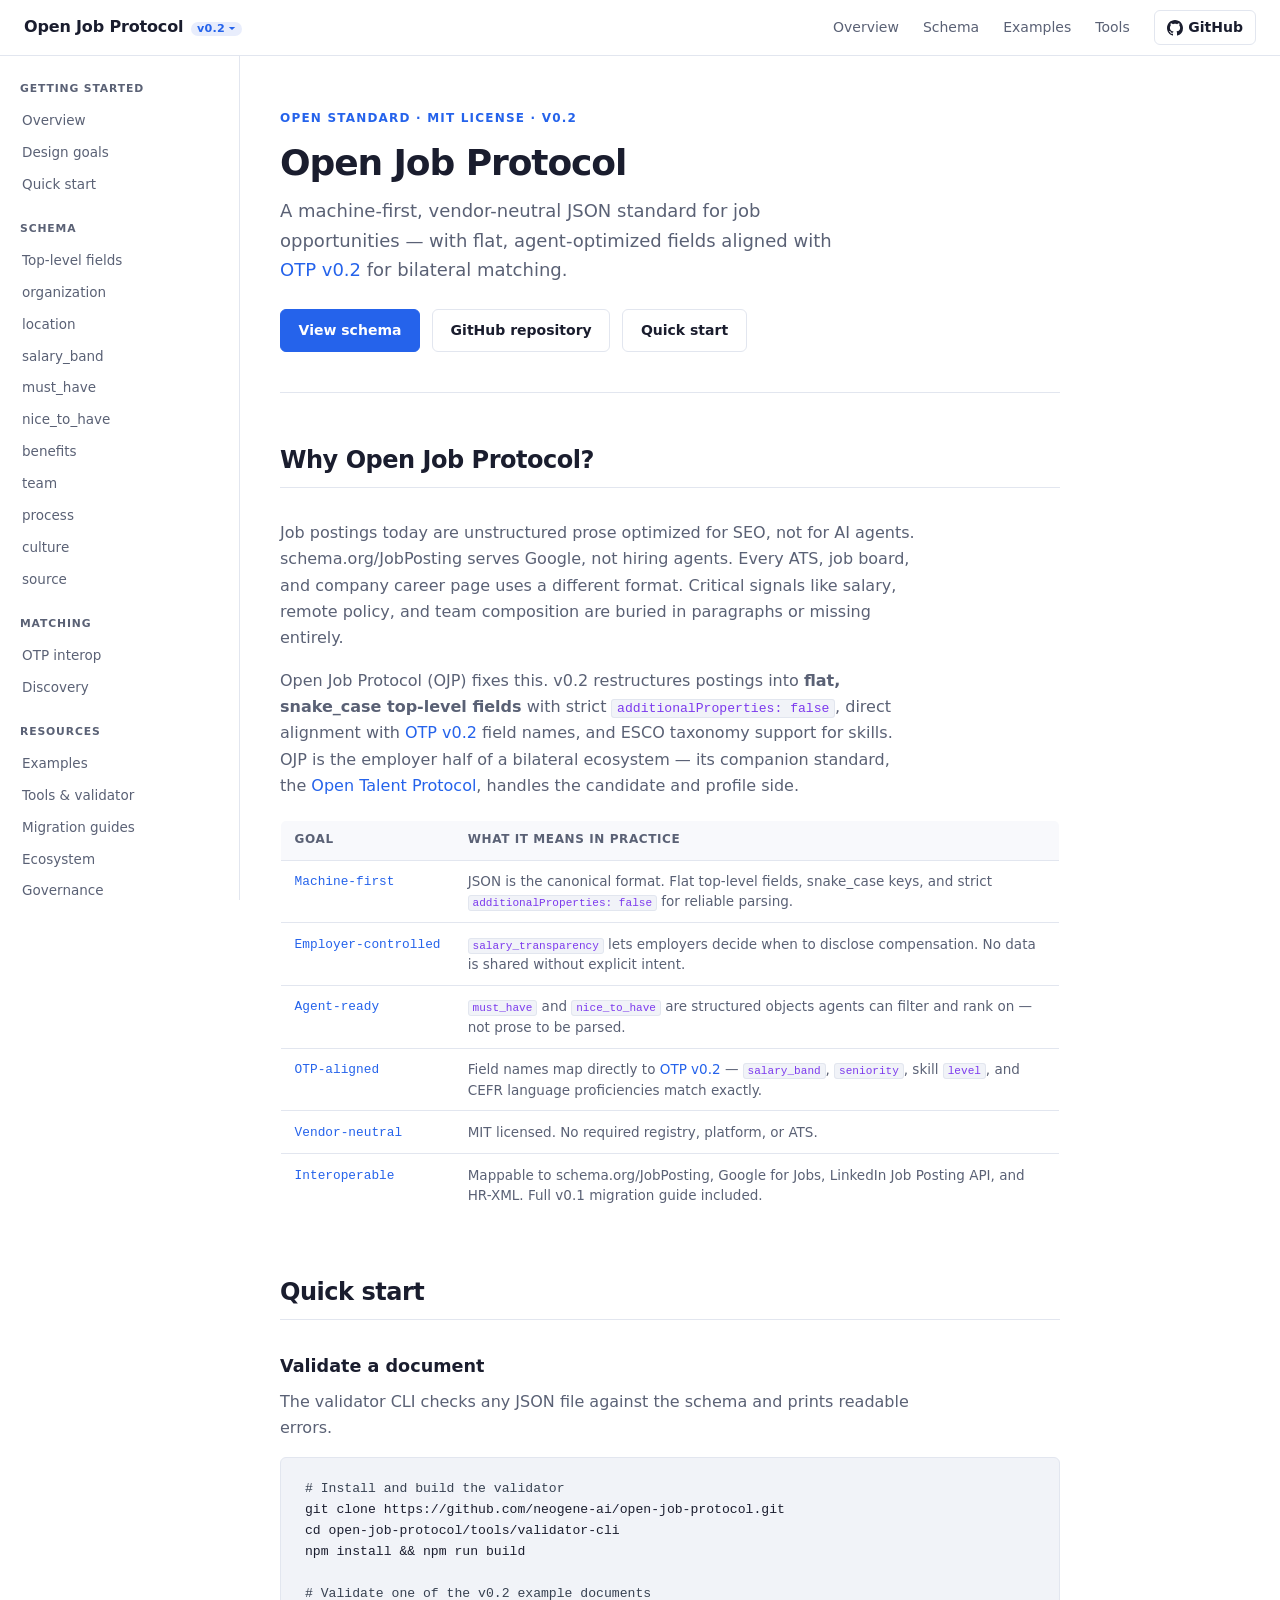
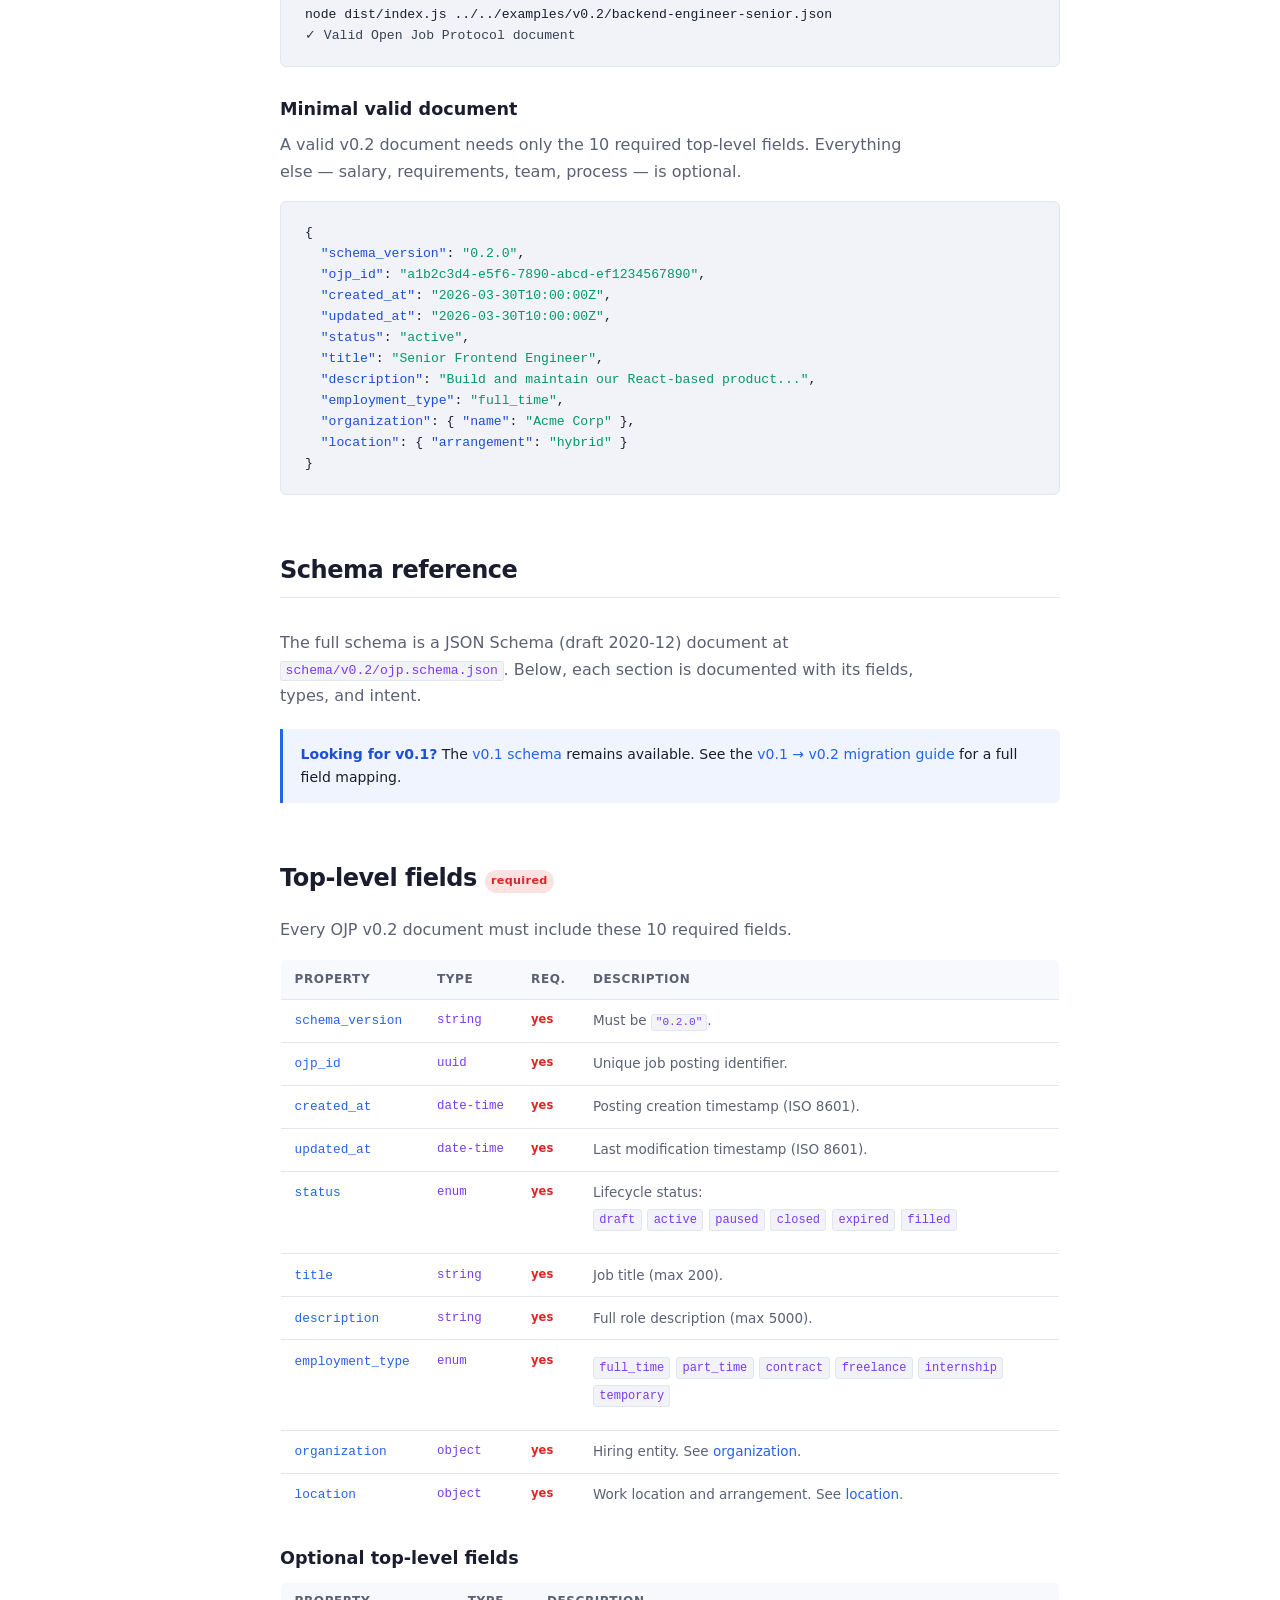
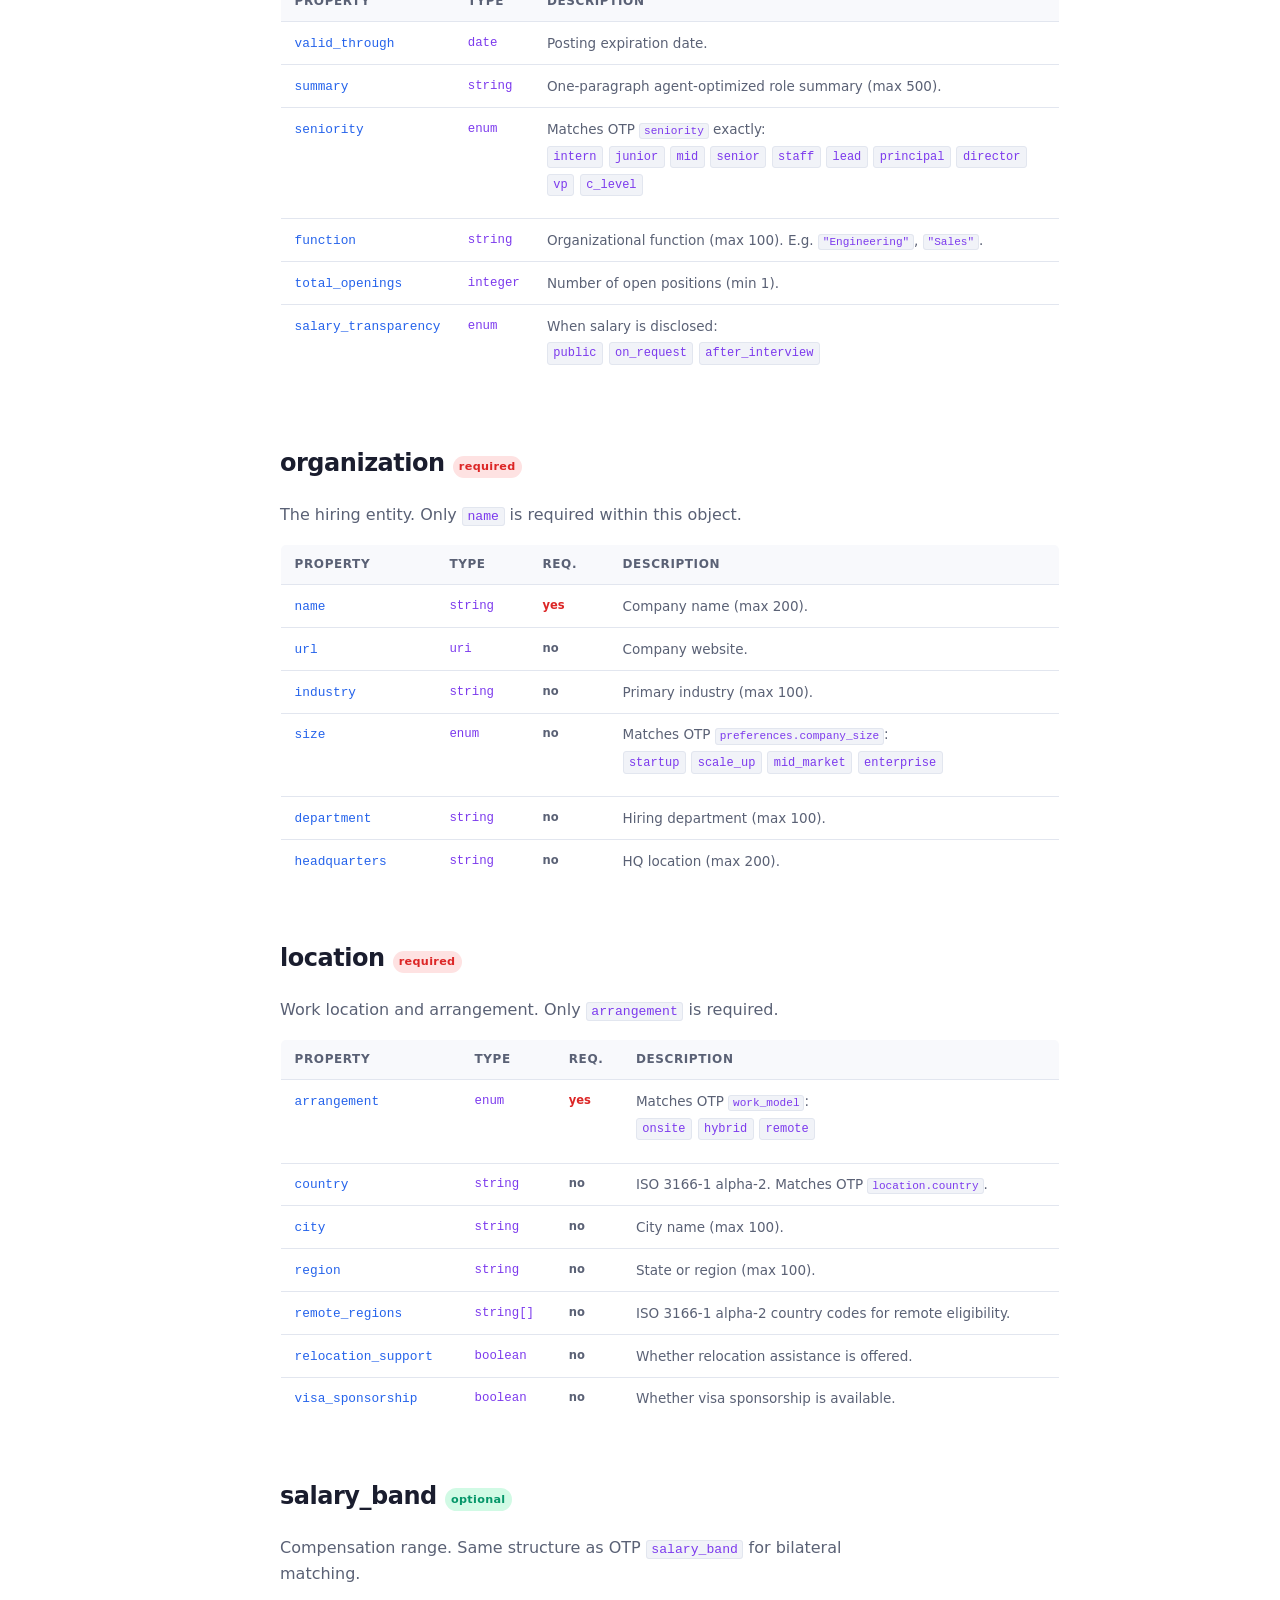
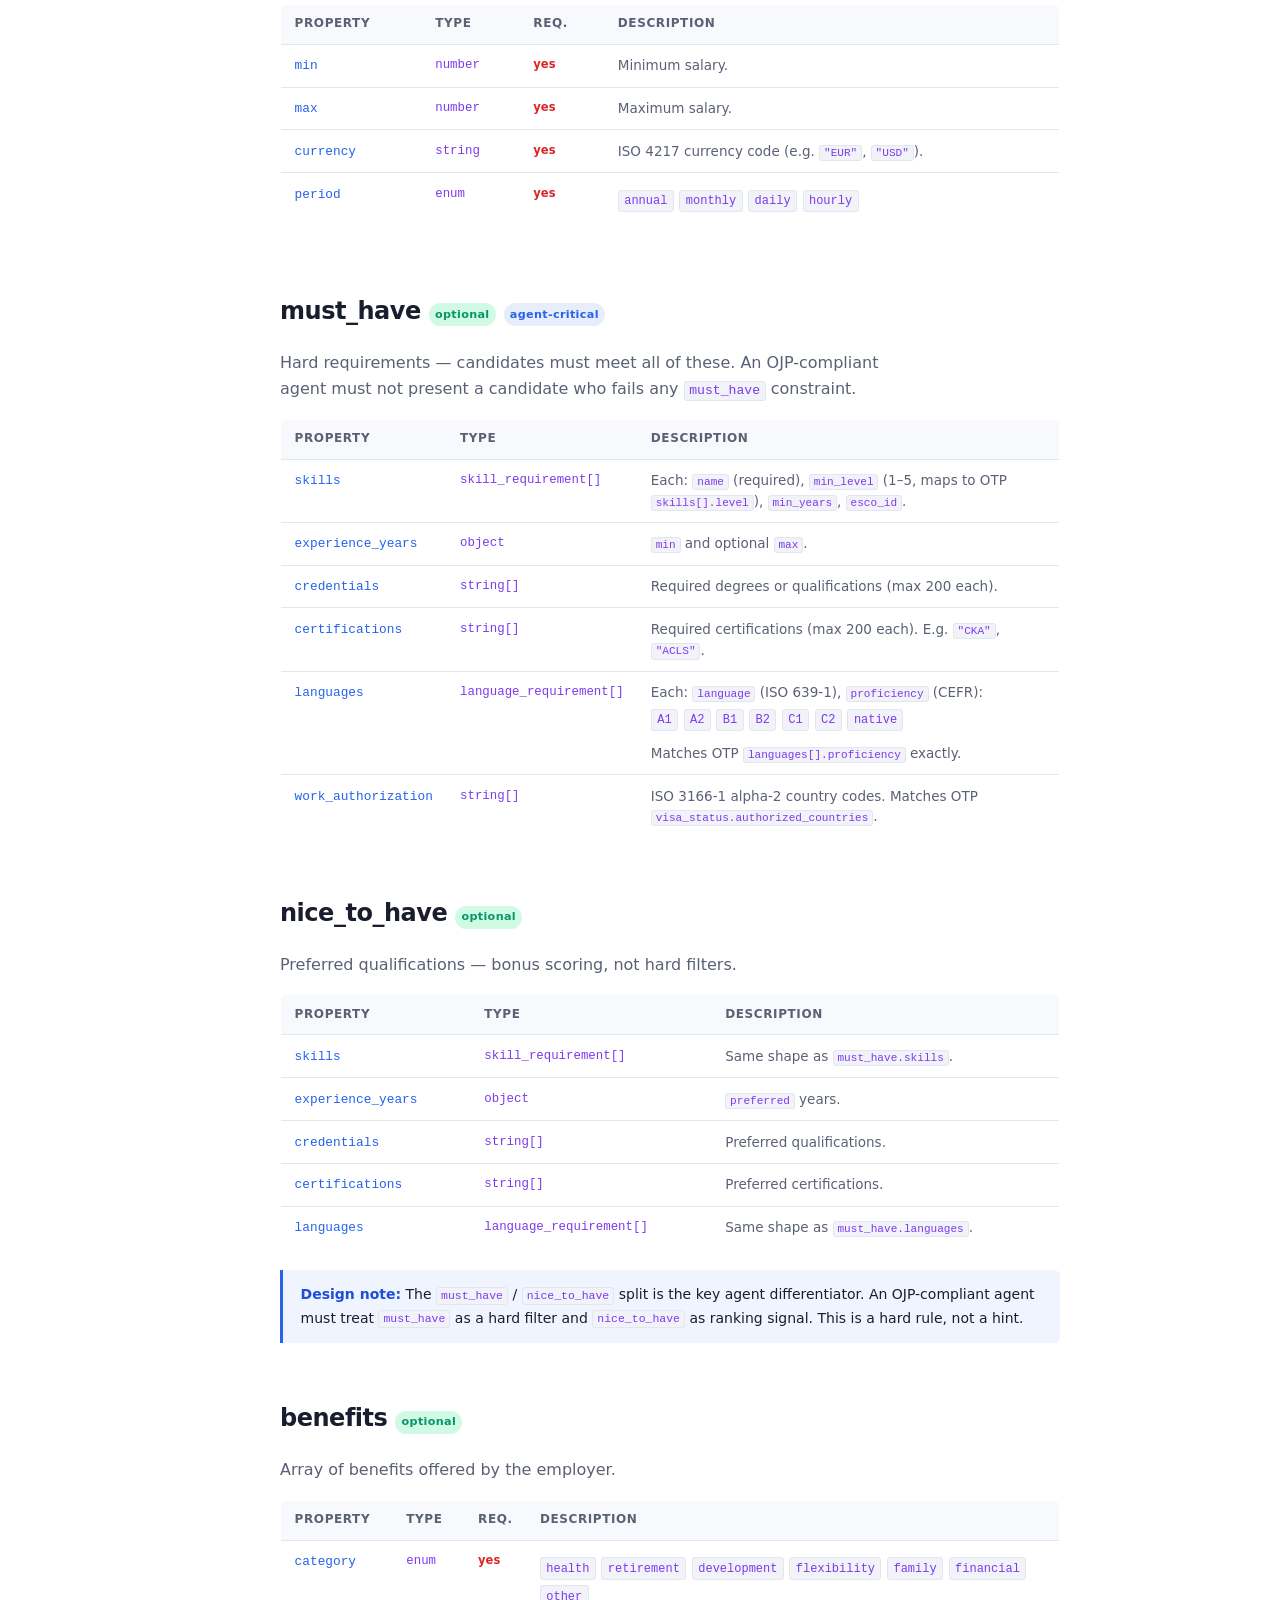
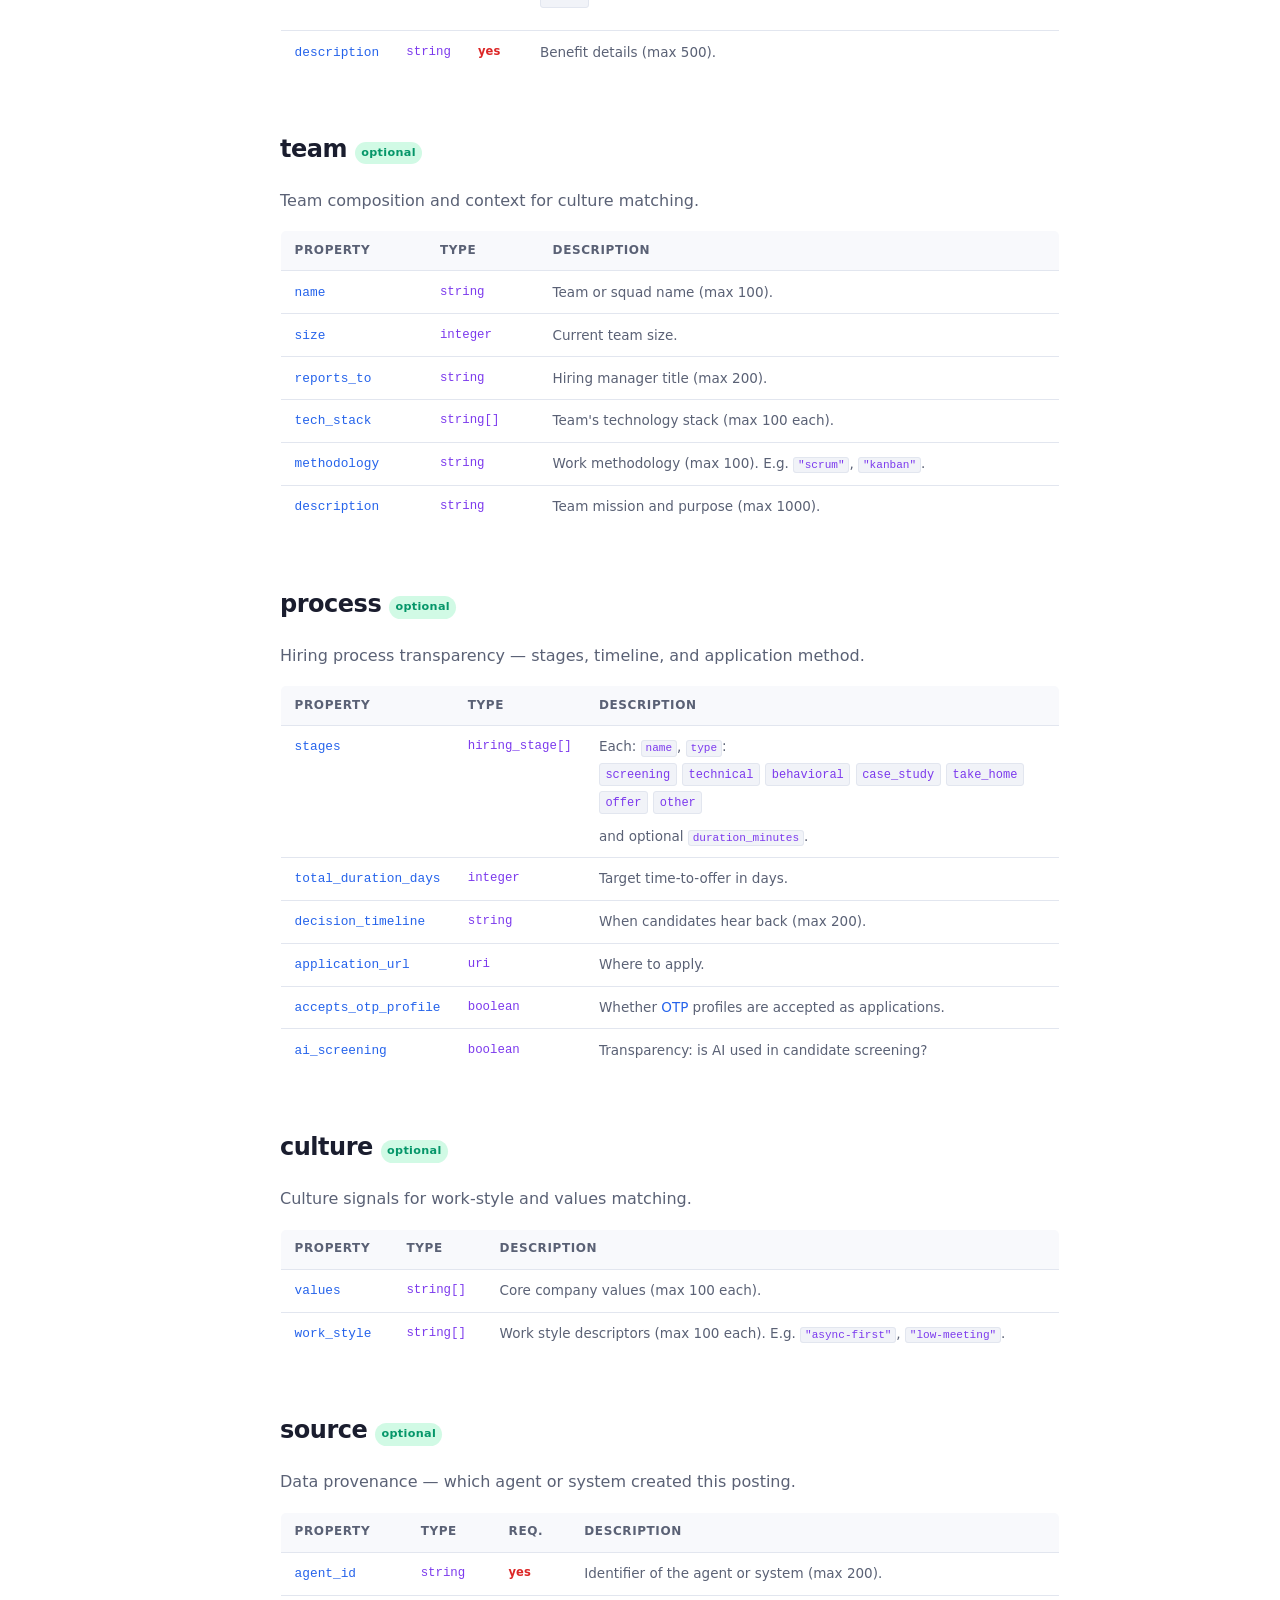
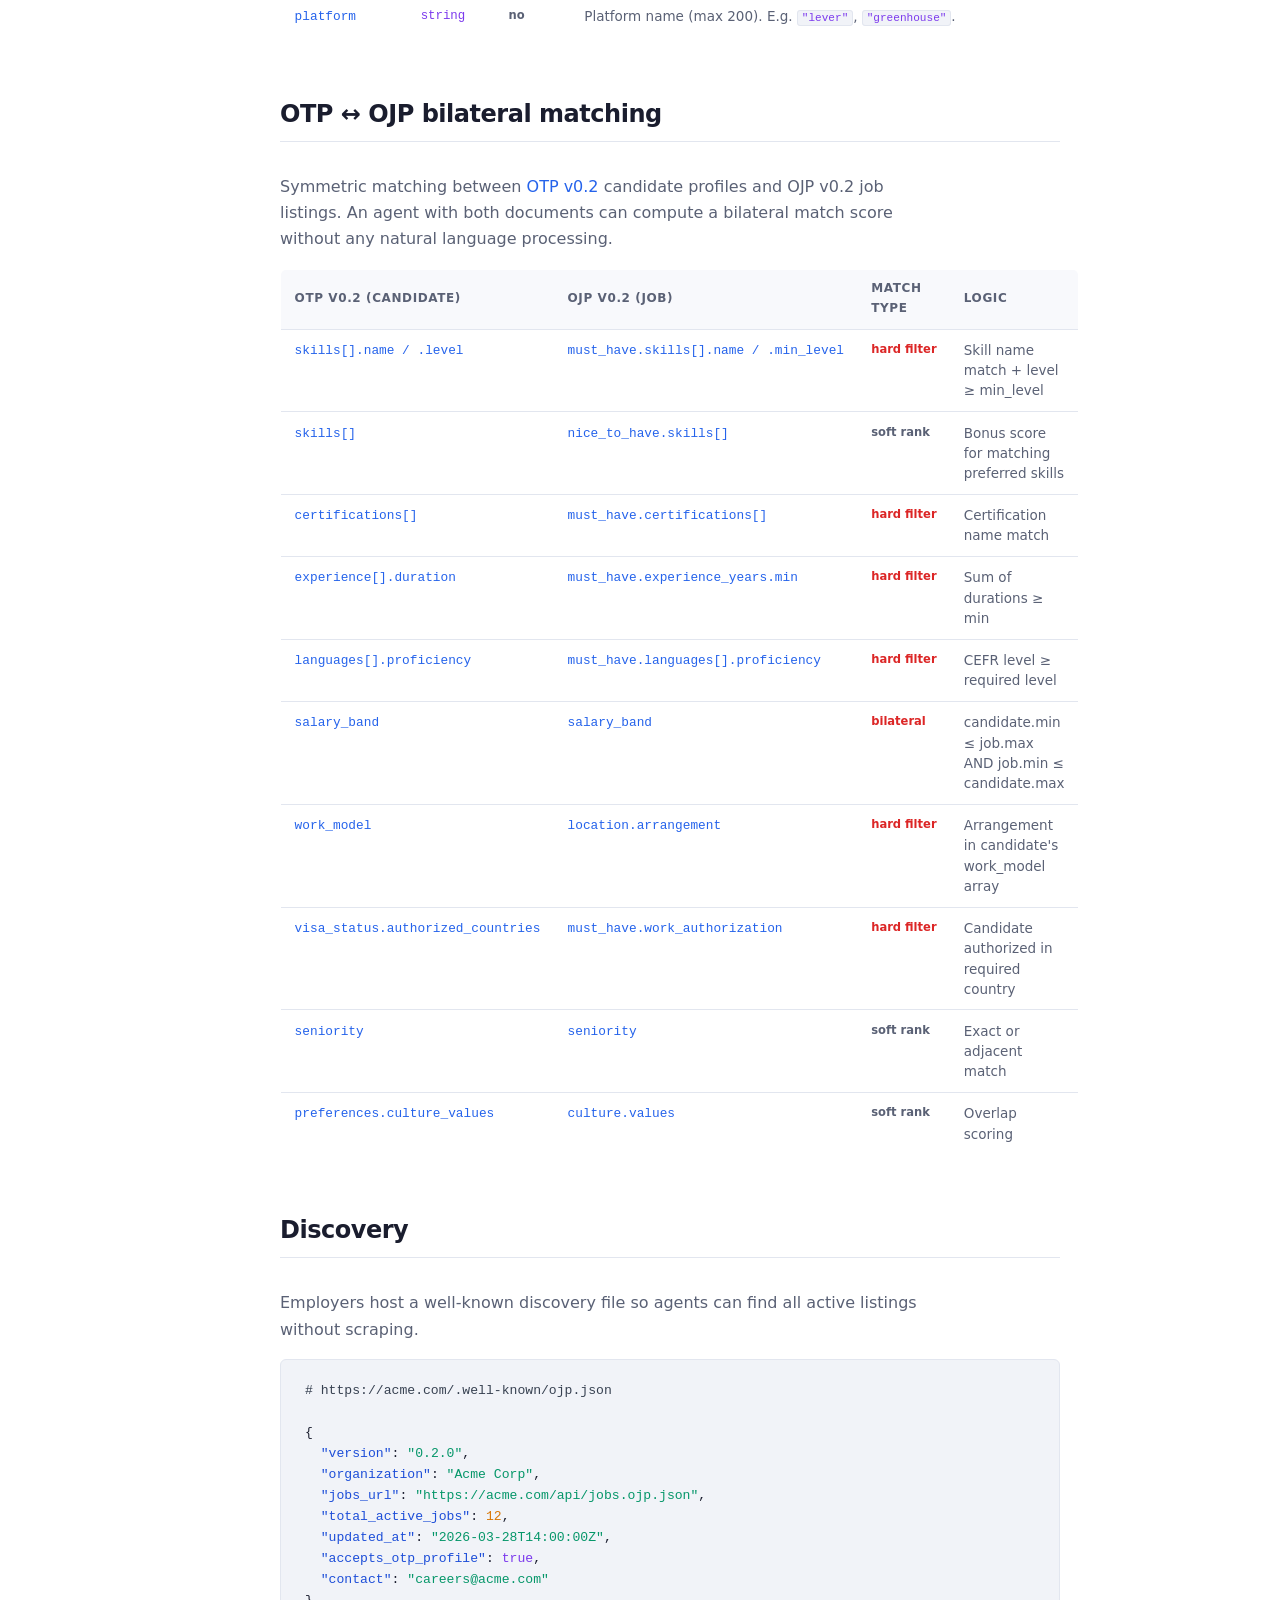
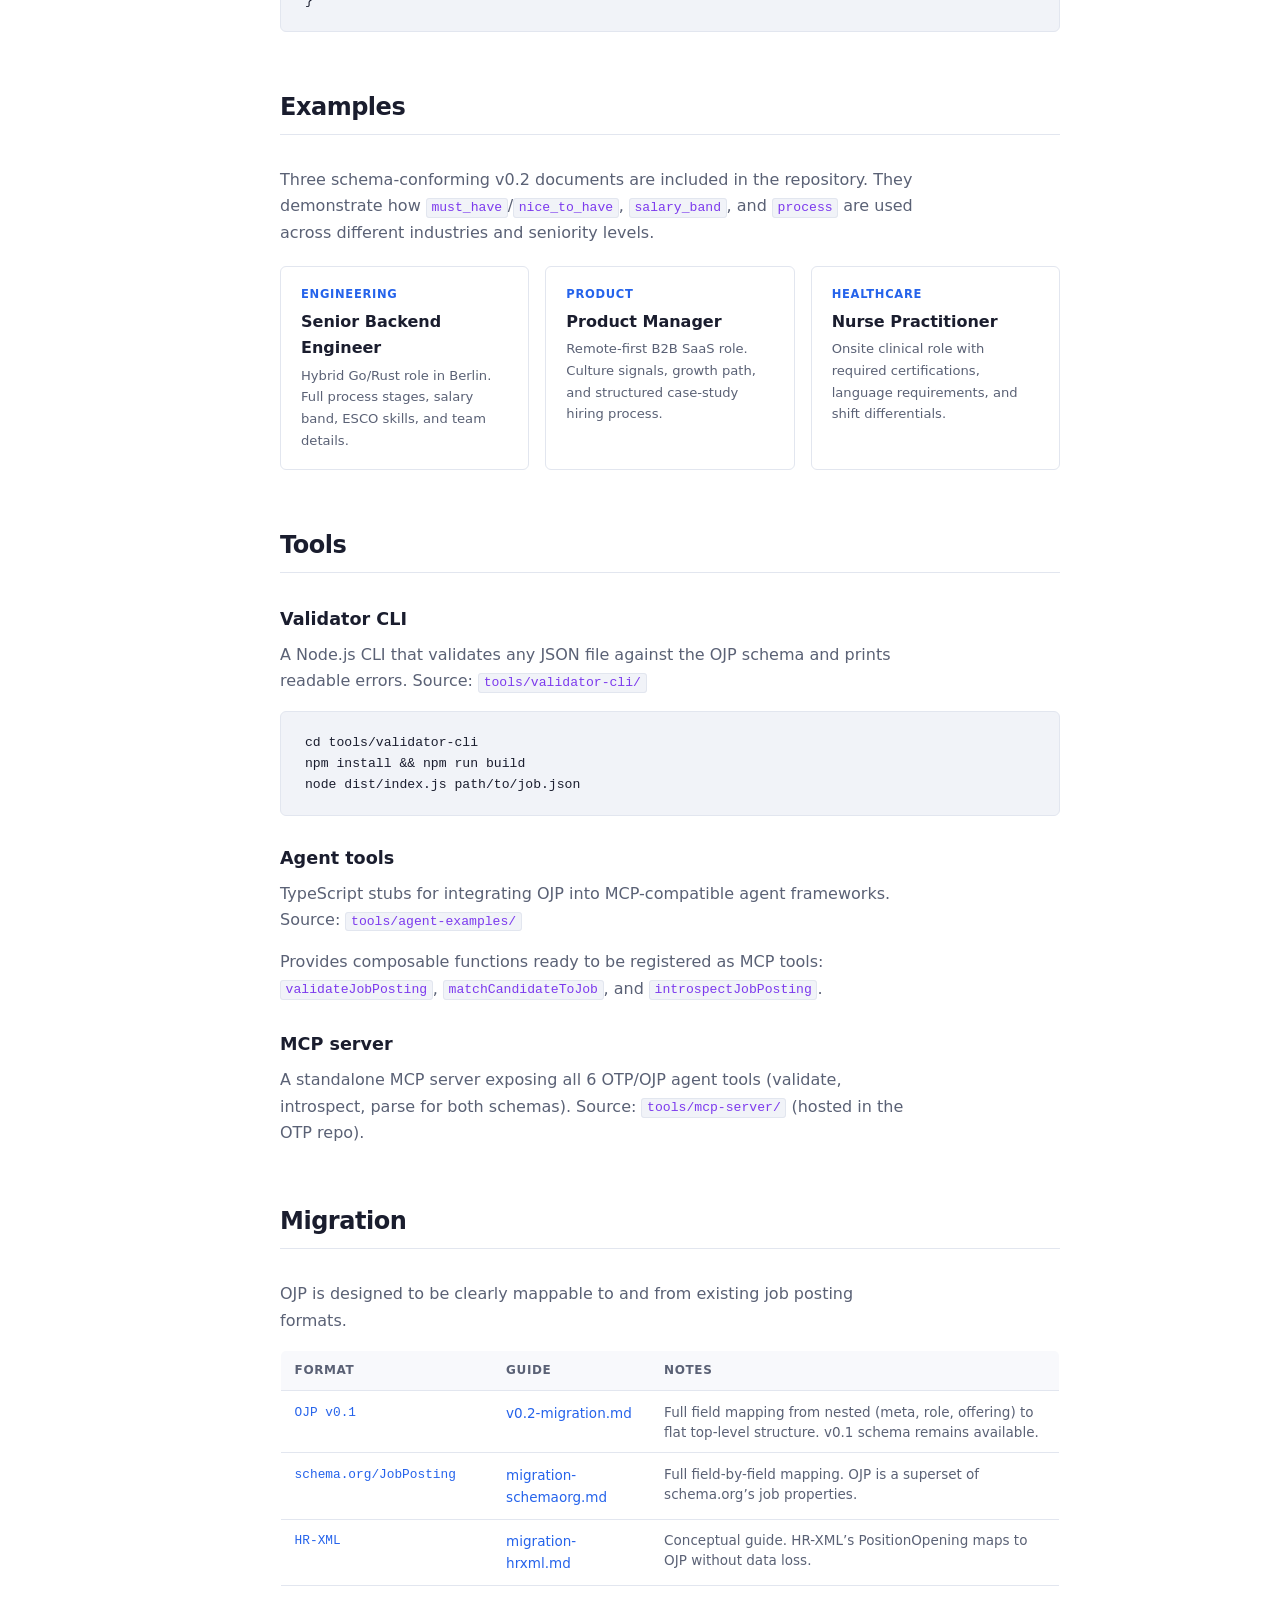
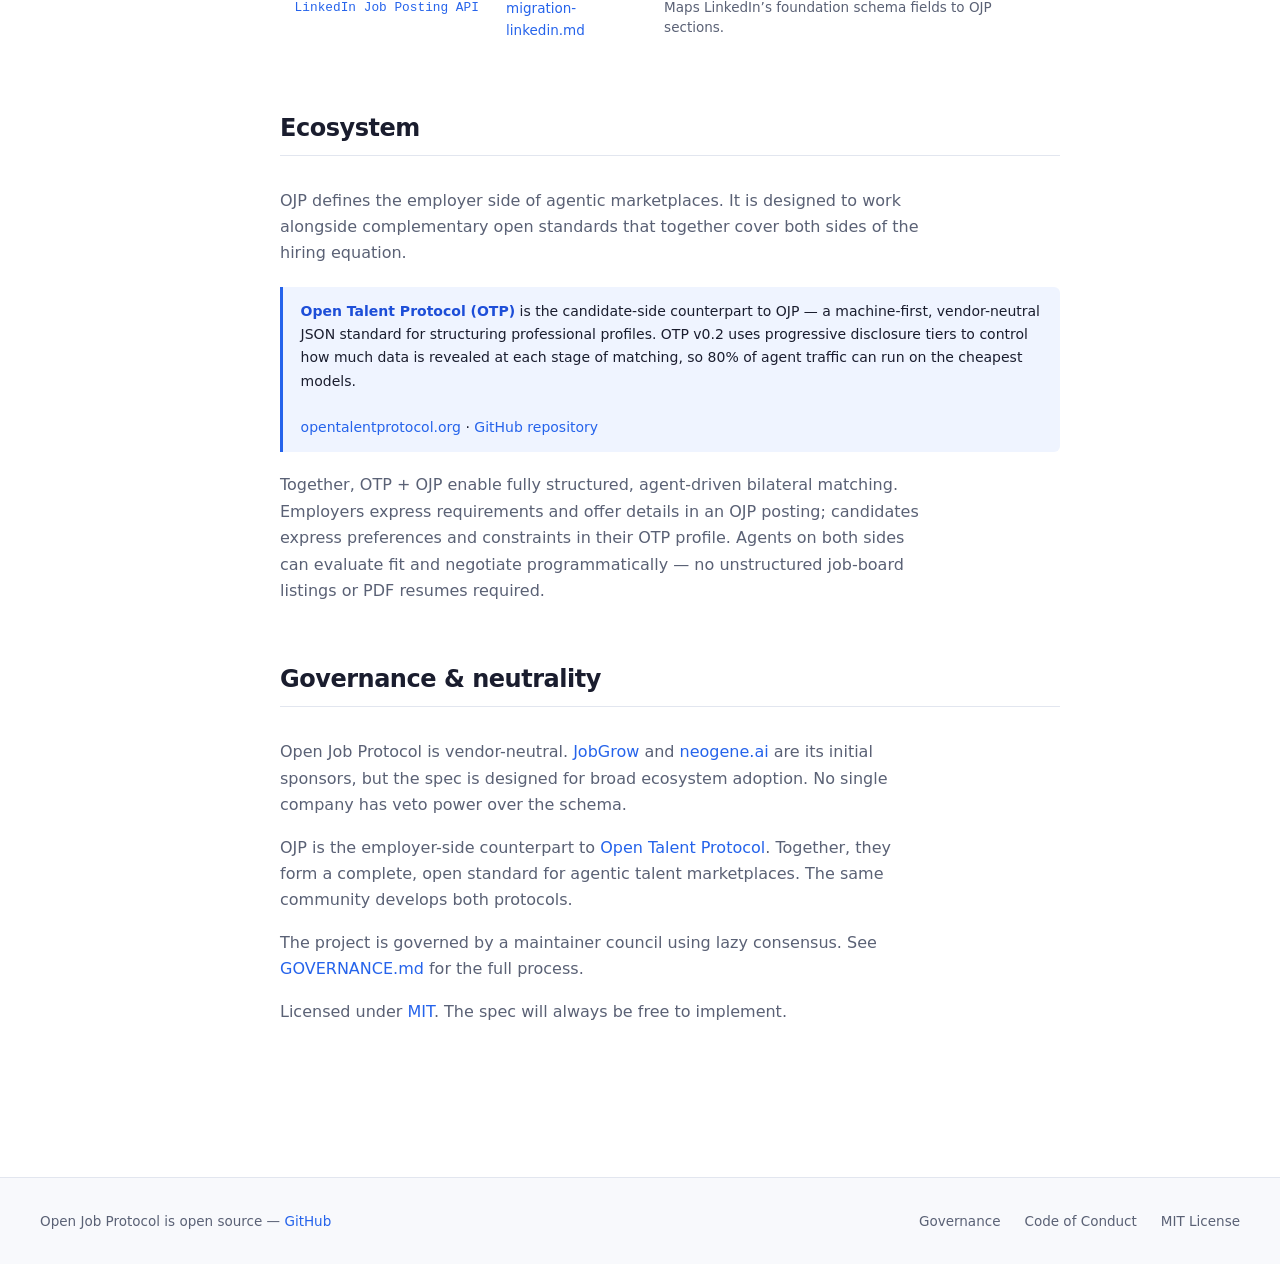
<file: site/index.html>
<!DOCTYPE html>
<html lang="en">
<head>
  <meta charset="UTF-8" />
  <meta name="viewport" content="width=device-width, initial-scale=1.0" />
  <meta name="description" content="Open Job Protocol – a machine-first, vendor-neutral JSON standard for job opportunities in agentic talent marketplaces." />
  <meta property="og:title" content="Open Job Protocol" />
  <meta property="og:description" content="An open, agent-ready standard for job opportunities. The employer-side counterpart to Open Talent Protocol. MIT licensed." />
  <meta property="og:type" content="website" />
  <meta property="og:url" content="https://openjobprotocol.org" />
  <title>Open Job Protocol – An open, agent-ready standard for job opportunities</title>
  <link rel="stylesheet" href="assets/css/style.css" />
  <link rel="icon" type="image/svg+xml" href="data:image/svg+xml,<svg xmlns='http://www.w3.org/2000/svg' viewBox='0 0 32 32'><rect width='32' height='32' rx='6' fill='%232563eb'/><text x='50%' y='55%' dominant-baseline='middle' text-anchor='middle' font-family='system-ui' font-size='18' font-weight='700' fill='white'>OJ</text></svg>" />
</head>
<body>

<!-- ============================================================
     Top navigation
     ============================================================ -->
<nav class="top-nav">
  <div class="nav-brand">
    <span class="nav-brand-name">Open Job Protocol</span>
    <div class="version-dropdown">
      <button class="nav-version" aria-haspopup="true" aria-expanded="false">v0.2 <svg class="version-chevron" width="10" height="6" viewBox="0 0 10 6" fill="currentColor"><path d="M1 1l4 4 4-4"/></svg></button>
      <ul class="version-menu">
        <li><a href="v0.1.html">v0.1</a></li>
        <li><a href="./" class="version-current">v0.2 <span class="version-latest">latest</span></a></li>
      </ul>
    </div>
  </div>
  <ul class="nav-links">
    <li><a href="#overview">Overview</a></li>
    <li><a href="#schema">Schema</a></li>
    <li><a href="#examples">Examples</a></li>
    <li><a href="#tools">Tools</a></li>
    <li><a href="https://github.com/neogene-ai/open-job-protocol" class="nav-github" target="_blank" rel="noopener">
      <svg width="16" height="16" viewBox="0 0 16 16" fill="currentColor" aria-hidden="true"><path d="M8 0C3.58 0 0 3.58 0 8c0 3.54 2.29 6.53 5.47 7.59.4.07.55-.17.55-.38 0-.19-.01-.82-.01-1.49-2.01.37-2.53-.49-2.69-.94-.09-.23-.48-.94-.82-1.13-.28-.15-.68-.52-.01-.53.63-.01 1.08.58 1.23.82.72 1.21 1.87.87 2.33.66.07-.52.28-.87.51-1.07-1.78-.2-3.64-.89-3.64-3.95 0-.87.31-1.59.82-2.15-.08-.2-.36-1.02.08-2.12 0 0 .67-.21 2.2.82.64-.18 1.32-.27 2-.27s1.36.09 2 .27c1.53-1.04 2.2-.82 2.2-.82.44 1.1.16 1.92.08 2.12.51.56.82 1.27.82 2.15 0 3.07-1.87 3.75-3.65 3.95.29.25.54.73.54 1.48 0 1.07-.01 1.93-.01 2.2 0 .21.15.46.55.38A8.01 8.01 0 0 0 16 8c0-4.42-3.58-8-8-8z"/></svg>
      GitHub
    </a></li>
  </ul>
</nav>

<!-- ============================================================
     Layout wrapper
     ============================================================ -->
<div class="layout">

  <!-- Sidebar -->
  <aside class="sidebar">
    <div class="sidebar-section">
      <div class="sidebar-label">Getting started</div>
      <ul class="sidebar-nav">
        <li><a href="#overview">Overview</a></li>
        <li><a href="#design-goals">Design goals</a></li>
        <li><a href="#quick-start">Quick start</a></li>
      </ul>
    </div>
    <div class="sidebar-section">
      <div class="sidebar-label">Schema</div>
      <ul class="sidebar-nav">
        <li><a href="#top-level">Top-level fields</a></li>
        <li><a href="#organization">organization</a></li>
        <li><a href="#location">location</a></li>
        <li><a href="#salary-band">salary_band</a></li>
        <li><a href="#must-have">must_have</a></li>
        <li><a href="#nice-to-have">nice_to_have</a></li>
        <li><a href="#benefits">benefits</a></li>
        <li><a href="#team">team</a></li>
        <li><a href="#process">process</a></li>
        <li><a href="#culture">culture</a></li>
        <li><a href="#source">source</a></li>
      </ul>
    </div>
    <div class="sidebar-section">
      <div class="sidebar-label">Matching</div>
      <ul class="sidebar-nav">
        <li><a href="#otp-matching">OTP interop</a></li>
        <li><a href="#discovery">Discovery</a></li>
      </ul>
    </div>
    <div class="sidebar-section">
      <div class="sidebar-label">Resources</div>
      <ul class="sidebar-nav">
        <li><a href="#examples">Examples</a></li>
        <li><a href="#tools">Tools &amp; validator</a></li>
        <li><a href="#migration">Migration guides</a></li>
        <li><a href="#ecosystem">Ecosystem</a></li>
        <li><a href="#governance">Governance</a></li>
      </ul>
    </div>
  </aside>

  <!-- Main content -->
  <main class="main">
  <div class="content-wrap">

    <!-- ======================================================
         Hero
         ====================================================== -->
    <section class="hero" id="overview">
      <span class="hero-eyebrow">Open Standard &middot; MIT License &middot; v0.2</span>
      <h1>Open Job Protocol</h1>
      <p class="hero-tagline">
        A machine-first, vendor-neutral JSON standard for job opportunities &mdash;
        with flat, agent-optimized fields aligned with
        <a href="https://opentalentprotocol.org" target="_blank" rel="noopener">OTP&nbsp;v0.2</a>
        for bilateral matching.
      </p>
      <div class="hero-actions">
        <a href="https://github.com/neogene-ai/open-job-protocol/blob/main/schema/v0.2/ojp.schema.json"
           class="btn btn-primary" target="_blank" rel="noopener">View schema</a>
        <a href="https://github.com/neogene-ai/open-job-protocol"
           class="btn btn-outline" target="_blank" rel="noopener">GitHub repository</a>
        <a href="#quick-start" class="btn btn-outline">Quick start</a>
      </div>
    </section>

    <!-- ======================================================
         Why
         ====================================================== -->
    <section class="spec-section" id="design-goals">
      <h2>Why Open Job Protocol?</h2>
      <hr class="section-divider" />

      <p>
        Job postings today are unstructured prose optimized for SEO, not for AI agents.
        schema.org/JobPosting serves Google, not hiring agents. Every ATS, job board,
        and company career page uses a different format. Critical signals like salary,
        remote policy, and team composition are buried in paragraphs or missing entirely.
      </p>

      <p>
        Open Job Protocol (OJP) fixes this. v0.2 restructures postings into
        <strong>flat, snake_case top-level fields</strong> with strict <code>additionalProperties: false</code>,
        direct alignment with <a href="https://opentalentprotocol.org" target="_blank" rel="noopener">OTP&nbsp;v0.2</a>
        field names, and ESCO taxonomy support for skills. OJP is the employer half of a bilateral ecosystem &mdash;
        its companion standard, the
        <a href="https://opentalentprotocol.org" target="_blank" rel="noopener">Open Talent Protocol</a>,
        handles the candidate and profile side.
      </p>

      <table class="prop-table" style="margin-top:1.25rem">
        <thead>
          <tr>
            <th>Goal</th>
            <th>What it means in practice</th>
          </tr>
        </thead>
        <tbody>
          <tr>
            <td class="prop-name">Machine-first</td>
            <td class="prop-desc">JSON is the canonical format. Flat top-level fields, snake_case keys, and strict <code>additionalProperties: false</code> for reliable parsing.</td>
          </tr>
          <tr>
            <td class="prop-name">Employer-controlled</td>
            <td class="prop-desc"><code>salary_transparency</code> lets employers decide when to disclose compensation. No data is shared without explicit intent.</td>
          </tr>
          <tr>
            <td class="prop-name">Agent-ready</td>
            <td class="prop-desc"><code>must_have</code> and <code>nice_to_have</code> are structured objects agents can filter and rank on &mdash; not prose to be parsed.</td>
          </tr>
          <tr>
            <td class="prop-name">OTP-aligned</td>
            <td class="prop-desc">Field names map directly to <a href="https://opentalentprotocol.org" target="_blank" rel="noopener">OTP&nbsp;v0.2</a> &mdash; <code>salary_band</code>, <code>seniority</code>, skill <code>level</code>, and CEFR language proficiencies match exactly.</td>
          </tr>
          <tr>
            <td class="prop-name">Vendor-neutral</td>
            <td class="prop-desc">MIT licensed. No required registry, platform, or ATS.</td>
          </tr>
          <tr>
            <td class="prop-name">Interoperable</td>
            <td class="prop-desc">Mappable to schema.org/JobPosting, Google for Jobs, LinkedIn Job Posting API, and HR-XML. Full v0.1 migration guide included.</td>
          </tr>
        </tbody>
      </table>
    </section>

    <!-- ======================================================
         Quick start
         ====================================================== -->
    <section class="spec-section" id="quick-start">
      <h2>Quick start</h2>
      <hr class="section-divider" />

      <h3>Validate a document</h3>
      <p>The validator CLI checks any JSON file against the schema and prints readable errors.</p>
<pre>
<span class="json-punct"># Install and build the validator</span>
git clone https://github.com/neogene-ai/open-job-protocol.git
cd open-job-protocol/tools/validator-cli
npm install &amp;&amp; npm run build

<span class="json-punct"># Validate one of the v0.2 example documents</span>
node dist/index.js ../../examples/v0.2/backend-engineer-senior.json
<span class="json-punct">&#x2713; Valid Open Job Protocol document</span>
</pre>

      <h3>Minimal valid document</h3>
      <p>
        A valid v0.2 document needs only the 10 required top-level fields.
        Everything else &mdash; salary, requirements, team, process &mdash; is optional.
      </p>
<pre>
{
  <span class="json-key">"schema_version"</span>: <span class="json-str">"0.2.0"</span>,
  <span class="json-key">"ojp_id"</span>: <span class="json-str">"a1b2c3d4-e5f6-7890-abcd-ef1234567890"</span>,
  <span class="json-key">"created_at"</span>: <span class="json-str">"2026-03-30T10:00:00Z"</span>,
  <span class="json-key">"updated_at"</span>: <span class="json-str">"2026-03-30T10:00:00Z"</span>,
  <span class="json-key">"status"</span>: <span class="json-str">"active"</span>,
  <span class="json-key">"title"</span>: <span class="json-str">"Senior Frontend Engineer"</span>,
  <span class="json-key">"description"</span>: <span class="json-str">"Build and maintain our React-based product..."</span>,
  <span class="json-key">"employment_type"</span>: <span class="json-str">"full_time"</span>,
  <span class="json-key">"organization"</span>: { <span class="json-key">"name"</span>: <span class="json-str">"Acme Corp"</span> },
  <span class="json-key">"location"</span>: { <span class="json-key">"arrangement"</span>: <span class="json-str">"hybrid"</span> }
}
</pre>
    </section>

    <!-- ======================================================
         Schema reference
         ====================================================== -->
    <section class="spec-section" id="schema">
      <h2>Schema reference</h2>
      <hr class="section-divider" />
      <p>
        The full schema is a JSON Schema (draft 2020-12) document at
        <a href="https://github.com/neogene-ai/open-job-protocol/blob/main/schema/v0.2/ojp.schema.json"
           target="_blank" rel="noopener"><code>schema/v0.2/ojp.schema.json</code></a>.
        Below, each section is documented with its fields, types, and intent.
      </p>

      <div class="callout">
        <strong>Looking for v0.1?</strong> The
        <a href="https://github.com/neogene-ai/open-job-protocol/blob/main/schema/openjob-protocol.schema.json"
           target="_blank" rel="noopener">v0.1 schema</a>
        remains available. See the
        <a href="https://github.com/neogene-ai/open-job-protocol/blob/main/docs/v0.2-migration.md"
           target="_blank" rel="noopener">v0.1 &rarr; v0.2 migration guide</a>
        for a full field mapping.
      </div>
    </section>

    <!-- ---- top-level fields --------------------------------- -->
    <section class="spec-section" id="top-level">
      <div class="section-meta">
        <h2>Top-level fields</h2>
        <span class="badge badge-required">required</span>
      </div>
      <p>Every OJP v0.2 document must include these 10 required fields.</p>

      <table class="prop-table">
        <thead><tr><th>Property</th><th>Type</th><th>Req.</th><th>Description</th></tr></thead>
        <tbody>
          <tr>
            <td class="prop-name">schema_version</td>
            <td class="prop-type">string</td>
            <td class="prop-req req-yes">yes</td>
            <td class="prop-desc">Must be <code>"0.2.0"</code>.</td>
          </tr>
          <tr>
            <td class="prop-name">ojp_id</td>
            <td class="prop-type">uuid</td>
            <td class="prop-req req-yes">yes</td>
            <td class="prop-desc">Unique job posting identifier.</td>
          </tr>
          <tr>
            <td class="prop-name">created_at</td>
            <td class="prop-type">date-time</td>
            <td class="prop-req req-yes">yes</td>
            <td class="prop-desc">Posting creation timestamp (ISO 8601).</td>
          </tr>
          <tr>
            <td class="prop-name">updated_at</td>
            <td class="prop-type">date-time</td>
            <td class="prop-req req-yes">yes</td>
            <td class="prop-desc">Last modification timestamp (ISO 8601).</td>
          </tr>
          <tr>
            <td class="prop-name">status</td>
            <td class="prop-type">enum</td>
            <td class="prop-req req-yes">yes</td>
            <td class="prop-desc">
              Lifecycle status:
              <div class="enum-list">
                <span class="enum-val">draft</span><span class="enum-val">active</span><span class="enum-val">paused</span>
                <span class="enum-val">closed</span><span class="enum-val">expired</span><span class="enum-val">filled</span>
              </div>
            </td>
          </tr>
          <tr>
            <td class="prop-name">title</td>
            <td class="prop-type">string</td>
            <td class="prop-req req-yes">yes</td>
            <td class="prop-desc">Job title (max 200).</td>
          </tr>
          <tr>
            <td class="prop-name">description</td>
            <td class="prop-type">string</td>
            <td class="prop-req req-yes">yes</td>
            <td class="prop-desc">Full role description (max 5000).</td>
          </tr>
          <tr>
            <td class="prop-name">employment_type</td>
            <td class="prop-type">enum</td>
            <td class="prop-req req-yes">yes</td>
            <td class="prop-desc">
              <div class="enum-list">
                <span class="enum-val">full_time</span><span class="enum-val">part_time</span><span class="enum-val">contract</span>
                <span class="enum-val">freelance</span><span class="enum-val">internship</span><span class="enum-val">temporary</span>
              </div>
            </td>
          </tr>
          <tr>
            <td class="prop-name">organization</td>
            <td class="prop-type">object</td>
            <td class="prop-req req-yes">yes</td>
            <td class="prop-desc">Hiring entity. See <a href="#organization">organization</a>.</td>
          </tr>
          <tr>
            <td class="prop-name">location</td>
            <td class="prop-type">object</td>
            <td class="prop-req req-yes">yes</td>
            <td class="prop-desc">Work location and arrangement. See <a href="#location">location</a>.</td>
          </tr>
        </tbody>
      </table>

      <h3>Optional top-level fields</h3>
      <table class="prop-table">
        <thead><tr><th>Property</th><th>Type</th><th>Description</th></tr></thead>
        <tbody>
          <tr>
            <td class="prop-name">valid_through</td>
            <td class="prop-type">date</td>
            <td class="prop-desc">Posting expiration date.</td>
          </tr>
          <tr>
            <td class="prop-name">summary</td>
            <td class="prop-type">string</td>
            <td class="prop-desc">One-paragraph agent-optimized role summary (max 500).</td>
          </tr>
          <tr>
            <td class="prop-name">seniority</td>
            <td class="prop-type">enum</td>
            <td class="prop-desc">
              Matches OTP <code>seniority</code> exactly:
              <div class="enum-list">
                <span class="enum-val">intern</span><span class="enum-val">junior</span><span class="enum-val">mid</span>
                <span class="enum-val">senior</span><span class="enum-val">staff</span><span class="enum-val">lead</span>
                <span class="enum-val">principal</span><span class="enum-val">director</span><span class="enum-val">vp</span><span class="enum-val">c_level</span>
              </div>
            </td>
          </tr>
          <tr>
            <td class="prop-name">function</td>
            <td class="prop-type">string</td>
            <td class="prop-desc">Organizational function (max 100). E.g. <code>"Engineering"</code>, <code>"Sales"</code>.</td>
          </tr>
          <tr>
            <td class="prop-name">total_openings</td>
            <td class="prop-type">integer</td>
            <td class="prop-desc">Number of open positions (min 1).</td>
          </tr>
          <tr>
            <td class="prop-name">salary_transparency</td>
            <td class="prop-type">enum</td>
            <td class="prop-desc">
              When salary is disclosed:
              <div class="enum-list">
                <span class="enum-val">public</span><span class="enum-val">on_request</span><span class="enum-val">after_interview</span>
              </div>
            </td>
          </tr>
        </tbody>
      </table>
    </section>

    <!-- ---- organization ------------------------------------- -->
    <section class="spec-section" id="organization">
      <div class="section-meta">
        <h2>organization</h2>
        <span class="badge badge-required">required</span>
      </div>
      <p>The hiring entity. Only <code>name</code> is required within this object.</p>
      <table class="prop-table">
        <thead><tr><th>Property</th><th>Type</th><th>Req.</th><th>Description</th></tr></thead>
        <tbody>
          <tr><td class="prop-name">name</td><td class="prop-type">string</td><td class="prop-req req-yes">yes</td><td class="prop-desc">Company name (max 200).</td></tr>
          <tr><td class="prop-name">url</td><td class="prop-type">uri</td><td class="prop-req req-no">no</td><td class="prop-desc">Company website.</td></tr>
          <tr><td class="prop-name">industry</td><td class="prop-type">string</td><td class="prop-req req-no">no</td><td class="prop-desc">Primary industry (max 100).</td></tr>
          <tr>
            <td class="prop-name">size</td><td class="prop-type">enum</td><td class="prop-req req-no">no</td>
            <td class="prop-desc">
              Matches OTP <code>preferences.company_size</code>:
              <div class="enum-list">
                <span class="enum-val">startup</span><span class="enum-val">scale_up</span><span class="enum-val">mid_market</span><span class="enum-val">enterprise</span>
              </div>
            </td>
          </tr>
          <tr><td class="prop-name">department</td><td class="prop-type">string</td><td class="prop-req req-no">no</td><td class="prop-desc">Hiring department (max 100).</td></tr>
          <tr><td class="prop-name">headquarters</td><td class="prop-type">string</td><td class="prop-req req-no">no</td><td class="prop-desc">HQ location (max 200).</td></tr>
        </tbody>
      </table>
    </section>

    <!-- ---- location ----------------------------------------- -->
    <section class="spec-section" id="location">
      <div class="section-meta">
        <h2>location</h2>
        <span class="badge badge-required">required</span>
      </div>
      <p>Work location and arrangement. Only <code>arrangement</code> is required.</p>
      <table class="prop-table">
        <thead><tr><th>Property</th><th>Type</th><th>Req.</th><th>Description</th></tr></thead>
        <tbody>
          <tr>
            <td class="prop-name">arrangement</td><td class="prop-type">enum</td><td class="prop-req req-yes">yes</td>
            <td class="prop-desc">
              Matches OTP <code>work_model</code>:
              <div class="enum-list">
                <span class="enum-val">onsite</span><span class="enum-val">hybrid</span><span class="enum-val">remote</span>
              </div>
            </td>
          </tr>
          <tr><td class="prop-name">country</td><td class="prop-type">string</td><td class="prop-req req-no">no</td><td class="prop-desc">ISO 3166-1 alpha-2. Matches OTP <code>location.country</code>.</td></tr>
          <tr><td class="prop-name">city</td><td class="prop-type">string</td><td class="prop-req req-no">no</td><td class="prop-desc">City name (max 100).</td></tr>
          <tr><td class="prop-name">region</td><td class="prop-type">string</td><td class="prop-req req-no">no</td><td class="prop-desc">State or region (max 100).</td></tr>
          <tr><td class="prop-name">remote_regions</td><td class="prop-type">string[]</td><td class="prop-req req-no">no</td><td class="prop-desc">ISO 3166-1 alpha-2 country codes for remote eligibility.</td></tr>
          <tr><td class="prop-name">relocation_support</td><td class="prop-type">boolean</td><td class="prop-req req-no">no</td><td class="prop-desc">Whether relocation assistance is offered.</td></tr>
          <tr><td class="prop-name">visa_sponsorship</td><td class="prop-type">boolean</td><td class="prop-req req-no">no</td><td class="prop-desc">Whether visa sponsorship is available.</td></tr>
        </tbody>
      </table>
    </section>

    <!-- ---- salary_band -------------------------------------- -->
    <section class="spec-section" id="salary-band">
      <div class="section-meta">
        <h2>salary_band</h2>
        <span class="badge badge-optional">optional</span>
      </div>
      <p>Compensation range. Same structure as OTP <code>salary_band</code> for bilateral matching.</p>
      <table class="prop-table">
        <thead><tr><th>Property</th><th>Type</th><th>Req.</th><th>Description</th></tr></thead>
        <tbody>
          <tr><td class="prop-name">min</td><td class="prop-type">number</td><td class="prop-req req-yes">yes</td><td class="prop-desc">Minimum salary.</td></tr>
          <tr><td class="prop-name">max</td><td class="prop-type">number</td><td class="prop-req req-yes">yes</td><td class="prop-desc">Maximum salary.</td></tr>
          <tr><td class="prop-name">currency</td><td class="prop-type">string</td><td class="prop-req req-yes">yes</td><td class="prop-desc">ISO 4217 currency code (e.g. <code>"EUR"</code>, <code>"USD"</code>).</td></tr>
          <tr>
            <td class="prop-name">period</td><td class="prop-type">enum</td><td class="prop-req req-yes">yes</td>
            <td class="prop-desc">
              <div class="enum-list">
                <span class="enum-val">annual</span><span class="enum-val">monthly</span><span class="enum-val">daily</span><span class="enum-val">hourly</span>
              </div>
            </td>
          </tr>
        </tbody>
      </table>
    </section>

    <!-- ---- must_have ---------------------------------------- -->
    <section class="spec-section" id="must-have">
      <div class="section-meta">
        <h2>must_have</h2>
        <span class="badge badge-optional">optional</span>
        <span class="badge badge-new">agent-critical</span>
      </div>
      <p>
        Hard requirements &mdash; candidates must meet all of these.
        An OJP-compliant agent must not present a candidate who fails any <code>must_have</code> constraint.
      </p>
      <table class="prop-table">
        <thead><tr><th>Property</th><th>Type</th><th>Description</th></tr></thead>
        <tbody>
          <tr><td class="prop-name">skills</td><td class="prop-type">skill_requirement[]</td><td class="prop-desc">Each: <code>name</code> (required), <code>min_level</code> (1&ndash;5, maps to OTP <code>skills[].level</code>), <code>min_years</code>, <code>esco_id</code>.</td></tr>
          <tr><td class="prop-name">experience_years</td><td class="prop-type">object</td><td class="prop-desc"><code>min</code> and optional <code>max</code>.</td></tr>
          <tr><td class="prop-name">credentials</td><td class="prop-type">string[]</td><td class="prop-desc">Required degrees or qualifications (max 200 each).</td></tr>
          <tr><td class="prop-name">certifications</td><td class="prop-type">string[]</td><td class="prop-desc">Required certifications (max 200 each). E.g. <code>"CKA"</code>, <code>"ACLS"</code>.</td></tr>
          <tr><td class="prop-name">languages</td><td class="prop-type">language_requirement[]</td>
            <td class="prop-desc">Each: <code>language</code> (ISO 639-1), <code>proficiency</code> (CEFR):
              <div class="enum-list">
                <span class="enum-val">A1</span><span class="enum-val">A2</span><span class="enum-val">B1</span><span class="enum-val">B2</span><span class="enum-val">C1</span><span class="enum-val">C2</span><span class="enum-val">native</span>
              </div>
              Matches OTP <code>languages[].proficiency</code> exactly.
            </td>
          </tr>
          <tr><td class="prop-name">work_authorization</td><td class="prop-type">string[]</td><td class="prop-desc">ISO 3166-1 alpha-2 country codes. Matches OTP <code>visa_status.authorized_countries</code>.</td></tr>
        </tbody>
      </table>
    </section>

    <!-- ---- nice_to_have ------------------------------------- -->
    <section class="spec-section" id="nice-to-have">
      <div class="section-meta">
        <h2>nice_to_have</h2>
        <span class="badge badge-optional">optional</span>
      </div>
      <p>Preferred qualifications &mdash; bonus scoring, not hard filters.</p>
      <table class="prop-table">
        <thead><tr><th>Property</th><th>Type</th><th>Description</th></tr></thead>
        <tbody>
          <tr><td class="prop-name">skills</td><td class="prop-type">skill_requirement[]</td><td class="prop-desc">Same shape as <code>must_have.skills</code>.</td></tr>
          <tr><td class="prop-name">experience_years</td><td class="prop-type">object</td><td class="prop-desc"><code>preferred</code> years.</td></tr>
          <tr><td class="prop-name">credentials</td><td class="prop-type">string[]</td><td class="prop-desc">Preferred qualifications.</td></tr>
          <tr><td class="prop-name">certifications</td><td class="prop-type">string[]</td><td class="prop-desc">Preferred certifications.</td></tr>
          <tr><td class="prop-name">languages</td><td class="prop-type">language_requirement[]</td><td class="prop-desc">Same shape as <code>must_have.languages</code>.</td></tr>
        </tbody>
      </table>

      <div class="callout">
        <strong>Design note:</strong> The <code>must_have</code> / <code>nice_to_have</code> split is the key agent differentiator.
        An OJP-compliant agent must treat <code>must_have</code> as a hard filter and <code>nice_to_have</code> as ranking signal.
        This is a hard rule, not a hint.
      </div>
    </section>

    <!-- ---- benefits ----------------------------------------- -->
    <section class="spec-section" id="benefits">
      <div class="section-meta">
        <h2>benefits</h2>
        <span class="badge badge-optional">optional</span>
      </div>
      <p>Array of benefits offered by the employer.</p>
      <table class="prop-table">
        <thead><tr><th>Property</th><th>Type</th><th>Req.</th><th>Description</th></tr></thead>
        <tbody>
          <tr>
            <td class="prop-name">category</td><td class="prop-type">enum</td><td class="prop-req req-yes">yes</td>
            <td class="prop-desc">
              <div class="enum-list">
                <span class="enum-val">health</span><span class="enum-val">retirement</span><span class="enum-val">development</span>
                <span class="enum-val">flexibility</span><span class="enum-val">family</span><span class="enum-val">financial</span><span class="enum-val">other</span>
              </div>
            </td>
          </tr>
          <tr><td class="prop-name">description</td><td class="prop-type">string</td><td class="prop-req req-yes">yes</td><td class="prop-desc">Benefit details (max 500).</td></tr>
        </tbody>
      </table>
    </section>

    <!-- ---- team --------------------------------------------- -->
    <section class="spec-section" id="team">
      <div class="section-meta">
        <h2>team</h2>
        <span class="badge badge-optional">optional</span>
      </div>
      <p>Team composition and context for culture matching.</p>
      <table class="prop-table">
        <thead><tr><th>Property</th><th>Type</th><th>Description</th></tr></thead>
        <tbody>
          <tr><td class="prop-name">name</td><td class="prop-type">string</td><td class="prop-desc">Team or squad name (max 100).</td></tr>
          <tr><td class="prop-name">size</td><td class="prop-type">integer</td><td class="prop-desc">Current team size.</td></tr>
          <tr><td class="prop-name">reports_to</td><td class="prop-type">string</td><td class="prop-desc">Hiring manager title (max 200).</td></tr>
          <tr><td class="prop-name">tech_stack</td><td class="prop-type">string[]</td><td class="prop-desc">Team's technology stack (max 100 each).</td></tr>
          <tr><td class="prop-name">methodology</td><td class="prop-type">string</td><td class="prop-desc">Work methodology (max 100). E.g. <code>"scrum"</code>, <code>"kanban"</code>.</td></tr>
          <tr><td class="prop-name">description</td><td class="prop-type">string</td><td class="prop-desc">Team mission and purpose (max 1000).</td></tr>
        </tbody>
      </table>
    </section>

    <!-- ---- process ------------------------------------------ -->
    <section class="spec-section" id="process">
      <div class="section-meta">
        <h2>process</h2>
        <span class="badge badge-optional">optional</span>
      </div>
      <p>Hiring process transparency &mdash; stages, timeline, and application method.</p>
      <table class="prop-table">
        <thead><tr><th>Property</th><th>Type</th><th>Description</th></tr></thead>
        <tbody>
          <tr><td class="prop-name">stages</td><td class="prop-type">hiring_stage[]</td>
            <td class="prop-desc">Each: <code>name</code>, <code>type</code>:
              <div class="enum-list">
                <span class="enum-val">screening</span><span class="enum-val">technical</span><span class="enum-val">behavioral</span>
                <span class="enum-val">case_study</span><span class="enum-val">take_home</span><span class="enum-val">offer</span><span class="enum-val">other</span>
              </div>
              and optional <code>duration_minutes</code>.
            </td>
          </tr>
          <tr><td class="prop-name">total_duration_days</td><td class="prop-type">integer</td><td class="prop-desc">Target time-to-offer in days.</td></tr>
          <tr><td class="prop-name">decision_timeline</td><td class="prop-type">string</td><td class="prop-desc">When candidates hear back (max 200).</td></tr>
          <tr><td class="prop-name">application_url</td><td class="prop-type">uri</td><td class="prop-desc">Where to apply.</td></tr>
          <tr><td class="prop-name">accepts_otp_profile</td><td class="prop-type">boolean</td><td class="prop-desc">Whether <a href="https://opentalentprotocol.org" target="_blank" rel="noopener">OTP</a> profiles are accepted as applications.</td></tr>
          <tr><td class="prop-name">ai_screening</td><td class="prop-type">boolean</td><td class="prop-desc">Transparency: is AI used in candidate screening?</td></tr>
        </tbody>
      </table>
    </section>

    <!-- ---- culture ------------------------------------------ -->
    <section class="spec-section" id="culture">
      <div class="section-meta">
        <h2>culture</h2>
        <span class="badge badge-optional">optional</span>
      </div>
      <p>Culture signals for work-style and values matching.</p>
      <table class="prop-table">
        <thead><tr><th>Property</th><th>Type</th><th>Description</th></tr></thead>
        <tbody>
          <tr><td class="prop-name">values</td><td class="prop-type">string[]</td><td class="prop-desc">Core company values (max 100 each).</td></tr>
          <tr><td class="prop-name">work_style</td><td class="prop-type">string[]</td><td class="prop-desc">Work style descriptors (max 100 each). E.g. <code>"async-first"</code>, <code>"low-meeting"</code>.</td></tr>
        </tbody>
      </table>
    </section>

    <!-- ---- source ------------------------------------------- -->
    <section class="spec-section" id="source">
      <div class="section-meta">
        <h2>source</h2>
        <span class="badge badge-optional">optional</span>
      </div>
      <p>Data provenance &mdash; which agent or system created this posting.</p>
      <table class="prop-table">
        <thead><tr><th>Property</th><th>Type</th><th>Req.</th><th>Description</th></tr></thead>
        <tbody>
          <tr><td class="prop-name">agent_id</td><td class="prop-type">string</td><td class="prop-req req-yes">yes</td><td class="prop-desc">Identifier of the agent or system (max 200).</td></tr>
          <tr><td class="prop-name">platform</td><td class="prop-type">string</td><td class="prop-req req-no">no</td><td class="prop-desc">Platform name (max 200). E.g. <code>"lever"</code>, <code>"greenhouse"</code>.</td></tr>
        </tbody>
      </table>
    </section>

    <!-- ======================================================
         OTP Matching
         ====================================================== -->
    <section class="spec-section" id="otp-matching">
      <h2>OTP &harr; OJP bilateral matching</h2>
      <hr class="section-divider" />
      <p>
        Symmetric matching between
        <a href="https://opentalentprotocol.org" target="_blank" rel="noopener">OTP&nbsp;v0.2</a>
        candidate profiles and OJP&nbsp;v0.2 job listings. An agent with both documents can compute a
        bilateral match score without any natural language processing.
      </p>

      <table class="prop-table">
        <thead><tr><th>OTP v0.2 (Candidate)</th><th>OJP v0.2 (Job)</th><th>Match type</th><th>Logic</th></tr></thead>
        <tbody>
          <tr><td class="prop-name">skills[].name / .level</td><td class="prop-name">must_have.skills[].name / .min_level</td><td class="prop-req req-yes">hard filter</td><td class="prop-desc">Skill name match + level &ge; min_level</td></tr>
          <tr><td class="prop-name">skills[]</td><td class="prop-name">nice_to_have.skills[]</td><td class="prop-req req-no">soft rank</td><td class="prop-desc">Bonus score for matching preferred skills</td></tr>
          <tr><td class="prop-name">certifications[]</td><td class="prop-name">must_have.certifications[]</td><td class="prop-req req-yes">hard filter</td><td class="prop-desc">Certification name match</td></tr>
          <tr><td class="prop-name">experience[].duration</td><td class="prop-name">must_have.experience_years.min</td><td class="prop-req req-yes">hard filter</td><td class="prop-desc">Sum of durations &ge; min</td></tr>
          <tr><td class="prop-name">languages[].proficiency</td><td class="prop-name">must_have.languages[].proficiency</td><td class="prop-req req-yes">hard filter</td><td class="prop-desc">CEFR level &ge; required level</td></tr>
          <tr><td class="prop-name">salary_band</td><td class="prop-name">salary_band</td><td class="prop-req req-yes">bilateral</td><td class="prop-desc">candidate.min &le; job.max AND job.min &le; candidate.max</td></tr>
          <tr><td class="prop-name">work_model</td><td class="prop-name">location.arrangement</td><td class="prop-req req-yes">hard filter</td><td class="prop-desc">Arrangement in candidate's work_model array</td></tr>
          <tr><td class="prop-name">visa_status.authorized_countries</td><td class="prop-name">must_have.work_authorization</td><td class="prop-req req-yes">hard filter</td><td class="prop-desc">Candidate authorized in required country</td></tr>
          <tr><td class="prop-name">seniority</td><td class="prop-name">seniority</td><td class="prop-req req-no">soft rank</td><td class="prop-desc">Exact or adjacent match</td></tr>
          <tr><td class="prop-name">preferences.culture_values</td><td class="prop-name">culture.values</td><td class="prop-req req-no">soft rank</td><td class="prop-desc">Overlap scoring</td></tr>
        </tbody>
      </table>
    </section>

    <!-- ======================================================
         Discovery
         ====================================================== -->
    <section class="spec-section" id="discovery">
      <h2>Discovery</h2>
      <hr class="section-divider" />
      <p>Employers host a well-known discovery file so agents can find all active listings without scraping.</p>
<pre>
<span class="json-punct"># https://acme.com/.well-known/ojp.json</span>

{
  <span class="json-key">"version"</span>: <span class="json-str">"0.2.0"</span>,
  <span class="json-key">"organization"</span>: <span class="json-str">"Acme Corp"</span>,
  <span class="json-key">"jobs_url"</span>: <span class="json-str">"https://acme.com/api/jobs.ojp.json"</span>,
  <span class="json-key">"total_active_jobs"</span>: <span class="json-num">12</span>,
  <span class="json-key">"updated_at"</span>: <span class="json-str">"2026-03-28T14:00:00Z"</span>,
  <span class="json-key">"accepts_otp_profile"</span>: <span class="json-bool">true</span>,
  <span class="json-key">"contact"</span>: <span class="json-str">"careers@acme.com"</span>
}
</pre>
    </section>

    <!-- ======================================================
         Examples
         ====================================================== -->
    <section class="spec-section" id="examples">
      <h2>Examples</h2>
      <hr class="section-divider" />
      <p>
        Three schema-conforming v0.2 documents are included in the repository. They demonstrate
        how <code>must_have</code>/<code>nice_to_have</code>, <code>salary_band</code>, and <code>process</code>
        are used across different industries and seniority levels.
      </p>
      <div class="examples-grid">
        <a class="example-card"
           href="https://github.com/neogene-ai/open-job-protocol/blob/main/examples/v0.2/backend-engineer-senior.json"
           target="_blank" rel="noopener">
          <div class="example-card-role">Engineering</div>
          <div class="example-card-name">Senior Backend Engineer</div>
          <div class="example-card-desc">Hybrid Go/Rust role in Berlin. Full process stages, salary band, ESCO skills, and team details.</div>
        </a>
        <a class="example-card"
           href="https://github.com/neogene-ai/open-job-protocol/blob/main/examples/v0.2/product-manager-mid.json"
           target="_blank" rel="noopener">
          <div class="example-card-role">Product</div>
          <div class="example-card-name">Product Manager</div>
          <div class="example-card-desc">Remote-first B2B SaaS role. Culture signals, growth path, and structured case-study hiring process.</div>
        </a>
        <a class="example-card"
           href="https://github.com/neogene-ai/open-job-protocol/blob/main/examples/v0.2/nurse-practitioner.json"
           target="_blank" rel="noopener">
          <div class="example-card-role">Healthcare</div>
          <div class="example-card-name">Nurse Practitioner</div>
          <div class="example-card-desc">Onsite clinical role with required certifications, language requirements, and shift differentials.</div>
        </a>
      </div>
    </section>

    <!-- ======================================================
         Tools
         ====================================================== -->
    <section class="spec-section" id="tools">
      <h2>Tools</h2>
      <hr class="section-divider" />

      <h3>Validator CLI</h3>
      <p>
        A Node.js CLI that validates any JSON file against the OJP schema and prints readable errors.
        Source: <a href="https://github.com/neogene-ai/open-job-protocol/tree/main/tools/validator-cli"
                   target="_blank" rel="noopener"><code>tools/validator-cli/</code></a>
      </p>
<pre>
cd tools/validator-cli
npm install &amp;&amp; npm run build
node dist/index.js path/to/job.json
</pre>

      <h3>Agent tools</h3>
      <p>
        TypeScript stubs for integrating OJP into MCP-compatible agent frameworks.
        Source: <a href="https://github.com/neogene-ai/open-job-protocol/tree/main/tools/agent-examples"
                   target="_blank" rel="noopener"><code>tools/agent-examples/</code></a>
      </p>
      <p>
        Provides composable functions ready to be registered as MCP tools:
        <code>validateJobPosting</code>, <code>matchCandidateToJob</code>, and <code>introspectJobPosting</code>.
      </p>

      <h3>MCP server</h3>
      <p>
        A standalone MCP server exposing all 6 OTP/OJP agent tools (validate, introspect, parse for both schemas).
        Source: <a href="https://github.com/neogene-ai/open-talent-protocol/tree/main/tools/mcp-server"
                   target="_blank" rel="noopener"><code>tools/mcp-server/</code></a>
        (hosted in the OTP repo).
      </p>
    </section>

    <!-- ======================================================
         Migration
         ====================================================== -->
    <section class="spec-section" id="migration">
      <h2>Migration</h2>
      <hr class="section-divider" />
      <p>OJP is designed to be clearly mappable to and from existing job posting formats.</p>

      <table class="prop-table">
        <thead><tr><th>Format</th><th>Guide</th><th>Notes</th></tr></thead>
        <tbody>
          <tr>
            <td class="prop-name">OJP v0.1</td>
            <td><a href="https://github.com/neogene-ai/open-job-protocol/blob/main/docs/v0.2-migration.md" target="_blank" rel="noopener">v0.2-migration.md</a></td>
            <td class="prop-desc">Full field mapping from nested (meta, role, offering) to flat top-level structure. v0.1 schema remains available.</td>
          </tr>
          <tr>
            <td class="prop-name">schema.org/JobPosting</td>
            <td><a href="https://github.com/neogene-ai/open-job-protocol/blob/main/docs/migration-schemaorg.md" target="_blank" rel="noopener">migration-schemaorg.md</a></td>
            <td class="prop-desc">Full field-by-field mapping. OJP is a superset of schema.org&rsquo;s job properties.</td>
          </tr>
          <tr>
            <td class="prop-name">HR-XML</td>
            <td><a href="https://github.com/neogene-ai/open-job-protocol/blob/main/docs/migration-hrxml.md" target="_blank" rel="noopener">migration-hrxml.md</a></td>
            <td class="prop-desc">Conceptual guide. HR-XML&rsquo;s PositionOpening maps to OJP without data loss.</td>
          </tr>
          <tr>
            <td class="prop-name">LinkedIn Job Posting API</td>
            <td><a href="https://github.com/neogene-ai/open-job-protocol/blob/main/docs/migration-linkedin.md" target="_blank" rel="noopener">migration-linkedin.md</a></td>
            <td class="prop-desc">Maps LinkedIn&rsquo;s foundation schema fields to OJP sections.</td>
          </tr>
        </tbody>
      </table>
    </section>

    <!-- ======================================================
         Ecosystem
         ====================================================== -->
    <section class="spec-section" id="ecosystem">
      <h2>Ecosystem</h2>
      <hr class="section-divider" />
      <p>
        OJP defines the employer side of agentic marketplaces. It is designed to work alongside
        complementary open standards that together cover both sides of the hiring equation.
      </p>

      <div class="callout">
        <strong>Open Talent Protocol (OTP)</strong> is the candidate-side counterpart to OJP &mdash; a
        machine-first, vendor-neutral JSON standard for structuring professional profiles.
        OTP&nbsp;v0.2 uses progressive disclosure tiers to control how much data is revealed at each
        stage of matching, so 80% of agent traffic can run on the cheapest models.
        <br /><br />
        <a href="https://opentalentprotocol.org" target="_blank" rel="noopener">opentalentprotocol.org</a> &middot;
        <a href="https://github.com/neogene-ai/open-talent-protocol" target="_blank" rel="noopener">GitHub repository</a>
      </div>

      <p>
        Together, OTP + OJP enable fully structured, agent-driven bilateral matching.
        Employers express requirements and offer details in an OJP posting; candidates express
        preferences and constraints in their OTP profile. Agents on both sides can evaluate
        fit and negotiate programmatically &mdash; no unstructured job-board listings or PDF resumes required.
      </p>
    </section>

    <!-- ======================================================
         Governance
         ====================================================== -->
    <section class="spec-section" id="governance">
      <h2>Governance &amp; neutrality</h2>
      <hr class="section-divider" />
      <p>
        Open Job Protocol is vendor-neutral. <a href="https://jobgrow.ai" target="_blank" rel="noopener">JobGrow</a>
        and <a href="https://app.neogene.ai/" target="_blank" rel="noopener">neogene.ai</a> are its initial sponsors, but the spec is designed for broad ecosystem adoption.
        No single company has veto power over the schema.
      </p>
      <p>
        OJP is the employer-side counterpart to
        <a href="https://opentalentprotocol.org" target="_blank" rel="noopener">Open Talent Protocol</a>.
        Together, they form a complete, open standard for agentic talent marketplaces.
        The same community develops both protocols.
      </p>
      <p>
        The project is governed by a maintainer council using lazy consensus. See
        <a href="https://github.com/neogene-ai/open-job-protocol/blob/main/GOVERNANCE.md" target="_blank" rel="noopener">GOVERNANCE.md</a>
        for the full process.
      </p>
      <p>Licensed under <a href="https://github.com/neogene-ai/open-job-protocol/blob/main/LICENSE" target="_blank" rel="noopener">MIT</a>. The spec will always be free to implement.</p>
    </section>

  </div><!-- /content-wrap -->
  </main>
</div><!-- /layout -->

<!-- ============================================================
     Footer
     ============================================================ -->
<footer class="site-footer">
  <span>Open Job Protocol is open source &mdash; <a href="https://github.com/neogene-ai/open-job-protocol" target="_blank" rel="noopener">GitHub</a></span>
  <nav class="footer-links">
    <a href="https://github.com/neogene-ai/open-job-protocol/blob/main/GOVERNANCE.md" target="_blank" rel="noopener">Governance</a>
    <a href="https://github.com/neogene-ai/open-job-protocol/blob/main/CODE_OF_CONDUCT.md" target="_blank" rel="noopener">Code of Conduct</a>
    <a href="https://github.com/neogene-ai/open-job-protocol/blob/main/LICENSE" target="_blank" rel="noopener">MIT License</a>
  </nav>
</footer>

<!-- Version dropdown toggle -->
<script>
  (function () {
    var dropdown = document.querySelector('.version-dropdown');
    var btn = dropdown.querySelector('.nav-version');
    btn.addEventListener('click', function (e) {
      e.stopPropagation();
      dropdown.classList.toggle('open');
      btn.setAttribute('aria-expanded', dropdown.classList.contains('open'));
    });
    document.addEventListener('click', function () {
      dropdown.classList.remove('open');
      btn.setAttribute('aria-expanded', 'false');
    });
  })();
</script>

<!-- Active sidebar link on scroll -->
<script>
  (function () {
    var sections = document.querySelectorAll('.spec-section, .hero, section[id]');
    var sidebarLinks = document.querySelectorAll('.sidebar-nav a');
    var navHeight = parseInt(getComputedStyle(document.documentElement).getPropertyValue('--nav-height')) || 56;

    function getActive() {
      var current = null;
      sections.forEach(function (s) {
        if (s.id && window.scrollY + navHeight + 40 >= s.offsetTop) {
          current = s.id;
        }
      });
      return current;
    }

    function updateActive() {
      var id = getActive();
      sidebarLinks.forEach(function (a) {
        a.classList.toggle('active', a.getAttribute('href') === '#' + id);
      });
    }

    window.addEventListener('scroll', updateActive, { passive: true });
    updateActive();
  })();
</script>

</body>
</html>
</file>
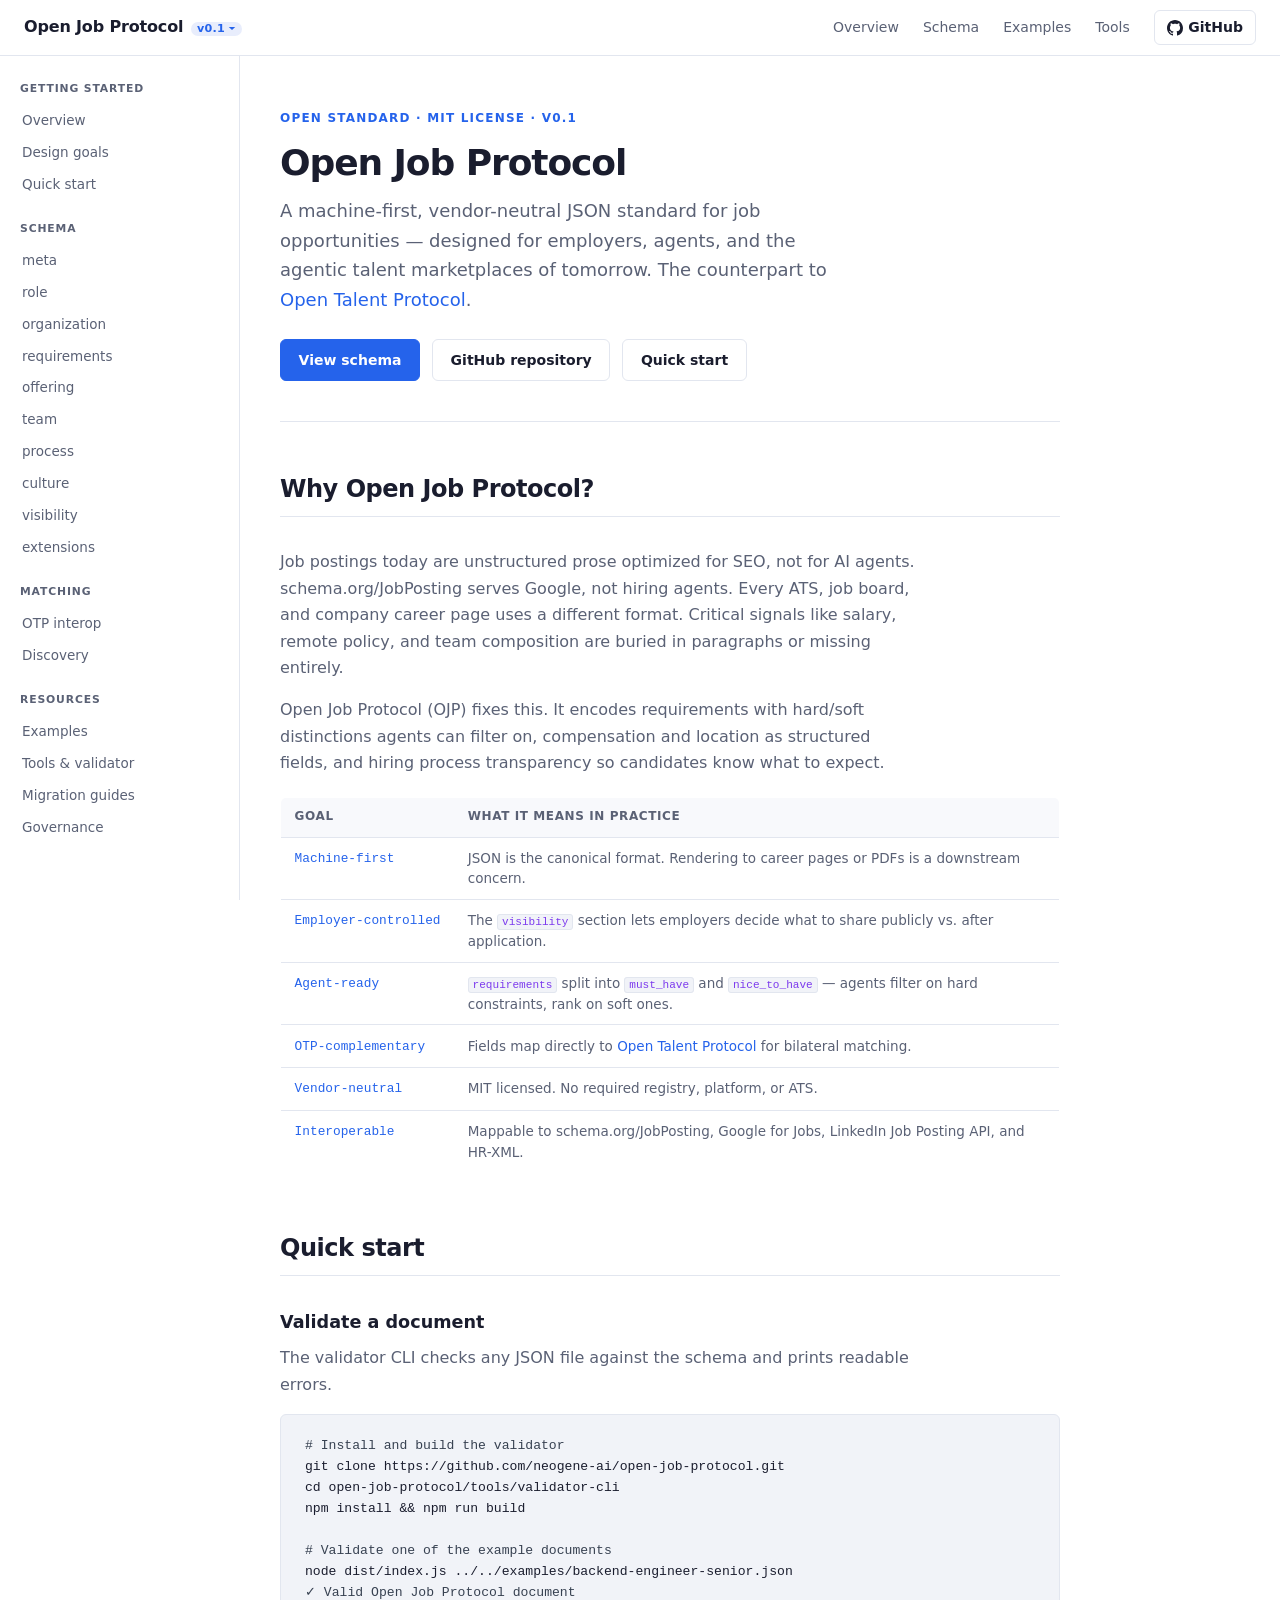
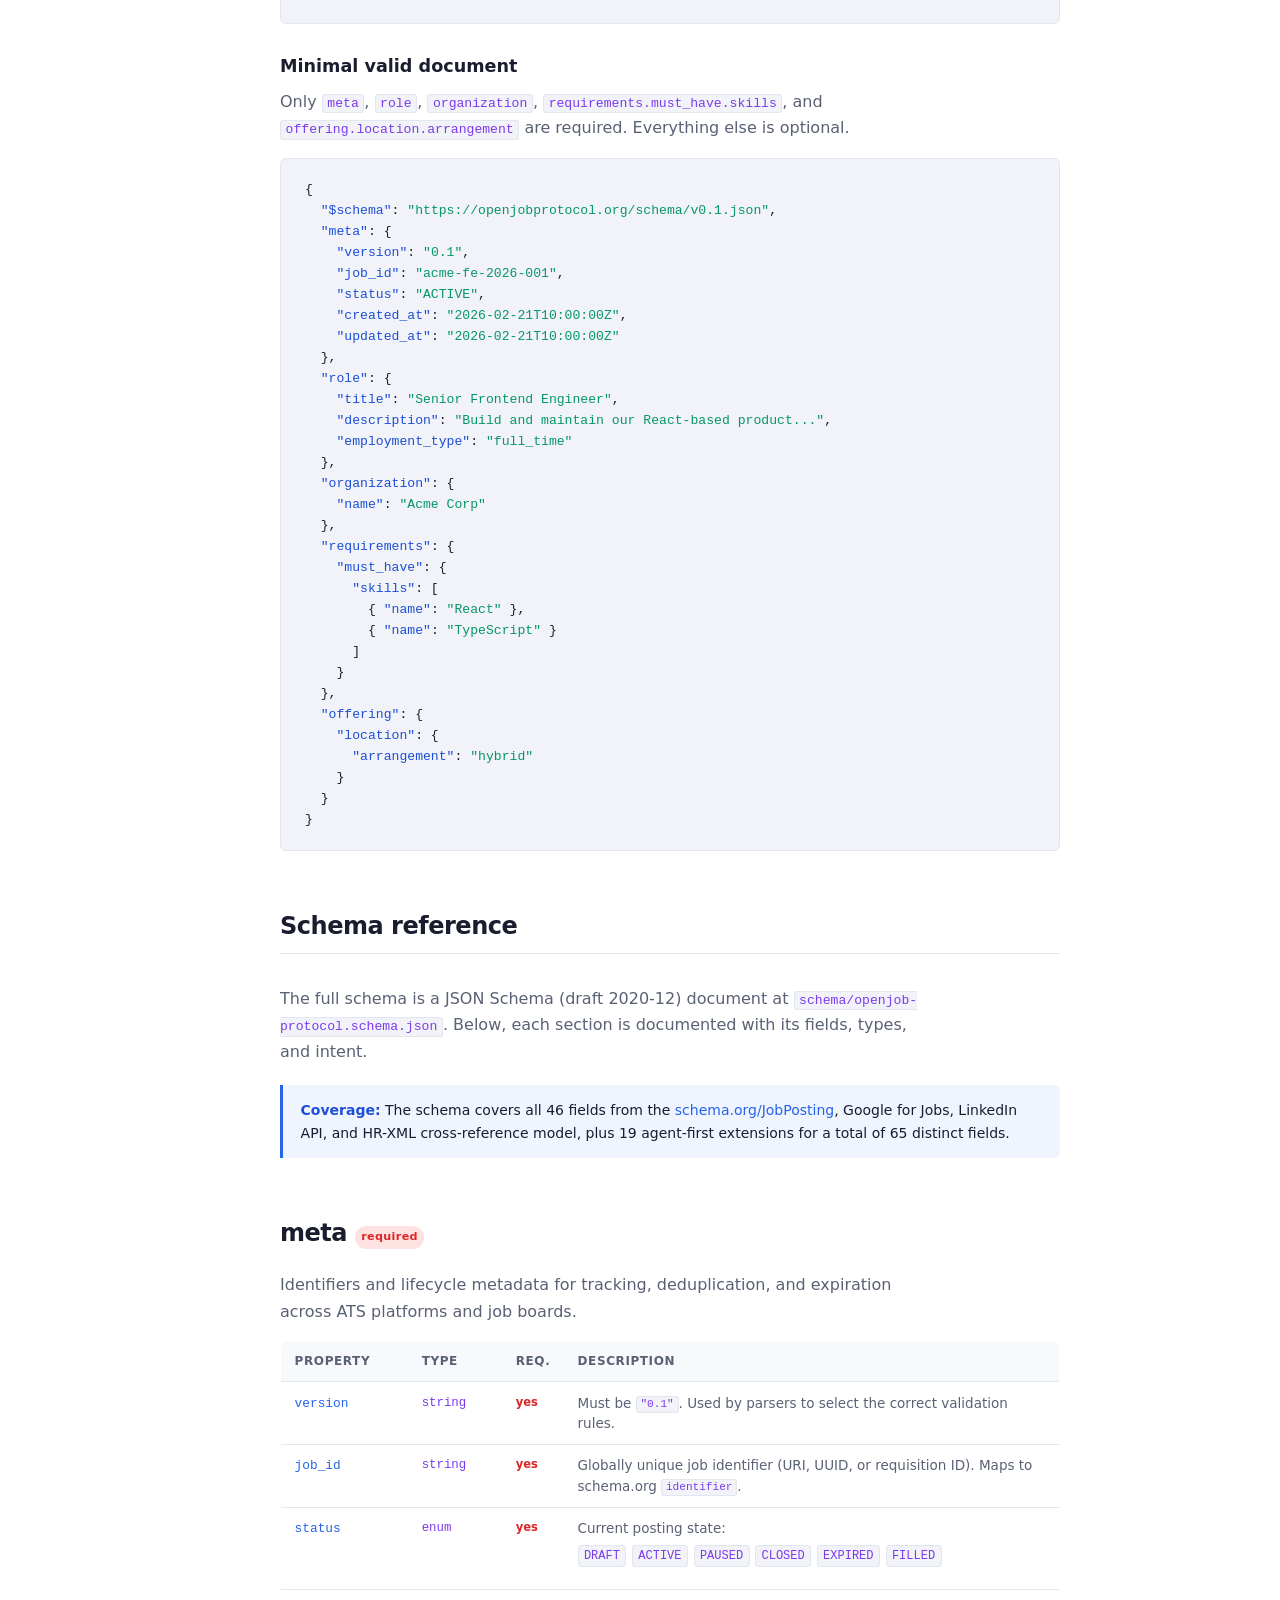
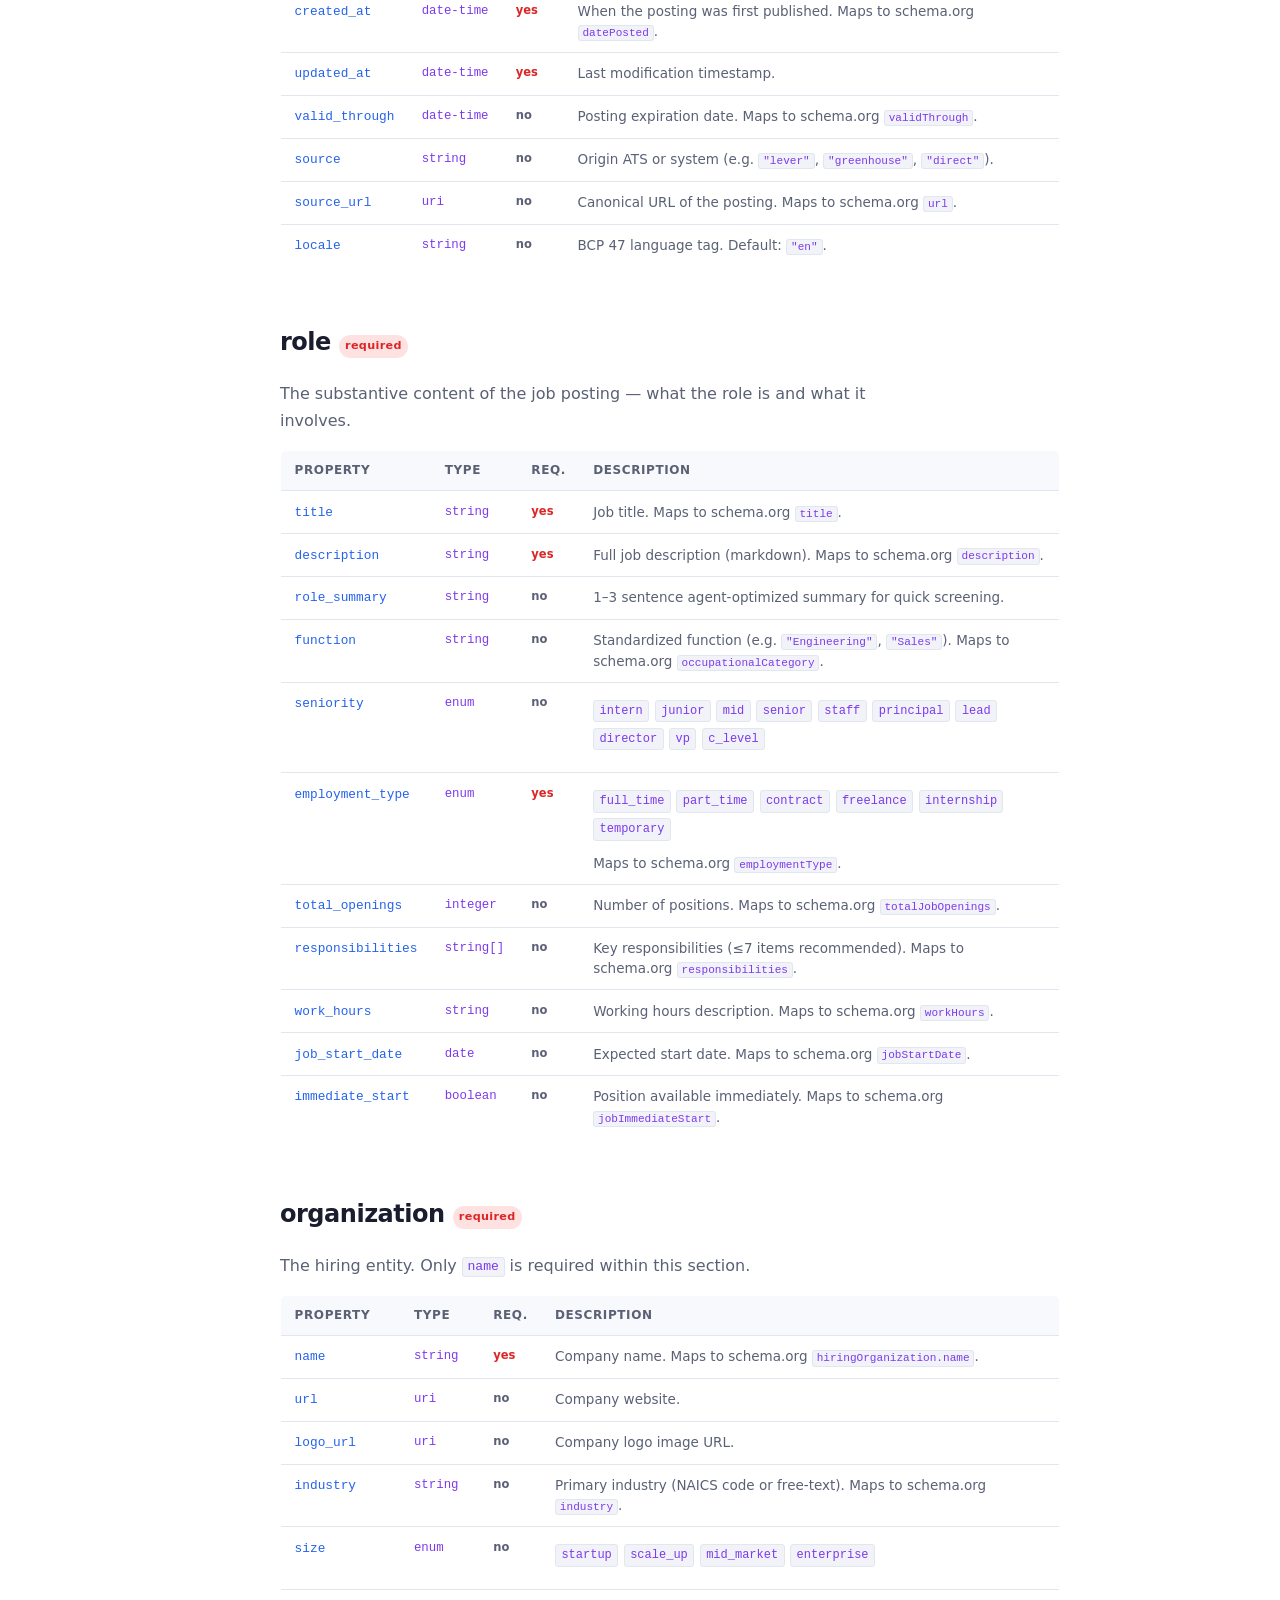
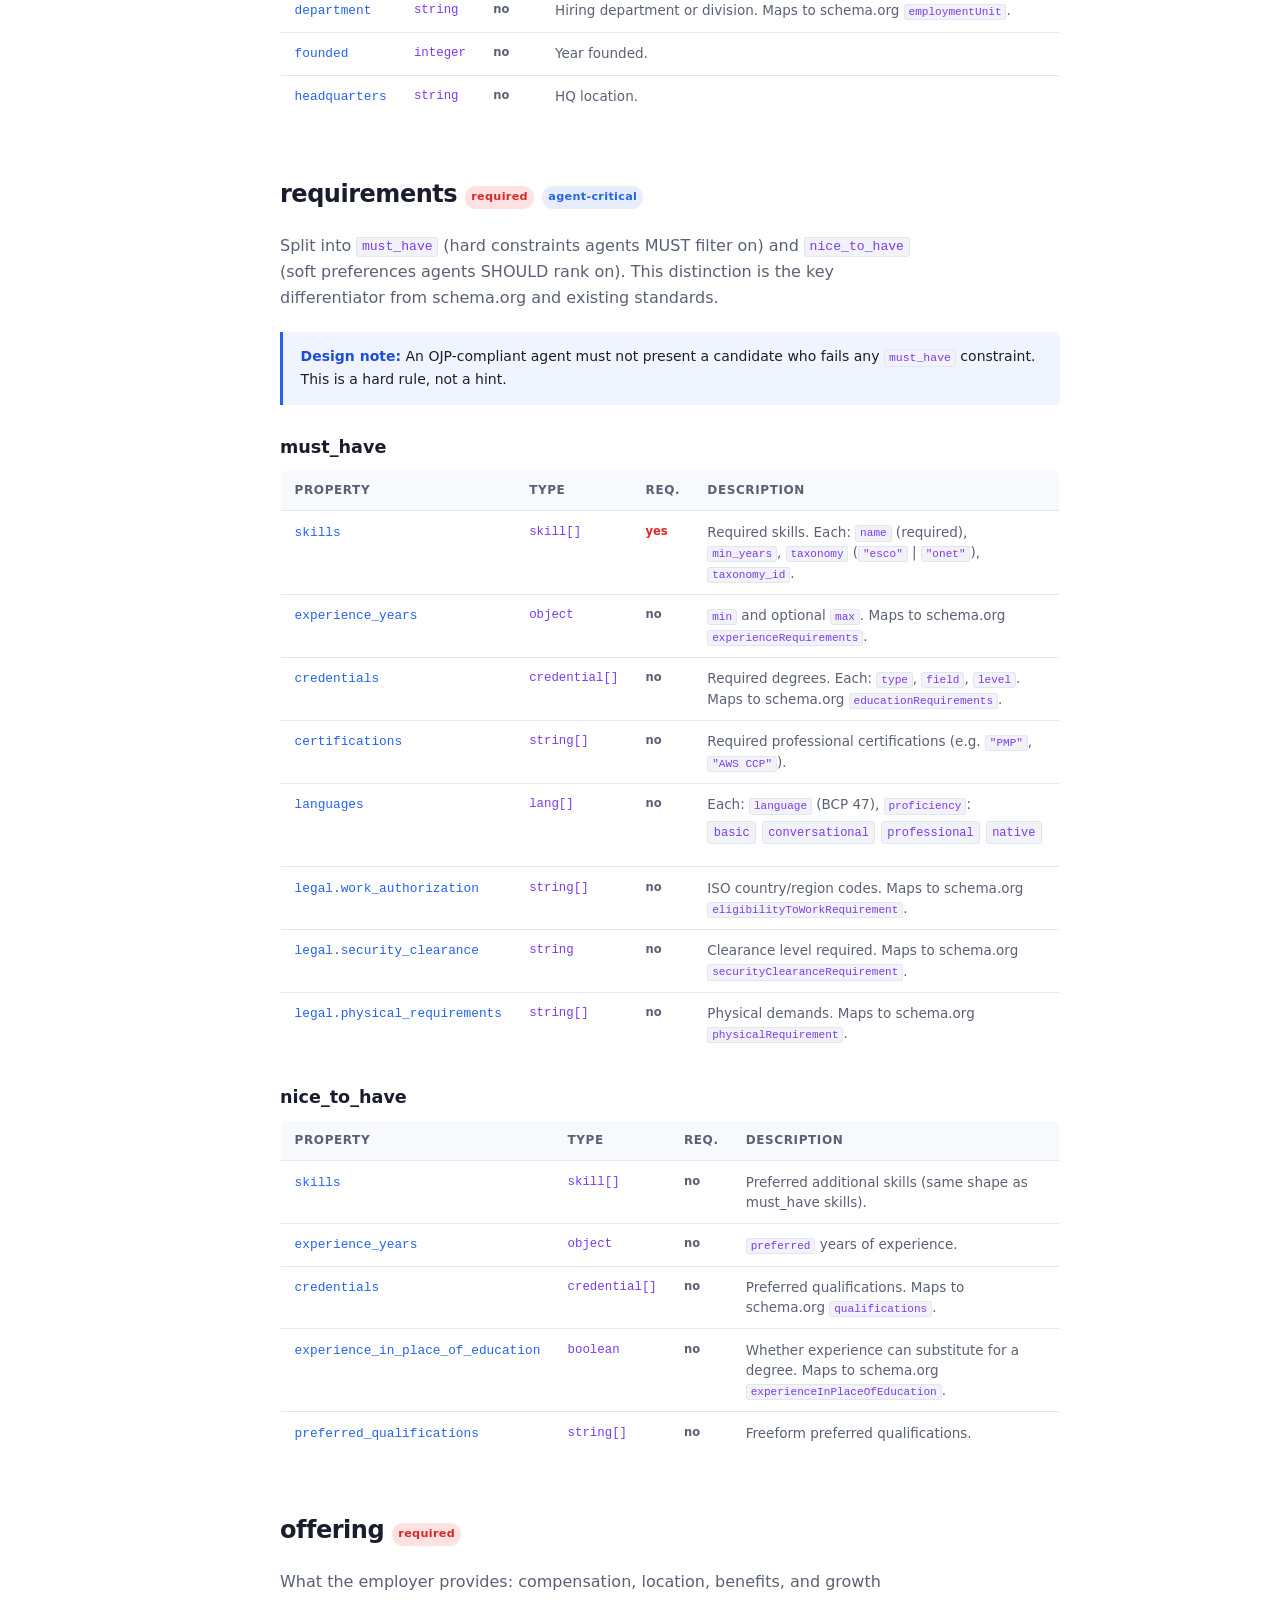
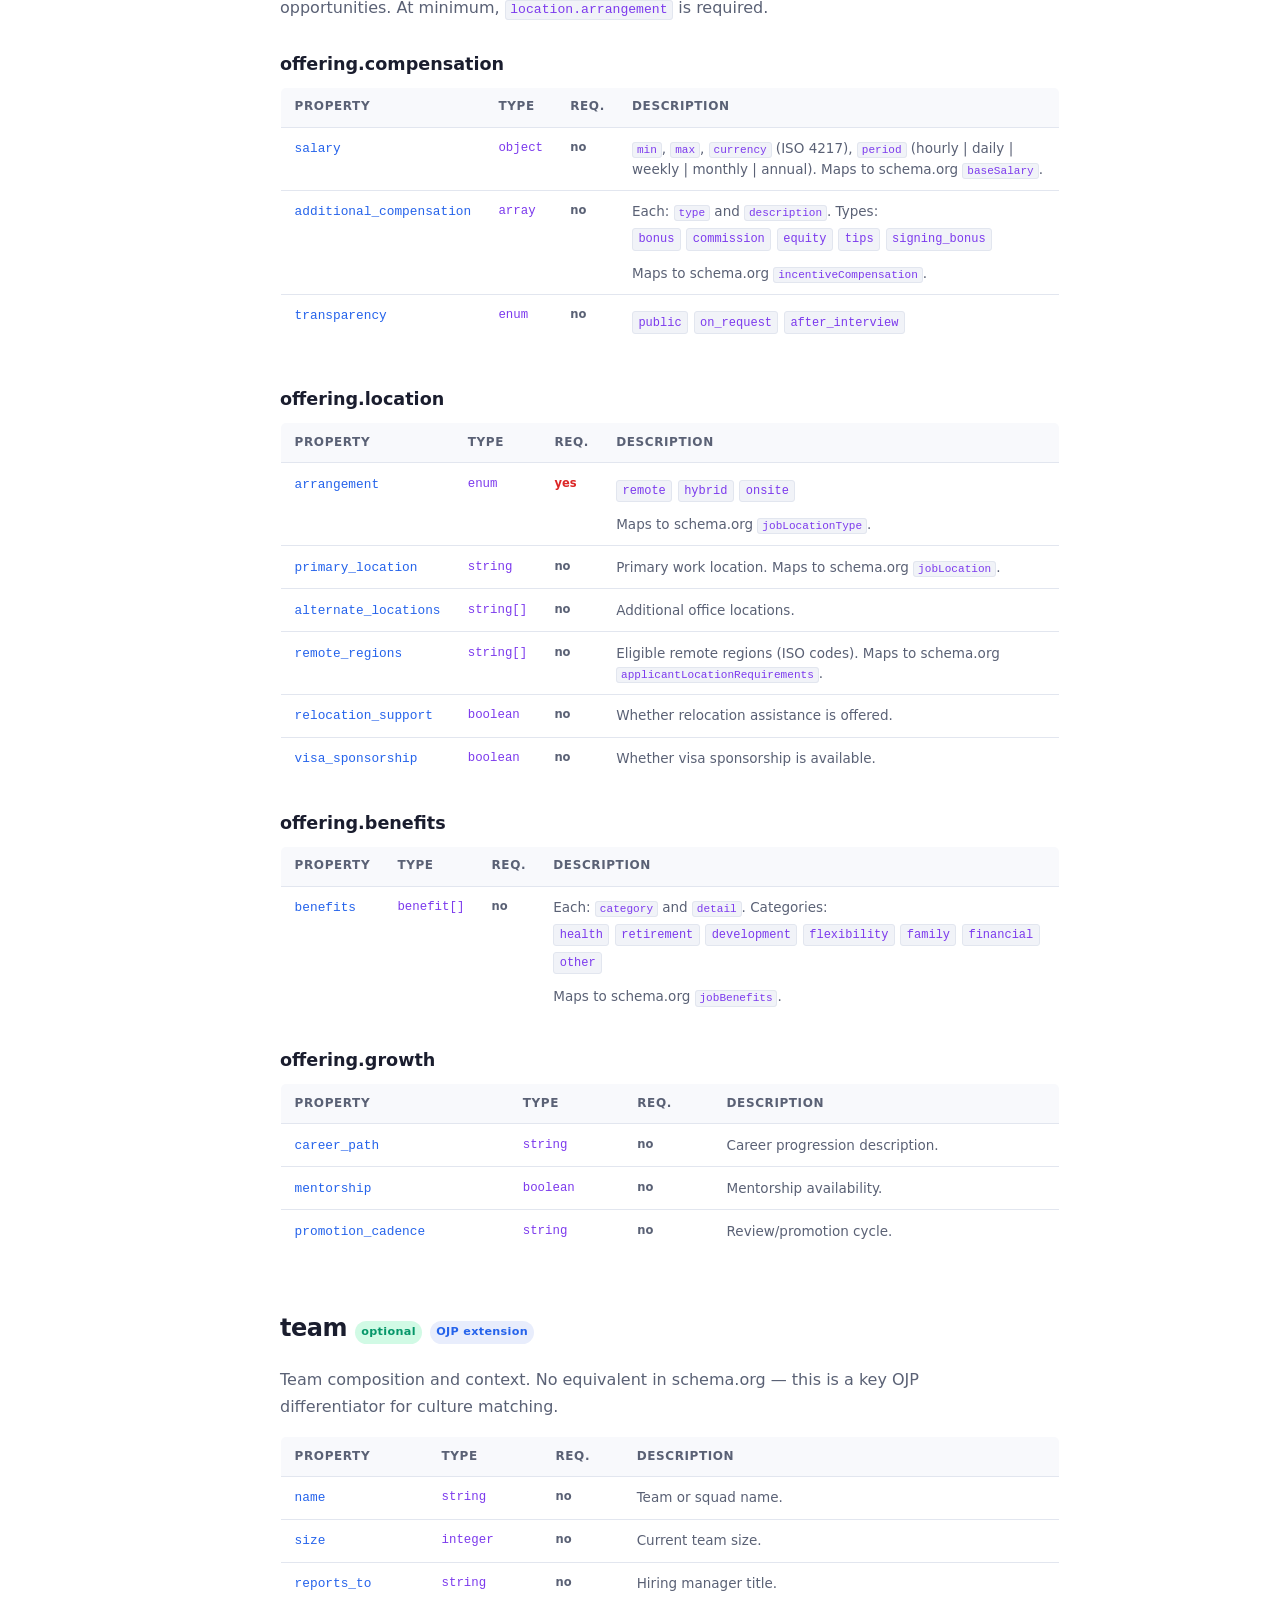
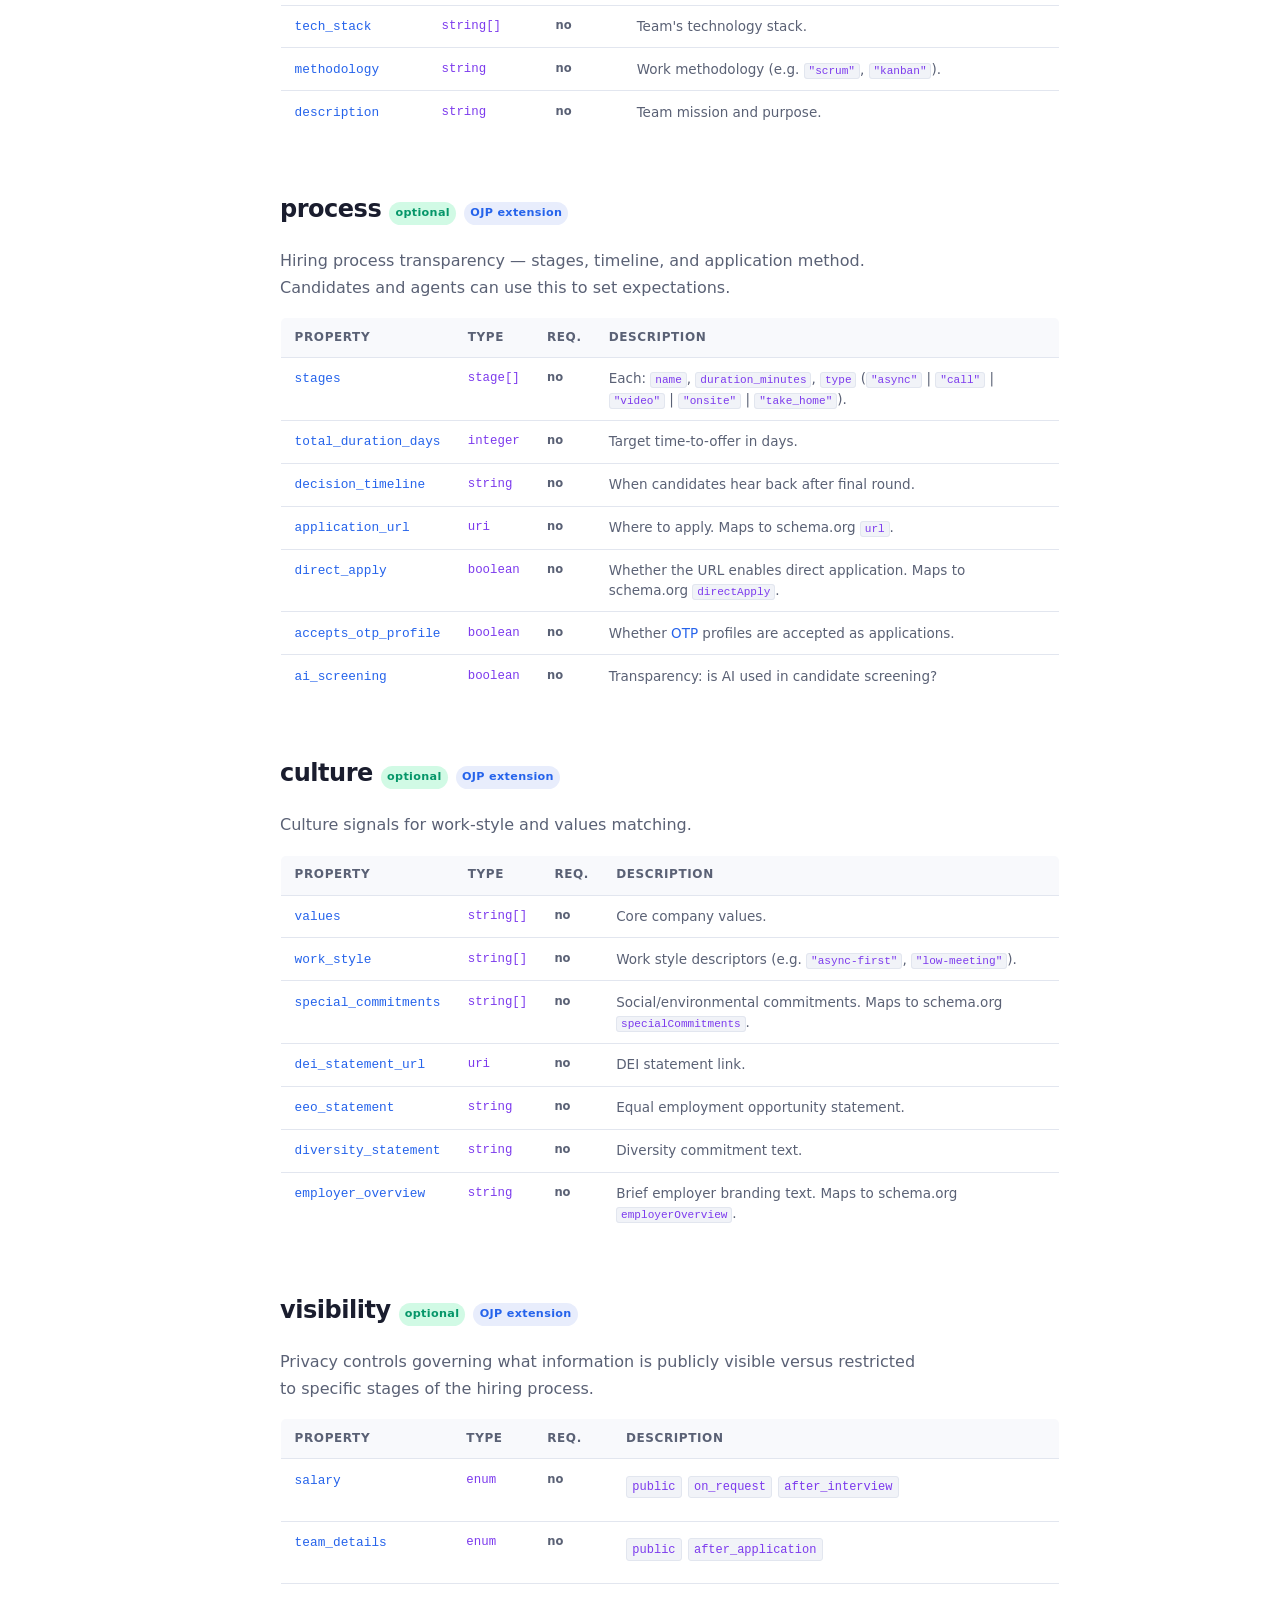
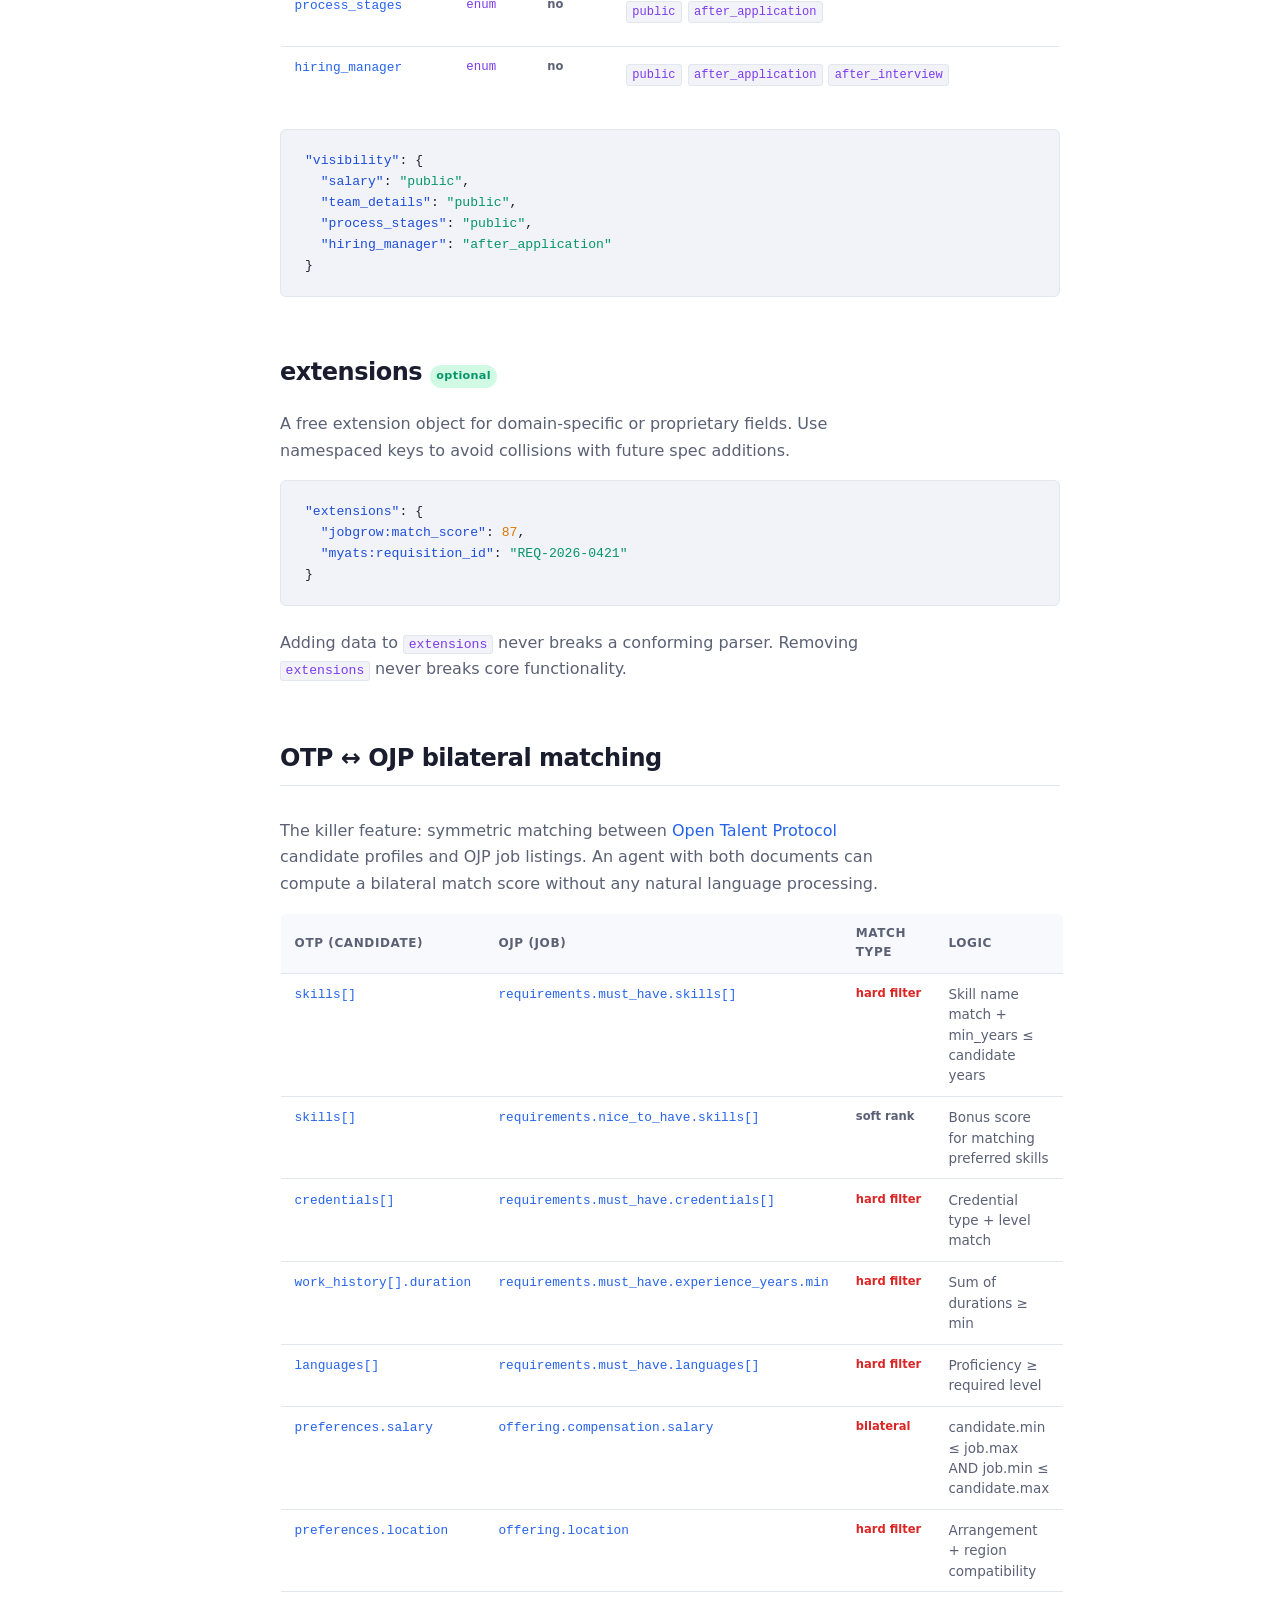
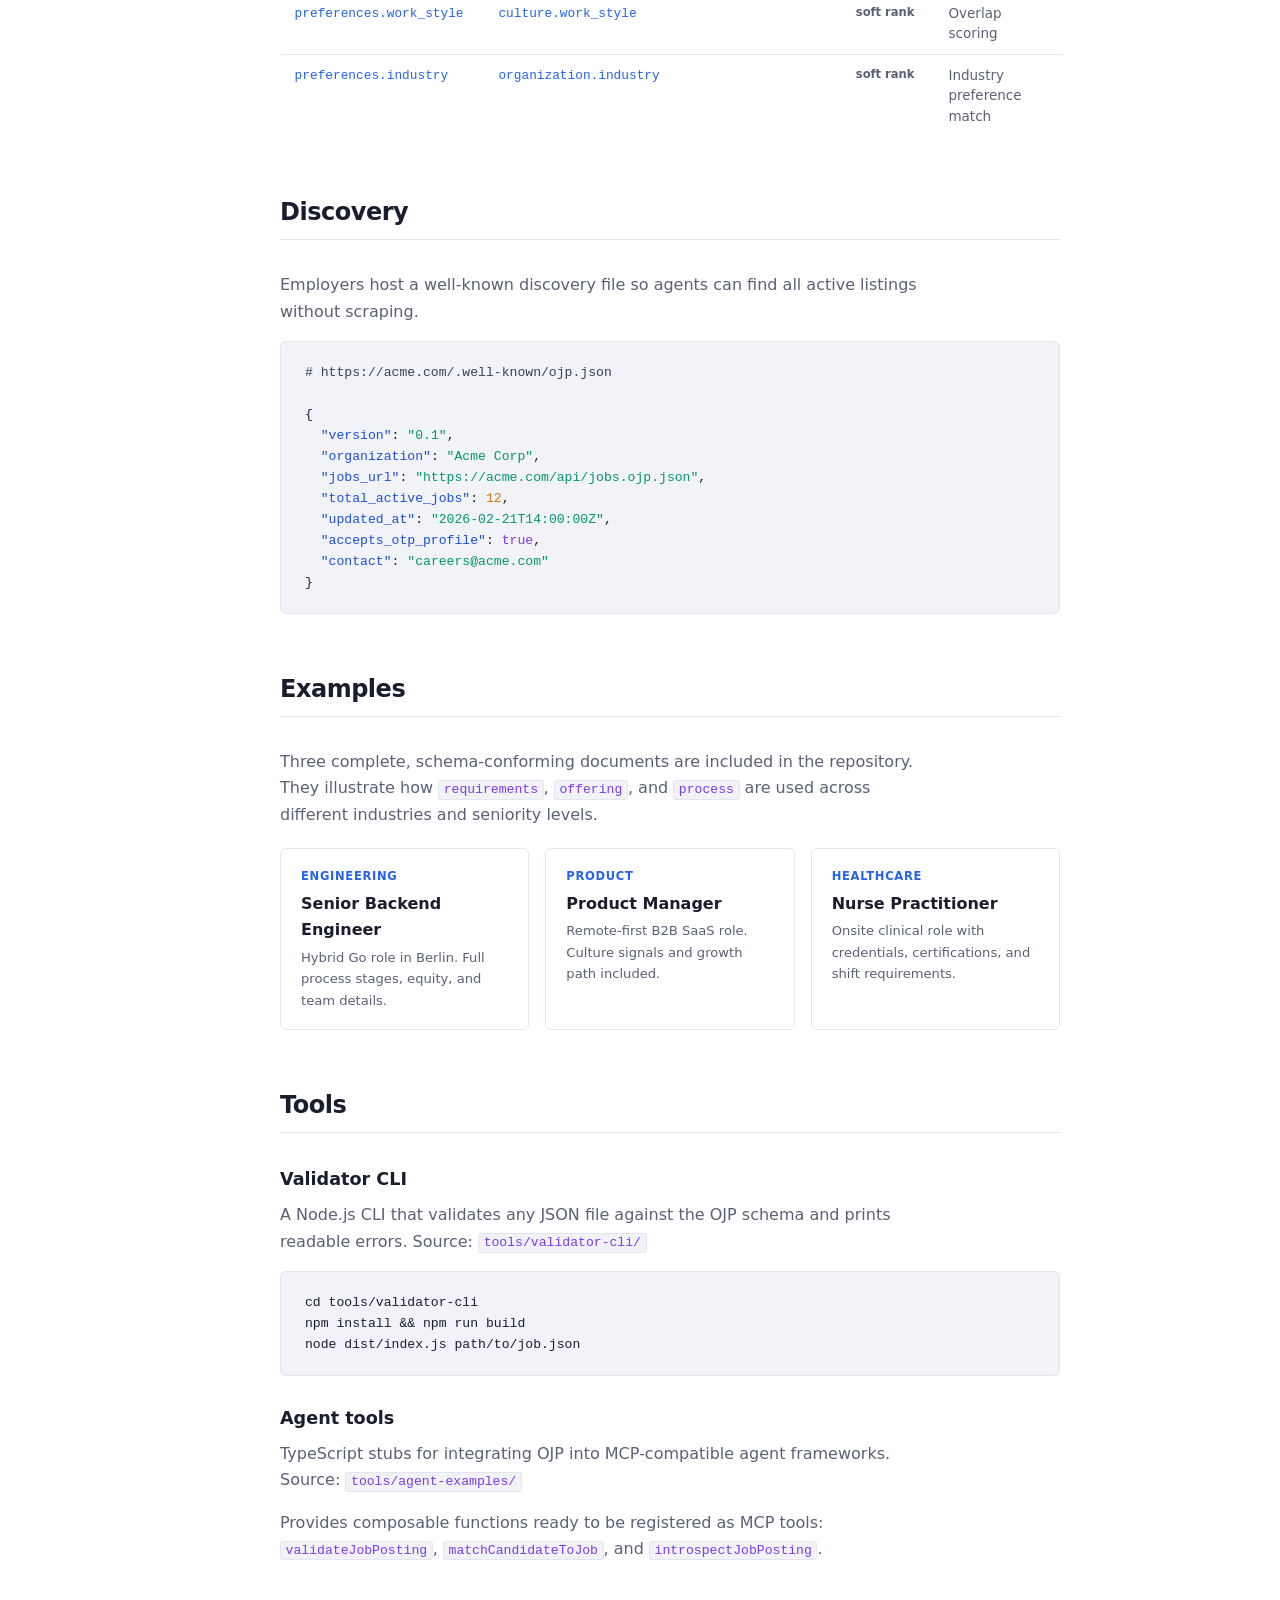
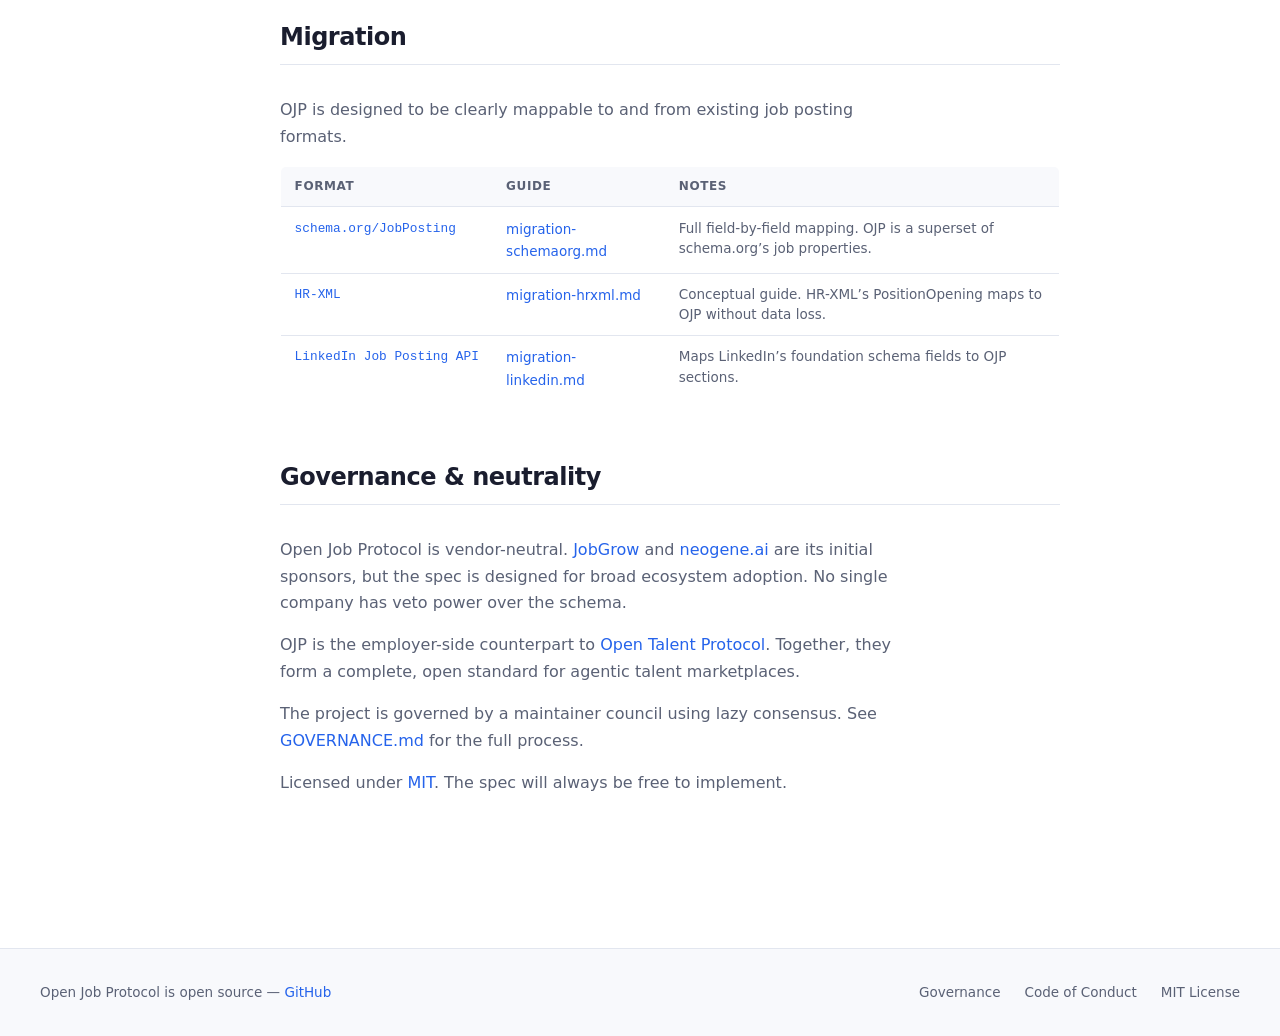
<file: site/v0.1.html>
<!DOCTYPE html>
<html lang="en">
<head>
  <meta charset="UTF-8" />
  <meta name="viewport" content="width=device-width, initial-scale=1.0" />
  <meta name="description" content="Open Job Protocol – a machine-first, vendor-neutral JSON standard for job opportunities in agentic talent marketplaces." />
  <meta property="og:title" content="Open Job Protocol" />
  <meta property="og:description" content="An open, agent-ready standard for job opportunities. The employer-side counterpart to Open Talent Protocol. MIT licensed." />
  <meta property="og:type" content="website" />
  <meta property="og:url" content="https://openjobprotocol.org" />
  <title>Open Job Protocol – An open, agent-ready standard for job opportunities</title>
  <link rel="stylesheet" href="assets/css/style.css" />
  <link rel="icon" type="image/svg+xml" href="data:image/svg+xml,<svg xmlns='http://www.w3.org/2000/svg' viewBox='0 0 32 32'><rect width='32' height='32' rx='6' fill='%232563eb'/><text x='50%' y='55%' dominant-baseline='middle' text-anchor='middle' font-family='system-ui' font-size='18' font-weight='700' fill='white'>OJ</text></svg>" />
</head>
<body>

<!-- ============================================================
     Top navigation
     ============================================================ -->
<nav class="top-nav">
  <div class="nav-brand">
    <span class="nav-brand-name">Open Job Protocol</span>
    <div class="version-dropdown">
      <button class="nav-version" aria-haspopup="true" aria-expanded="false">v0.1 <svg class="version-chevron" width="10" height="6" viewBox="0 0 10 6" fill="currentColor"><path d="M1 1l4 4 4-4"/></svg></button>
      <ul class="version-menu">
        <li><a href="v0.1.html" class="version-current">v0.1</a></li>
        <li><a href="./">v0.2 <span class="version-latest">latest</span></a></li>
      </ul>
    </div>
  </div>
  <ul class="nav-links">
    <li><a href="#overview">Overview</a></li>
    <li><a href="#schema">Schema</a></li>
    <li><a href="#examples">Examples</a></li>
    <li><a href="#tools">Tools</a></li>
    <li><a href="https://github.com/neogene-ai/open-job-protocol" class="nav-github" target="_blank" rel="noopener">
      <svg width="16" height="16" viewBox="0 0 16 16" fill="currentColor" aria-hidden="true"><path d="M8 0C3.58 0 0 3.58 0 8c0 3.54 2.29 6.53 5.47 7.59.4.07.55-.17.55-.38 0-.19-.01-.82-.01-1.49-2.01.37-2.53-.49-2.69-.94-.09-.23-.48-.94-.82-1.13-.28-.15-.68-.52-.01-.53.63-.01 1.08.58 1.23.82.72 1.21 1.87.87 2.33.66.07-.52.28-.87.51-1.07-1.78-.2-3.64-.89-3.64-3.95 0-.87.31-1.59.82-2.15-.08-.2-.36-1.02.08-2.12 0 0 .67-.21 2.2.82.64-.18 1.32-.27 2-.27s1.36.09 2 .27c1.53-1.04 2.2-.82 2.2-.82.44 1.1.16 1.92.08 2.12.51.56.82 1.27.82 2.15 0 3.07-1.87 3.75-3.65 3.95.29.25.54.73.54 1.48 0 1.07-.01 1.93-.01 2.2 0 .21.15.46.55.38A8.01 8.01 0 0 0 16 8c0-4.42-3.58-8-8-8z"/></svg>
      GitHub
    </a></li>
  </ul>
</nav>

<!-- ============================================================
     Layout wrapper
     ============================================================ -->
<div class="layout">

  <!-- Sidebar -->
  <aside class="sidebar">
    <div class="sidebar-section">
      <div class="sidebar-label">Getting started</div>
      <ul class="sidebar-nav">
        <li><a href="#overview">Overview</a></li>
        <li><a href="#design-goals">Design goals</a></li>
        <li><a href="#quick-start">Quick start</a></li>
      </ul>
    </div>
    <div class="sidebar-section">
      <div class="sidebar-label">Schema</div>
      <ul class="sidebar-nav">
        <li><a href="#meta">meta</a></li>
        <li><a href="#role">role</a></li>
        <li><a href="#organization">organization</a></li>
        <li><a href="#requirements">requirements</a></li>
        <li><a href="#offering">offering</a></li>
        <li><a href="#team">team</a></li>
        <li><a href="#process">process</a></li>
        <li><a href="#culture">culture</a></li>
        <li><a href="#visibility">visibility</a></li>
        <li><a href="#extensions">extensions</a></li>
      </ul>
    </div>
    <div class="sidebar-section">
      <div class="sidebar-label">Matching</div>
      <ul class="sidebar-nav">
        <li><a href="#otp-matching">OTP interop</a></li>
        <li><a href="#discovery">Discovery</a></li>
      </ul>
    </div>
    <div class="sidebar-section">
      <div class="sidebar-label">Resources</div>
      <ul class="sidebar-nav">
        <li><a href="#examples">Examples</a></li>
        <li><a href="#tools">Tools &amp; validator</a></li>
        <li><a href="#migration">Migration guides</a></li>
        <li><a href="#governance">Governance</a></li>
      </ul>
    </div>
  </aside>

  <!-- Main content -->
  <main class="main">
  <div class="content-wrap">

    <!-- ======================================================
         Hero
         ====================================================== -->
    <section class="hero" id="overview">
      <span class="hero-eyebrow">Open Standard &middot; MIT License &middot; v0.1</span>
      <h1>Open Job Protocol</h1>
      <p class="hero-tagline">
        A machine-first, vendor-neutral JSON standard for job opportunities &mdash;
        designed for employers, agents, and the agentic talent marketplaces of tomorrow.
        The counterpart to <a href="https://opentalentprotocol.org" target="_blank" rel="noopener">Open Talent Protocol</a>.
      </p>
      <div class="hero-actions">
        <a href="https://github.com/neogene-ai/open-job-protocol/blob/main/schema/openjob-protocol.schema.json"
           class="btn btn-primary" target="_blank" rel="noopener">View schema</a>
        <a href="https://github.com/neogene-ai/open-job-protocol"
           class="btn btn-outline" target="_blank" rel="noopener">GitHub repository</a>
        <a href="#quick-start" class="btn btn-outline">Quick start</a>
      </div>
    </section>

    <!-- ======================================================
         Why
         ====================================================== -->
    <section class="spec-section" id="design-goals">
      <h2>Why Open Job Protocol?</h2>
      <hr class="section-divider" />

      <p>
        Job postings today are unstructured prose optimized for SEO, not for AI agents.
        schema.org/JobPosting serves Google, not hiring agents. Every ATS, job board,
        and company career page uses a different format. Critical signals like salary,
        remote policy, and team composition are buried in paragraphs or missing entirely.
      </p>

      <p>
        Open Job Protocol (OJP) fixes this. It encodes requirements with hard/soft
        distinctions agents can filter on, compensation and location as structured fields,
        and hiring process transparency so candidates know what to expect.
      </p>

      <table class="prop-table" style="margin-top:1.25rem">
        <thead>
          <tr>
            <th>Goal</th>
            <th>What it means in practice</th>
          </tr>
        </thead>
        <tbody>
          <tr>
            <td class="prop-name">Machine-first</td>
            <td class="prop-desc">JSON is the canonical format. Rendering to career pages or PDFs is a downstream concern.</td>
          </tr>
          <tr>
            <td class="prop-name">Employer-controlled</td>
            <td class="prop-desc">The <code>visibility</code> section lets employers decide what to share publicly vs. after application.</td>
          </tr>
          <tr>
            <td class="prop-name">Agent-ready</td>
            <td class="prop-desc"><code>requirements</code> split into <code>must_have</code> and <code>nice_to_have</code> &mdash; agents filter on hard constraints, rank on soft ones.</td>
          </tr>
          <tr>
            <td class="prop-name">OTP-complementary</td>
            <td class="prop-desc">Fields map directly to <a href="https://opentalentprotocol.org" target="_blank" rel="noopener">Open Talent Protocol</a> for bilateral matching.</td>
          </tr>
          <tr>
            <td class="prop-name">Vendor-neutral</td>
            <td class="prop-desc">MIT licensed. No required registry, platform, or ATS.</td>
          </tr>
          <tr>
            <td class="prop-name">Interoperable</td>
            <td class="prop-desc">Mappable to schema.org/JobPosting, Google for Jobs, LinkedIn Job Posting API, and HR-XML.</td>
          </tr>
        </tbody>
      </table>
    </section>

    <!-- ======================================================
         Quick start
         ====================================================== -->
    <section class="spec-section" id="quick-start">
      <h2>Quick start</h2>
      <hr class="section-divider" />

      <h3>Validate a document</h3>
      <p>The validator CLI checks any JSON file against the schema and prints readable errors.</p>
<pre>
<span class="json-punct"># Install and build the validator</span>
git clone https://github.com/neogene-ai/open-job-protocol.git
cd open-job-protocol/tools/validator-cli
npm install &amp;&amp; npm run build

<span class="json-punct"># Validate one of the example documents</span>
node dist/index.js ../../examples/backend-engineer-senior.json
<span class="json-punct">&check; Valid Open Job Protocol document</span>
</pre>

      <h3>Minimal valid document</h3>
      <p>Only <code>meta</code>, <code>role</code>, <code>organization</code>, <code>requirements.must_have.skills</code>, and <code>offering.location.arrangement</code> are required. Everything else is optional.</p>
<pre>
{
  <span class="json-key">"$schema"</span>: <span class="json-str">"https://openjobprotocol.org/schema/v0.1.json"</span>,
  <span class="json-key">"meta"</span>: {
    <span class="json-key">"version"</span>: <span class="json-str">"0.1"</span>,
    <span class="json-key">"job_id"</span>: <span class="json-str">"acme-fe-2026-001"</span>,
    <span class="json-key">"status"</span>: <span class="json-str">"ACTIVE"</span>,
    <span class="json-key">"created_at"</span>: <span class="json-str">"2026-02-21T10:00:00Z"</span>,
    <span class="json-key">"updated_at"</span>: <span class="json-str">"2026-02-21T10:00:00Z"</span>
  },
  <span class="json-key">"role"</span>: {
    <span class="json-key">"title"</span>: <span class="json-str">"Senior Frontend Engineer"</span>,
    <span class="json-key">"description"</span>: <span class="json-str">"Build and maintain our React-based product..."</span>,
    <span class="json-key">"employment_type"</span>: <span class="json-str">"full_time"</span>
  },
  <span class="json-key">"organization"</span>: {
    <span class="json-key">"name"</span>: <span class="json-str">"Acme Corp"</span>
  },
  <span class="json-key">"requirements"</span>: {
    <span class="json-key">"must_have"</span>: {
      <span class="json-key">"skills"</span>: [
        { <span class="json-key">"name"</span>: <span class="json-str">"React"</span> },
        { <span class="json-key">"name"</span>: <span class="json-str">"TypeScript"</span> }
      ]
    }
  },
  <span class="json-key">"offering"</span>: {
    <span class="json-key">"location"</span>: {
      <span class="json-key">"arrangement"</span>: <span class="json-str">"hybrid"</span>
    }
  }
}
</pre>
    </section>

    <!-- ======================================================
         Schema reference
         ====================================================== -->
    <section class="spec-section" id="schema">
      <h2>Schema reference</h2>
      <hr class="section-divider" />
      <p>
        The full schema is a JSON Schema (draft 2020-12) document at
        <a href="https://github.com/neogene-ai/open-job-protocol/blob/main/schema/openjob-protocol.schema.json"
           target="_blank" rel="noopener"><code>schema/openjob-protocol.schema.json</code></a>.
        Below, each section is documented with its fields, types, and intent.
      </p>

      <div class="callout">
        <strong>Coverage:</strong> The schema covers all 46 fields from the
        <a href="https://schema.org/JobPosting" target="_blank" rel="noopener">schema.org/JobPosting</a>,
        Google for Jobs, LinkedIn API, and HR-XML cross-reference model, plus 19 agent-first
        extensions for a total of 65 distinct fields.
      </div>
    </section>

    <!-- ---- meta ------------------------------------------- -->
    <section class="spec-section" id="meta">
      <div class="section-meta">
        <h2>meta</h2>
        <span class="badge badge-required">required</span>
      </div>
      <p>Identifiers and lifecycle metadata for tracking, deduplication, and expiration across ATS platforms and job boards.</p>
      <table class="prop-table">
        <thead><tr><th>Property</th><th>Type</th><th>Req.</th><th>Description</th></tr></thead>
        <tbody>
          <tr>
            <td class="prop-name">version</td>
            <td class="prop-type">string</td>
            <td class="prop-req req-yes">yes</td>
            <td class="prop-desc">Must be <code>"0.1"</code>. Used by parsers to select the correct validation rules.</td>
          </tr>
          <tr>
            <td class="prop-name">job_id</td>
            <td class="prop-type">string</td>
            <td class="prop-req req-yes">yes</td>
            <td class="prop-desc">Globally unique job identifier (URI, UUID, or requisition ID). Maps to schema.org <code>identifier</code>.</td>
          </tr>
          <tr>
            <td class="prop-name">status</td>
            <td class="prop-type">enum</td>
            <td class="prop-req req-yes">yes</td>
            <td class="prop-desc">
              Current posting state:
              <div class="enum-list">
                <span class="enum-val">DRAFT</span><span class="enum-val">ACTIVE</span><span class="enum-val">PAUSED</span>
                <span class="enum-val">CLOSED</span><span class="enum-val">EXPIRED</span><span class="enum-val">FILLED</span>
              </div>
            </td>
          </tr>
          <tr>
            <td class="prop-name">created_at</td>
            <td class="prop-type">date-time</td>
            <td class="prop-req req-yes">yes</td>
            <td class="prop-desc">When the posting was first published. Maps to schema.org <code>datePosted</code>.</td>
          </tr>
          <tr>
            <td class="prop-name">updated_at</td>
            <td class="prop-type">date-time</td>
            <td class="prop-req req-yes">yes</td>
            <td class="prop-desc">Last modification timestamp.</td>
          </tr>
          <tr>
            <td class="prop-name">valid_through</td>
            <td class="prop-type">date-time</td>
            <td class="prop-req req-no">no</td>
            <td class="prop-desc">Posting expiration date. Maps to schema.org <code>validThrough</code>.</td>
          </tr>
          <tr>
            <td class="prop-name">source</td>
            <td class="prop-type">string</td>
            <td class="prop-req req-no">no</td>
            <td class="prop-desc">Origin ATS or system (e.g. <code>"lever"</code>, <code>"greenhouse"</code>, <code>"direct"</code>).</td>
          </tr>
          <tr>
            <td class="prop-name">source_url</td>
            <td class="prop-type">uri</td>
            <td class="prop-req req-no">no</td>
            <td class="prop-desc">Canonical URL of the posting. Maps to schema.org <code>url</code>.</td>
          </tr>
          <tr>
            <td class="prop-name">locale</td>
            <td class="prop-type">string</td>
            <td class="prop-req req-no">no</td>
            <td class="prop-desc">BCP 47 language tag. Default: <code>"en"</code>.</td>
          </tr>
        </tbody>
      </table>
    </section>

    <!-- ---- role --------------------------------------------- -->
    <section class="spec-section" id="role">
      <div class="section-meta">
        <h2>role</h2>
        <span class="badge badge-required">required</span>
      </div>
      <p>The substantive content of the job posting &mdash; what the role is and what it involves.</p>
      <table class="prop-table">
        <thead><tr><th>Property</th><th>Type</th><th>Req.</th><th>Description</th></tr></thead>
        <tbody>
          <tr><td class="prop-name">title</td><td class="prop-type">string</td><td class="prop-req req-yes">yes</td><td class="prop-desc">Job title. Maps to schema.org <code>title</code>.</td></tr>
          <tr><td class="prop-name">description</td><td class="prop-type">string</td><td class="prop-req req-yes">yes</td><td class="prop-desc">Full job description (markdown). Maps to schema.org <code>description</code>.</td></tr>
          <tr><td class="prop-name">role_summary</td><td class="prop-type">string</td><td class="prop-req req-no">no</td><td class="prop-desc">1&ndash;3 sentence agent-optimized summary for quick screening.</td></tr>
          <tr><td class="prop-name">function</td><td class="prop-type">string</td><td class="prop-req req-no">no</td><td class="prop-desc">Standardized function (e.g. <code>"Engineering"</code>, <code>"Sales"</code>). Maps to schema.org <code>occupationalCategory</code>.</td></tr>
          <tr>
            <td class="prop-name">seniority</td><td class="prop-type">enum</td><td class="prop-req req-no">no</td>
            <td class="prop-desc">
              <div class="enum-list">
                <span class="enum-val">intern</span><span class="enum-val">junior</span><span class="enum-val">mid</span>
                <span class="enum-val">senior</span><span class="enum-val">staff</span><span class="enum-val">principal</span>
                <span class="enum-val">lead</span><span class="enum-val">director</span><span class="enum-val">vp</span><span class="enum-val">c_level</span>
              </div>
            </td>
          </tr>
          <tr>
            <td class="prop-name">employment_type</td><td class="prop-type">enum</td><td class="prop-req req-yes">yes</td>
            <td class="prop-desc">
              <div class="enum-list">
                <span class="enum-val">full_time</span><span class="enum-val">part_time</span><span class="enum-val">contract</span>
                <span class="enum-val">freelance</span><span class="enum-val">internship</span><span class="enum-val">temporary</span>
              </div>
              Maps to schema.org <code>employmentType</code>.
            </td>
          </tr>
          <tr><td class="prop-name">total_openings</td><td class="prop-type">integer</td><td class="prop-req req-no">no</td><td class="prop-desc">Number of positions. Maps to schema.org <code>totalJobOpenings</code>.</td></tr>
          <tr><td class="prop-name">responsibilities</td><td class="prop-type">string[]</td><td class="prop-req req-no">no</td><td class="prop-desc">Key responsibilities (&le;7 items recommended). Maps to schema.org <code>responsibilities</code>.</td></tr>
          <tr><td class="prop-name">work_hours</td><td class="prop-type">string</td><td class="prop-req req-no">no</td><td class="prop-desc">Working hours description. Maps to schema.org <code>workHours</code>.</td></tr>
          <tr><td class="prop-name">job_start_date</td><td class="prop-type">date</td><td class="prop-req req-no">no</td><td class="prop-desc">Expected start date. Maps to schema.org <code>jobStartDate</code>.</td></tr>
          <tr><td class="prop-name">immediate_start</td><td class="prop-type">boolean</td><td class="prop-req req-no">no</td><td class="prop-desc">Position available immediately. Maps to schema.org <code>jobImmediateStart</code>.</td></tr>
        </tbody>
      </table>
    </section>

    <!-- ---- organization ------------------------------------- -->
    <section class="spec-section" id="organization">
      <div class="section-meta">
        <h2>organization</h2>
        <span class="badge badge-required">required</span>
      </div>
      <p>The hiring entity. Only <code>name</code> is required within this section.</p>
      <table class="prop-table">
        <thead><tr><th>Property</th><th>Type</th><th>Req.</th><th>Description</th></tr></thead>
        <tbody>
          <tr><td class="prop-name">name</td><td class="prop-type">string</td><td class="prop-req req-yes">yes</td><td class="prop-desc">Company name. Maps to schema.org <code>hiringOrganization.name</code>.</td></tr>
          <tr><td class="prop-name">url</td><td class="prop-type">uri</td><td class="prop-req req-no">no</td><td class="prop-desc">Company website.</td></tr>
          <tr><td class="prop-name">logo_url</td><td class="prop-type">uri</td><td class="prop-req req-no">no</td><td class="prop-desc">Company logo image URL.</td></tr>
          <tr><td class="prop-name">industry</td><td class="prop-type">string</td><td class="prop-req req-no">no</td><td class="prop-desc">Primary industry (NAICS code or free-text). Maps to schema.org <code>industry</code>.</td></tr>
          <tr>
            <td class="prop-name">size</td><td class="prop-type">enum</td><td class="prop-req req-no">no</td>
            <td class="prop-desc">
              <div class="enum-list">
                <span class="enum-val">startup</span><span class="enum-val">scale_up</span><span class="enum-val">mid_market</span><span class="enum-val">enterprise</span>
              </div>
            </td>
          </tr>
          <tr><td class="prop-name">department</td><td class="prop-type">string</td><td class="prop-req req-no">no</td><td class="prop-desc">Hiring department or division. Maps to schema.org <code>employmentUnit</code>.</td></tr>
          <tr><td class="prop-name">founded</td><td class="prop-type">integer</td><td class="prop-req req-no">no</td><td class="prop-desc">Year founded.</td></tr>
          <tr><td class="prop-name">headquarters</td><td class="prop-type">string</td><td class="prop-req req-no">no</td><td class="prop-desc">HQ location.</td></tr>
        </tbody>
      </table>
    </section>

    <!-- ---- requirements ------------------------------------- -->
    <section class="spec-section" id="requirements">
      <div class="section-meta">
        <h2>requirements</h2>
        <span class="badge badge-required">required</span>
        <span class="badge badge-new">agent-critical</span>
      </div>

      <p>
        Split into <code>must_have</code> (hard constraints agents MUST filter on) and
        <code>nice_to_have</code> (soft preferences agents SHOULD rank on). This distinction
        is the key differentiator from schema.org and existing standards.
      </p>

      <div class="callout">
        <strong>Design note:</strong> An OJP-compliant agent must not present a candidate
        who fails any <code>must_have</code> constraint. This is a hard rule, not a hint.
      </div>

      <h3>must_have</h3>
      <table class="prop-table">
        <thead><tr><th>Property</th><th>Type</th><th>Req.</th><th>Description</th></tr></thead>
        <tbody>
          <tr><td class="prop-name">skills</td><td class="prop-type">skill[]</td><td class="prop-req req-yes">yes</td><td class="prop-desc">Required skills. Each: <code>name</code> (required), <code>min_years</code>, <code>taxonomy</code> (<code>"esco"</code> | <code>"onet"</code>), <code>taxonomy_id</code>.</td></tr>
          <tr><td class="prop-name">experience_years</td><td class="prop-type">object</td><td class="prop-req req-no">no</td><td class="prop-desc"><code>min</code> and optional <code>max</code>. Maps to schema.org <code>experienceRequirements</code>.</td></tr>
          <tr><td class="prop-name">credentials</td><td class="prop-type">credential[]</td><td class="prop-req req-no">no</td><td class="prop-desc">Required degrees. Each: <code>type</code>, <code>field</code>, <code>level</code>. Maps to schema.org <code>educationRequirements</code>.</td></tr>
          <tr><td class="prop-name">certifications</td><td class="prop-type">string[]</td><td class="prop-req req-no">no</td><td class="prop-desc">Required professional certifications (e.g. <code>"PMP"</code>, <code>"AWS CCP"</code>).</td></tr>
          <tr>
            <td class="prop-name">languages</td><td class="prop-type">lang[]</td><td class="prop-req req-no">no</td>
            <td class="prop-desc">Each: <code>language</code> (BCP 47), <code>proficiency</code>:
              <div class="enum-list">
                <span class="enum-val">basic</span><span class="enum-val">conversational</span><span class="enum-val">professional</span><span class="enum-val">native</span>
              </div>
            </td>
          </tr>
          <tr><td class="prop-name">legal.work_authorization</td><td class="prop-type">string[]</td><td class="prop-req req-no">no</td><td class="prop-desc">ISO country/region codes. Maps to schema.org <code>eligibilityToWorkRequirement</code>.</td></tr>
          <tr><td class="prop-name">legal.security_clearance</td><td class="prop-type">string</td><td class="prop-req req-no">no</td><td class="prop-desc">Clearance level required. Maps to schema.org <code>securityClearanceRequirement</code>.</td></tr>
          <tr><td class="prop-name">legal.physical_requirements</td><td class="prop-type">string[]</td><td class="prop-req req-no">no</td><td class="prop-desc">Physical demands. Maps to schema.org <code>physicalRequirement</code>.</td></tr>
        </tbody>
      </table>

      <h3>nice_to_have</h3>
      <table class="prop-table">
        <thead><tr><th>Property</th><th>Type</th><th>Req.</th><th>Description</th></tr></thead>
        <tbody>
          <tr><td class="prop-name">skills</td><td class="prop-type">skill[]</td><td class="prop-req req-no">no</td><td class="prop-desc">Preferred additional skills (same shape as must_have skills).</td></tr>
          <tr><td class="prop-name">experience_years</td><td class="prop-type">object</td><td class="prop-req req-no">no</td><td class="prop-desc"><code>preferred</code> years of experience.</td></tr>
          <tr><td class="prop-name">credentials</td><td class="prop-type">credential[]</td><td class="prop-req req-no">no</td><td class="prop-desc">Preferred qualifications. Maps to schema.org <code>qualifications</code>.</td></tr>
          <tr><td class="prop-name">experience_in_place_of_education</td><td class="prop-type">boolean</td><td class="prop-req req-no">no</td><td class="prop-desc">Whether experience can substitute for a degree. Maps to schema.org <code>experienceInPlaceOfEducation</code>.</td></tr>
          <tr><td class="prop-name">preferred_qualifications</td><td class="prop-type">string[]</td><td class="prop-req req-no">no</td><td class="prop-desc">Freeform preferred qualifications.</td></tr>
        </tbody>
      </table>
    </section>

    <!-- ---- offering ----------------------------------------- -->
    <section class="spec-section" id="offering">
      <div class="section-meta">
        <h2>offering</h2>
        <span class="badge badge-required">required</span>
      </div>
      <p>What the employer provides: compensation, location, benefits, and growth opportunities. At minimum, <code>location.arrangement</code> is required.</p>

      <h3>offering.compensation</h3>
      <table class="prop-table">
        <thead><tr><th>Property</th><th>Type</th><th>Req.</th><th>Description</th></tr></thead>
        <tbody>
          <tr><td class="prop-name">salary</td><td class="prop-type">object</td><td class="prop-req req-no">no</td><td class="prop-desc"><code>min</code>, <code>max</code>, <code>currency</code> (ISO 4217), <code>period</code> (hourly | daily | weekly | monthly | annual). Maps to schema.org <code>baseSalary</code>.</td></tr>
          <tr>
            <td class="prop-name">additional_compensation</td><td class="prop-type">array</td><td class="prop-req req-no">no</td>
            <td class="prop-desc">Each: <code>type</code> and <code>description</code>. Types:
              <div class="enum-list">
                <span class="enum-val">bonus</span><span class="enum-val">commission</span><span class="enum-val">equity</span>
                <span class="enum-val">tips</span><span class="enum-val">signing_bonus</span>
              </div>
              Maps to schema.org <code>incentiveCompensation</code>.
            </td>
          </tr>
          <tr>
            <td class="prop-name">transparency</td><td class="prop-type">enum</td><td class="prop-req req-no">no</td>
            <td class="prop-desc">
              <div class="enum-list">
                <span class="enum-val">public</span><span class="enum-val">on_request</span><span class="enum-val">after_interview</span>
              </div>
            </td>
          </tr>
        </tbody>
      </table>

      <h3>offering.location</h3>
      <table class="prop-table">
        <thead><tr><th>Property</th><th>Type</th><th>Req.</th><th>Description</th></tr></thead>
        <tbody>
          <tr>
            <td class="prop-name">arrangement</td><td class="prop-type">enum</td><td class="prop-req req-yes">yes</td>
            <td class="prop-desc">
              <div class="enum-list">
                <span class="enum-val">remote</span><span class="enum-val">hybrid</span><span class="enum-val">onsite</span>
              </div>
              Maps to schema.org <code>jobLocationType</code>.
            </td>
          </tr>
          <tr><td class="prop-name">primary_location</td><td class="prop-type">string</td><td class="prop-req req-no">no</td><td class="prop-desc">Primary work location. Maps to schema.org <code>jobLocation</code>.</td></tr>
          <tr><td class="prop-name">alternate_locations</td><td class="prop-type">string[]</td><td class="prop-req req-no">no</td><td class="prop-desc">Additional office locations.</td></tr>
          <tr><td class="prop-name">remote_regions</td><td class="prop-type">string[]</td><td class="prop-req req-no">no</td><td class="prop-desc">Eligible remote regions (ISO codes). Maps to schema.org <code>applicantLocationRequirements</code>.</td></tr>
          <tr><td class="prop-name">relocation_support</td><td class="prop-type">boolean</td><td class="prop-req req-no">no</td><td class="prop-desc">Whether relocation assistance is offered.</td></tr>
          <tr><td class="prop-name">visa_sponsorship</td><td class="prop-type">boolean</td><td class="prop-req req-no">no</td><td class="prop-desc">Whether visa sponsorship is available.</td></tr>
        </tbody>
      </table>

      <h3>offering.benefits</h3>
      <table class="prop-table">
        <thead><tr><th>Property</th><th>Type</th><th>Req.</th><th>Description</th></tr></thead>
        <tbody>
          <tr>
            <td class="prop-name">benefits</td><td class="prop-type">benefit[]</td><td class="prop-req req-no">no</td>
            <td class="prop-desc">Each: <code>category</code> and <code>detail</code>. Categories:
              <div class="enum-list">
                <span class="enum-val">health</span><span class="enum-val">retirement</span><span class="enum-val">development</span>
                <span class="enum-val">flexibility</span><span class="enum-val">family</span><span class="enum-val">financial</span><span class="enum-val">other</span>
              </div>
              Maps to schema.org <code>jobBenefits</code>.
            </td>
          </tr>
        </tbody>
      </table>

      <h3>offering.growth</h3>
      <table class="prop-table">
        <thead><tr><th>Property</th><th>Type</th><th>Req.</th><th>Description</th></tr></thead>
        <tbody>
          <tr><td class="prop-name">career_path</td><td class="prop-type">string</td><td class="prop-req req-no">no</td><td class="prop-desc">Career progression description.</td></tr>
          <tr><td class="prop-name">mentorship</td><td class="prop-type">boolean</td><td class="prop-req req-no">no</td><td class="prop-desc">Mentorship availability.</td></tr>
          <tr><td class="prop-name">promotion_cadence</td><td class="prop-type">string</td><td class="prop-req req-no">no</td><td class="prop-desc">Review/promotion cycle.</td></tr>
        </tbody>
      </table>
    </section>

    <!-- ---- team --------------------------------------------- -->
    <section class="spec-section" id="team">
      <div class="section-meta">
        <h2>team</h2>
        <span class="badge badge-optional">optional</span>
        <span class="badge badge-new">OJP extension</span>
      </div>
      <p>Team composition and context. No equivalent in schema.org &mdash; this is a key OJP differentiator for culture matching.</p>
      <table class="prop-table">
        <thead><tr><th>Property</th><th>Type</th><th>Req.</th><th>Description</th></tr></thead>
        <tbody>
          <tr><td class="prop-name">name</td><td class="prop-type">string</td><td class="prop-req req-no">no</td><td class="prop-desc">Team or squad name.</td></tr>
          <tr><td class="prop-name">size</td><td class="prop-type">integer</td><td class="prop-req req-no">no</td><td class="prop-desc">Current team size.</td></tr>
          <tr><td class="prop-name">reports_to</td><td class="prop-type">string</td><td class="prop-req req-no">no</td><td class="prop-desc">Hiring manager title.</td></tr>
          <tr><td class="prop-name">tech_stack</td><td class="prop-type">string[]</td><td class="prop-req req-no">no</td><td class="prop-desc">Team's technology stack.</td></tr>
          <tr><td class="prop-name">methodology</td><td class="prop-type">string</td><td class="prop-req req-no">no</td><td class="prop-desc">Work methodology (e.g. <code>"scrum"</code>, <code>"kanban"</code>).</td></tr>
          <tr><td class="prop-name">description</td><td class="prop-type">string</td><td class="prop-req req-no">no</td><td class="prop-desc">Team mission and purpose.</td></tr>
        </tbody>
      </table>
    </section>

    <!-- ---- process ------------------------------------------ -->
    <section class="spec-section" id="process">
      <div class="section-meta">
        <h2>process</h2>
        <span class="badge badge-optional">optional</span>
        <span class="badge badge-new">OJP extension</span>
      </div>
      <p>Hiring process transparency &mdash; stages, timeline, and application method. Candidates and agents can use this to set expectations.</p>
      <table class="prop-table">
        <thead><tr><th>Property</th><th>Type</th><th>Req.</th><th>Description</th></tr></thead>
        <tbody>
          <tr><td class="prop-name">stages</td><td class="prop-type">stage[]</td><td class="prop-req req-no">no</td><td class="prop-desc">Each: <code>name</code>, <code>duration_minutes</code>, <code>type</code> (<code>"async"</code> | <code>"call"</code> | <code>"video"</code> | <code>"onsite"</code> | <code>"take_home"</code>).</td></tr>
          <tr><td class="prop-name">total_duration_days</td><td class="prop-type">integer</td><td class="prop-req req-no">no</td><td class="prop-desc">Target time-to-offer in days.</td></tr>
          <tr><td class="prop-name">decision_timeline</td><td class="prop-type">string</td><td class="prop-req req-no">no</td><td class="prop-desc">When candidates hear back after final round.</td></tr>
          <tr><td class="prop-name">application_url</td><td class="prop-type">uri</td><td class="prop-req req-no">no</td><td class="prop-desc">Where to apply. Maps to schema.org <code>url</code>.</td></tr>
          <tr><td class="prop-name">direct_apply</td><td class="prop-type">boolean</td><td class="prop-req req-no">no</td><td class="prop-desc">Whether the URL enables direct application. Maps to schema.org <code>directApply</code>.</td></tr>
          <tr><td class="prop-name">accepts_otp_profile</td><td class="prop-type">boolean</td><td class="prop-req req-no">no</td><td class="prop-desc">Whether <a href="https://opentalentprotocol.org" target="_blank" rel="noopener">OTP</a> profiles are accepted as applications.</td></tr>
          <tr><td class="prop-name">ai_screening</td><td class="prop-type">boolean</td><td class="prop-req req-no">no</td><td class="prop-desc">Transparency: is AI used in candidate screening?</td></tr>
        </tbody>
      </table>
    </section>

    <!-- ---- culture ------------------------------------------ -->
    <section class="spec-section" id="culture">
      <div class="section-meta">
        <h2>culture</h2>
        <span class="badge badge-optional">optional</span>
        <span class="badge badge-new">OJP extension</span>
      </div>
      <p>Culture signals for work-style and values matching.</p>
      <table class="prop-table">
        <thead><tr><th>Property</th><th>Type</th><th>Req.</th><th>Description</th></tr></thead>
        <tbody>
          <tr><td class="prop-name">values</td><td class="prop-type">string[]</td><td class="prop-req req-no">no</td><td class="prop-desc">Core company values.</td></tr>
          <tr><td class="prop-name">work_style</td><td class="prop-type">string[]</td><td class="prop-req req-no">no</td><td class="prop-desc">Work style descriptors (e.g. <code>"async-first"</code>, <code>"low-meeting"</code>).</td></tr>
          <tr><td class="prop-name">special_commitments</td><td class="prop-type">string[]</td><td class="prop-req req-no">no</td><td class="prop-desc">Social/environmental commitments. Maps to schema.org <code>specialCommitments</code>.</td></tr>
          <tr><td class="prop-name">dei_statement_url</td><td class="prop-type">uri</td><td class="prop-req req-no">no</td><td class="prop-desc">DEI statement link.</td></tr>
          <tr><td class="prop-name">eeo_statement</td><td class="prop-type">string</td><td class="prop-req req-no">no</td><td class="prop-desc">Equal employment opportunity statement.</td></tr>
          <tr><td class="prop-name">diversity_statement</td><td class="prop-type">string</td><td class="prop-req req-no">no</td><td class="prop-desc">Diversity commitment text.</td></tr>
          <tr><td class="prop-name">employer_overview</td><td class="prop-type">string</td><td class="prop-req req-no">no</td><td class="prop-desc">Brief employer branding text. Maps to schema.org <code>employerOverview</code>.</td></tr>
        </tbody>
      </table>
    </section>

    <!-- ---- visibility --------------------------------------- -->
    <section class="spec-section" id="visibility">
      <div class="section-meta">
        <h2>visibility</h2>
        <span class="badge badge-optional">optional</span>
        <span class="badge badge-new">OJP extension</span>
      </div>
      <p>Privacy controls governing what information is publicly visible versus restricted to specific stages of the hiring process.</p>
      <table class="prop-table">
        <thead><tr><th>Property</th><th>Type</th><th>Req.</th><th>Description</th></tr></thead>
        <tbody>
          <tr>
            <td class="prop-name">salary</td><td class="prop-type">enum</td><td class="prop-req req-no">no</td>
            <td class="prop-desc">
              <div class="enum-list">
                <span class="enum-val">public</span><span class="enum-val">on_request</span><span class="enum-val">after_interview</span>
              </div>
            </td>
          </tr>
          <tr>
            <td class="prop-name">team_details</td><td class="prop-type">enum</td><td class="prop-req req-no">no</td>
            <td class="prop-desc">
              <div class="enum-list"><span class="enum-val">public</span><span class="enum-val">after_application</span></div>
            </td>
          </tr>
          <tr>
            <td class="prop-name">process_stages</td><td class="prop-type">enum</td><td class="prop-req req-no">no</td>
            <td class="prop-desc">
              <div class="enum-list"><span class="enum-val">public</span><span class="enum-val">after_application</span></div>
            </td>
          </tr>
          <tr>
            <td class="prop-name">hiring_manager</td><td class="prop-type">enum</td><td class="prop-req req-no">no</td>
            <td class="prop-desc">
              <div class="enum-list"><span class="enum-val">public</span><span class="enum-val">after_application</span><span class="enum-val">after_interview</span></div>
            </td>
          </tr>
        </tbody>
      </table>

<pre>
<span class="json-key">"visibility"</span>: {
  <span class="json-key">"salary"</span>: <span class="json-str">"public"</span>,
  <span class="json-key">"team_details"</span>: <span class="json-str">"public"</span>,
  <span class="json-key">"process_stages"</span>: <span class="json-str">"public"</span>,
  <span class="json-key">"hiring_manager"</span>: <span class="json-str">"after_application"</span>
}
</pre>
    </section>

    <!-- ---- extensions --------------------------------------- -->
    <section class="spec-section" id="extensions">
      <div class="section-meta">
        <h2>extensions</h2>
        <span class="badge badge-optional">optional</span>
      </div>
      <p>
        A free extension object for domain-specific or proprietary fields. Use namespaced keys
        to avoid collisions with future spec additions.
      </p>
<pre>
<span class="json-key">"extensions"</span>: {
  <span class="json-key">"jobgrow:match_score"</span>: <span class="json-num">87</span>,
  <span class="json-key">"myats:requisition_id"</span>: <span class="json-str">"REQ-2026-0421"</span>
}
</pre>
      <p>Adding data to <code>extensions</code> never breaks a conforming parser. Removing <code>extensions</code> never breaks core functionality.</p>
    </section>

    <!-- ======================================================
         OTP Matching
         ====================================================== -->
    <section class="spec-section" id="otp-matching">
      <h2>OTP &harr; OJP bilateral matching</h2>
      <hr class="section-divider" />
      <p>
        The killer feature: symmetric matching between
        <a href="https://opentalentprotocol.org" target="_blank" rel="noopener">Open Talent Protocol</a>
        candidate profiles and OJP job listings. An agent with both documents can compute a
        bilateral match score without any natural language processing.
      </p>

      <table class="prop-table">
        <thead><tr><th>OTP (Candidate)</th><th>OJP (Job)</th><th>Match type</th><th>Logic</th></tr></thead>
        <tbody>
          <tr><td class="prop-name">skills[]</td><td class="prop-name">requirements.must_have.skills[]</td><td class="prop-req req-yes">hard filter</td><td class="prop-desc">Skill name match + min_years &le; candidate years</td></tr>
          <tr><td class="prop-name">skills[]</td><td class="prop-name">requirements.nice_to_have.skills[]</td><td class="prop-req req-no">soft rank</td><td class="prop-desc">Bonus score for matching preferred skills</td></tr>
          <tr><td class="prop-name">credentials[]</td><td class="prop-name">requirements.must_have.credentials[]</td><td class="prop-req req-yes">hard filter</td><td class="prop-desc">Credential type + level match</td></tr>
          <tr><td class="prop-name">work_history[].duration</td><td class="prop-name">requirements.must_have.experience_years.min</td><td class="prop-req req-yes">hard filter</td><td class="prop-desc">Sum of durations &ge; min</td></tr>
          <tr><td class="prop-name">languages[]</td><td class="prop-name">requirements.must_have.languages[]</td><td class="prop-req req-yes">hard filter</td><td class="prop-desc">Proficiency &ge; required level</td></tr>
          <tr><td class="prop-name">preferences.salary</td><td class="prop-name">offering.compensation.salary</td><td class="prop-req req-yes">bilateral</td><td class="prop-desc">candidate.min &le; job.max AND job.min &le; candidate.max</td></tr>
          <tr><td class="prop-name">preferences.location</td><td class="prop-name">offering.location</td><td class="prop-req req-yes">hard filter</td><td class="prop-desc">Arrangement + region compatibility</td></tr>
          <tr><td class="prop-name">preferences.work_style</td><td class="prop-name">culture.work_style</td><td class="prop-req req-no">soft rank</td><td class="prop-desc">Overlap scoring</td></tr>
          <tr><td class="prop-name">preferences.industry</td><td class="prop-name">organization.industry</td><td class="prop-req req-no">soft rank</td><td class="prop-desc">Industry preference match</td></tr>
        </tbody>
      </table>
    </section>

    <!-- ======================================================
         Discovery
         ====================================================== -->
    <section class="spec-section" id="discovery">
      <h2>Discovery</h2>
      <hr class="section-divider" />
      <p>Employers host a well-known discovery file so agents can find all active listings without scraping.</p>
<pre>
<span class="json-punct"># https://acme.com/.well-known/ojp.json</span>

{
  <span class="json-key">"version"</span>: <span class="json-str">"0.1"</span>,
  <span class="json-key">"organization"</span>: <span class="json-str">"Acme Corp"</span>,
  <span class="json-key">"jobs_url"</span>: <span class="json-str">"https://acme.com/api/jobs.ojp.json"</span>,
  <span class="json-key">"total_active_jobs"</span>: <span class="json-num">12</span>,
  <span class="json-key">"updated_at"</span>: <span class="json-str">"2026-02-21T14:00:00Z"</span>,
  <span class="json-key">"accepts_otp_profile"</span>: <span class="json-bool">true</span>,
  <span class="json-key">"contact"</span>: <span class="json-str">"careers@acme.com"</span>
}
</pre>
    </section>

    <!-- ======================================================
         Examples
         ====================================================== -->
    <section class="spec-section" id="examples">
      <h2>Examples</h2>
      <hr class="section-divider" />
      <p>
        Three complete, schema-conforming documents are included in the repository. They illustrate
        how <code>requirements</code>, <code>offering</code>, and <code>process</code> are used
        across different industries and seniority levels.
      </p>
      <div class="examples-grid">
        <a class="example-card"
           href="https://github.com/neogene-ai/open-job-protocol/blob/main/examples/backend-engineer-senior.json"
           target="_blank" rel="noopener">
          <div class="example-card-role">Engineering</div>
          <div class="example-card-name">Senior Backend Engineer</div>
          <div class="example-card-desc">Hybrid Go role in Berlin. Full process stages, equity, and team details.</div>
        </a>
        <a class="example-card"
           href="https://github.com/neogene-ai/open-job-protocol/blob/main/examples/product-manager-mid.json"
           target="_blank" rel="noopener">
          <div class="example-card-role">Product</div>
          <div class="example-card-name">Product Manager</div>
          <div class="example-card-desc">Remote-first B2B SaaS role. Culture signals and growth path included.</div>
        </a>
        <a class="example-card"
           href="https://github.com/neogene-ai/open-job-protocol/blob/main/examples/nurse-practitioner.json"
           target="_blank" rel="noopener">
          <div class="example-card-role">Healthcare</div>
          <div class="example-card-name">Nurse Practitioner</div>
          <div class="example-card-desc">Onsite clinical role with credentials, certifications, and shift requirements.</div>
        </a>
      </div>
    </section>

    <!-- ======================================================
         Tools
         ====================================================== -->
    <section class="spec-section" id="tools">
      <h2>Tools</h2>
      <hr class="section-divider" />

      <h3>Validator CLI</h3>
      <p>
        A Node.js CLI that validates any JSON file against the OJP schema and prints readable errors.
        Source: <a href="https://github.com/neogene-ai/open-job-protocol/tree/main/tools/validator-cli"
                   target="_blank" rel="noopener"><code>tools/validator-cli/</code></a>
      </p>
<pre>
cd tools/validator-cli
npm install &amp;&amp; npm run build
node dist/index.js path/to/job.json
</pre>

      <h3>Agent tools</h3>
      <p>
        TypeScript stubs for integrating OJP into MCP-compatible agent frameworks.
        Source: <a href="https://github.com/neogene-ai/open-job-protocol/tree/main/tools/agent-examples"
                   target="_blank" rel="noopener"><code>tools/agent-examples/</code></a>
      </p>
      <p>
        Provides composable functions ready to be registered as MCP tools:
        <code>validateJobPosting</code>, <code>matchCandidateToJob</code>, and <code>introspectJobPosting</code>.
      </p>
    </section>

    <!-- ======================================================
         Migration
         ====================================================== -->
    <section class="spec-section" id="migration">
      <h2>Migration</h2>
      <hr class="section-divider" />
      <p>OJP is designed to be clearly mappable to and from existing job posting formats.</p>

      <table class="prop-table">
        <thead><tr><th>Format</th><th>Guide</th><th>Notes</th></tr></thead>
        <tbody>
          <tr>
            <td class="prop-name">schema.org/JobPosting</td>
            <td><a href="https://github.com/neogene-ai/open-job-protocol/blob/main/docs/migration-schemaorg.md" target="_blank" rel="noopener">migration-schemaorg.md</a></td>
            <td class="prop-desc">Full field-by-field mapping. OJP is a superset of schema.org&rsquo;s job properties.</td>
          </tr>
          <tr>
            <td class="prop-name">HR-XML</td>
            <td><a href="https://github.com/neogene-ai/open-job-protocol/blob/main/docs/migration-hrxml.md" target="_blank" rel="noopener">migration-hrxml.md</a></td>
            <td class="prop-desc">Conceptual guide. HR-XML&rsquo;s PositionOpening maps to OJP without data loss.</td>
          </tr>
          <tr>
            <td class="prop-name">LinkedIn Job Posting API</td>
            <td><a href="https://github.com/neogene-ai/open-job-protocol/blob/main/docs/migration-linkedin.md" target="_blank" rel="noopener">migration-linkedin.md</a></td>
            <td class="prop-desc">Maps LinkedIn&rsquo;s foundation schema fields to OJP sections.</td>
          </tr>
        </tbody>
      </table>
    </section>

    <!-- ======================================================
         Governance
         ====================================================== -->
    <section class="spec-section" id="governance">
      <h2>Governance &amp; neutrality</h2>
      <hr class="section-divider" />
      <p>
        Open Job Protocol is vendor-neutral. <a href="https://jobgrow.ai" target="_blank" rel="noopener">JobGrow</a>
        and <a href="https://app.neogene.ai/" target="_blank" rel="noopener">neogene.ai</a> are its initial sponsors, but the spec is designed for broad ecosystem adoption.
        No single company has veto power over the schema.
      </p>
      <p>
        OJP is the employer-side counterpart to
        <a href="https://opentalentprotocol.org" target="_blank" rel="noopener">Open Talent Protocol</a>.
        Together, they form a complete, open standard for agentic talent marketplaces.
      </p>
      <p>
        The project is governed by a maintainer council using lazy consensus. See
        <a href="https://github.com/neogene-ai/open-job-protocol/blob/main/GOVERNANCE.md" target="_blank" rel="noopener">GOVERNANCE.md</a>
        for the full process.
      </p>
      <p>Licensed under <a href="https://github.com/neogene-ai/open-job-protocol/blob/main/LICENSE" target="_blank" rel="noopener">MIT</a>. The spec will always be free to implement.</p>
    </section>

  </div><!-- /content-wrap -->
  </main>
</div><!-- /layout -->

<!-- ============================================================
     Footer
     ============================================================ -->
<footer class="site-footer">
  <span>Open Job Protocol is open source &mdash; <a href="https://github.com/neogene-ai/open-job-protocol" target="_blank" rel="noopener">GitHub</a></span>
  <nav class="footer-links">
    <a href="https://github.com/neogene-ai/open-job-protocol/blob/main/GOVERNANCE.md" target="_blank" rel="noopener">Governance</a>
    <a href="https://github.com/neogene-ai/open-job-protocol/blob/main/CODE_OF_CONDUCT.md" target="_blank" rel="noopener">Code of Conduct</a>
    <a href="https://github.com/neogene-ai/open-job-protocol/blob/main/LICENSE" target="_blank" rel="noopener">MIT License</a>
  </nav>
</footer>

<!-- Version dropdown toggle -->
<script>
  (function () {
    var dropdown = document.querySelector('.version-dropdown');
    var btn = dropdown.querySelector('.nav-version');
    btn.addEventListener('click', function (e) {
      e.stopPropagation();
      dropdown.classList.toggle('open');
      btn.setAttribute('aria-expanded', dropdown.classList.contains('open'));
    });
    document.addEventListener('click', function () {
      dropdown.classList.remove('open');
      btn.setAttribute('aria-expanded', 'false');
    });
  })();
</script>

<!-- Active sidebar link on scroll -->
<script>
  (function () {
    var sections = document.querySelectorAll('.spec-section, .hero, section[id]');
    var sidebarLinks = document.querySelectorAll('.sidebar-nav a');
    var navHeight = parseInt(getComputedStyle(document.documentElement).getPropertyValue('--nav-height')) || 56;

    function getActive() {
      var current = null;
      sections.forEach(function (s) {
        if (s.id && window.scrollY + navHeight + 40 >= s.offsetTop) {
          current = s.id;
        }
      });
      return current;
    }

    function updateActive() {
      var id = getActive();
      sidebarLinks.forEach(function (a) {
        a.classList.toggle('active', a.getAttribute('href') === '#' + id);
      });
    }

    window.addEventListener('scroll', updateActive, { passive: true });
    updateActive();
  })();
</script>

</body>
</html>
</file>
<file: site/assets/css/style.css>
/* ============================================================
   Open Job Protocol – Site Stylesheet
   ============================================================ */

/* --- Reset & base ------------------------------------------ */
*, *::before, *::after { box-sizing: border-box; margin: 0; padding: 0; }

:root {
  --color-bg:         #ffffff;
  --color-bg-alt:     #f8f9fc;
  --color-bg-code:    #f1f3f8;
  --color-border:     #e2e6ef;
  --color-text:       #1a1d2e;
  --color-text-muted: #5a6175;
  --color-accent:     #2563eb;
  --color-accent-dk:  #1d4ed8;
  --color-accent-lt:  #eff4ff;
  --color-required:   #dc2626;
  --color-optional:   #059669;
  --color-tag-bg:     #e8edfc;
  --color-tag-text:   #2563eb;

  --font-sans: system-ui, -apple-system, "Segoe UI", Roboto, Helvetica, Arial, sans-serif;
  --font-mono: ui-monospace, "Cascadia Code", "Source Code Pro", Menlo, Monaco, Consolas, monospace;

  --sidebar-width: 240px;
  --content-max:   780px;
  --nav-height:    56px;
  --radius:        6px;
  --transition:    0.15s ease;
}

html { scroll-behavior: smooth; font-size: 16px; }

body {
  font-family: var(--font-sans);
  background: var(--color-bg);
  color: var(--color-text);
  line-height: 1.65;
}

a { color: var(--color-accent); text-decoration: none; }
a:hover { color: var(--color-accent-dk); text-decoration: underline; }

/* --- Top nav ----------------------------------------------- */
.top-nav {
  position: fixed;
  top: 0; left: 0; right: 0;
  height: var(--nav-height);
  background: var(--color-bg);
  border-bottom: 1px solid var(--color-border);
  display: flex;
  align-items: center;
  justify-content: space-between;
  padding: 0 1.5rem;
  z-index: 100;
}

.nav-brand {
  display: flex;
  align-items: center;
  gap: 0.5rem;
  font-weight: 700;
  font-size: 1rem;
  color: var(--color-text);
  text-decoration: none;
}
.nav-brand:hover { color: var(--color-text); text-decoration: none; }

.nav-brand-name { letter-spacing: -0.01em; }

.nav-version {
  font-size: 0.7rem;
  font-weight: 600;
  background: var(--color-tag-bg);
  color: var(--color-tag-text);
  padding: 0.15em 0.5em;
  border-radius: 99px;
  letter-spacing: 0.02em;
  border: none;
  cursor: pointer;
  display: inline-flex;
  align-items: center;
  gap: 0.3em;
  font-family: inherit;
  line-height: 1;
  transition: background var(--transition);
}
.nav-version:hover { background: #dce4f8; }

.version-chevron {
  width: 8px;
  height: 5px;
  transition: transform var(--transition);
  fill: currentColor;
}

.version-dropdown {
  position: relative;
}

.version-dropdown.open .version-chevron {
  transform: rotate(180deg);
}

ul.version-menu {
  display: none;
  position: absolute;
  top: calc(100% + 6px);
  left: 0;
  list-style: none;
  padding: 0;
  margin: 0;
  background: var(--color-bg);
  border: 1px solid var(--color-border);
  border-radius: var(--radius);
  box-shadow: 0 4px 16px rgba(0,0,0,0.08);
  min-width: 120px;
  z-index: 200;
  overflow: hidden;
}

ul.version-menu li {
  list-style: none;
  list-style-type: none;
  margin: 0;
  padding: 0;
}

.version-dropdown.open ul.version-menu {
  display: block;
}

.version-menu a {
  display: flex;
  align-items: center;
  gap: 0.5rem;
  padding: 0.5rem 0.85rem;
  font-size: 0.82rem;
  font-weight: 500;
  color: var(--color-text);
  text-decoration: none;
  transition: background var(--transition);
}
.version-menu a:hover { background: var(--color-bg-alt); text-decoration: none; }

.version-menu a.version-current {
  font-weight: 700;
  color: var(--color-accent);
}

.version-latest {
  font-size: 0.6rem;
  font-weight: 700;
  text-transform: uppercase;
  letter-spacing: 0.05em;
  background: #d1fae5;
  color: #059669;
  padding: 0.1em 0.4em;
  border-radius: 3px;
}

.nav-links {
  display: flex;
  align-items: center;
  gap: 1.5rem;
  list-style: none;
  font-size: 0.875rem;
}

.nav-links a {
  color: var(--color-text-muted);
  font-weight: 500;
  transition: color var(--transition);
}
.nav-links a:hover { color: var(--color-accent); text-decoration: none; }

.nav-github {
  display: flex;
  align-items: center;
  gap: 0.35rem;
  color: var(--color-text) !important;
  font-weight: 600 !important;
  border: 1px solid var(--color-border);
  border-radius: var(--radius);
  padding: 0.3rem 0.75rem !important;
  transition: border-color var(--transition), background var(--transition) !important;
}
.nav-github:hover {
  background: var(--color-bg-alt) !important;
  border-color: var(--color-text-muted) !important;
  text-decoration: none !important;
}

/* --- Layout ------------------------------------------------- */
.layout {
  display: flex;
  margin-top: var(--nav-height);
  min-height: calc(100vh - var(--nav-height));
}

/* --- Sidebar ----------------------------------------------- */
.sidebar {
  width: var(--sidebar-width);
  flex-shrink: 0;
  position: sticky;
  top: var(--nav-height);
  height: calc(100vh - var(--nav-height));
  overflow-y: auto;
  border-right: 1px solid var(--color-border);
  padding: 1.5rem 0;
  background: var(--color-bg);
}

.sidebar-section { margin-bottom: 1.25rem; }

.sidebar-label {
  font-size: 0.675rem;
  font-weight: 700;
  text-transform: uppercase;
  letter-spacing: 0.08em;
  color: var(--color-text-muted);
  padding: 0 1.25rem 0.4rem;
}

.sidebar-nav { list-style: none; }

.sidebar-nav a {
  display: block;
  padding: 0.3rem 1.25rem;
  font-size: 0.845rem;
  color: var(--color-text-muted);
  border-left: 2px solid transparent;
  transition: color var(--transition), border-color var(--transition), background var(--transition);
  text-decoration: none;
}

.sidebar-nav a:hover,
.sidebar-nav a.active {
  color: var(--color-accent);
  border-left-color: var(--color-accent);
  background: var(--color-accent-lt);
}

/* --- Main content ------------------------------------------ */
.main {
  flex: 1;
  min-width: 0;
  padding: 3rem 2.5rem 6rem;
}

.content-wrap { max-width: var(--content-max); }

/* --- Hero -------------------------------------------------- */
.hero {
  padding-bottom: 2.5rem;
  border-bottom: 1px solid var(--color-border);
  margin-bottom: 3rem;
}

.hero-eyebrow {
  display: inline-block;
  font-size: 0.75rem;
  font-weight: 700;
  letter-spacing: 0.1em;
  text-transform: uppercase;
  color: var(--color-accent);
  margin-bottom: 0.75rem;
}

.hero h1 {
  font-size: 2.25rem;
  font-weight: 800;
  letter-spacing: -0.03em;
  line-height: 1.2;
  margin-bottom: 0.75rem;
}

.hero-tagline {
  font-size: 1.125rem;
  color: var(--color-text-muted);
  max-width: 560px;
  margin-bottom: 1.5rem;
}

.hero-actions { display: flex; gap: 0.75rem; flex-wrap: wrap; }

.btn {
  display: inline-flex;
  align-items: center;
  gap: 0.4rem;
  font-size: 0.875rem;
  font-weight: 600;
  padding: 0.55rem 1.1rem;
  border-radius: var(--radius);
  border: 1px solid transparent;
  cursor: pointer;
  transition: background var(--transition), color var(--transition), border-color var(--transition);
  text-decoration: none;
}

.btn-primary {
  background: var(--color-accent);
  color: #fff;
  border-color: var(--color-accent);
}
.btn-primary:hover { background: var(--color-accent-dk); border-color: var(--color-accent-dk); color: #fff; text-decoration: none; }

.btn-outline {
  background: transparent;
  color: var(--color-text);
  border-color: var(--color-border);
}
.btn-outline:hover { background: var(--color-bg-alt); border-color: var(--color-text-muted); color: var(--color-text); text-decoration: none; }

/* --- Section headers --------------------------------------- */
.spec-section {
  margin-bottom: 3.5rem;
  scroll-margin-top: calc(var(--nav-height) + 1.5rem);
}

.spec-section h2 {
  font-size: 1.5rem;
  font-weight: 700;
  letter-spacing: -0.02em;
  margin-bottom: 0.4rem;
}

.spec-section h3 {
  font-size: 1.1rem;
  font-weight: 600;
  margin: 1.75rem 0 0.5rem;
}

.spec-section p {
  color: var(--color-text-muted);
  margin-bottom: 1rem;
  max-width: 640px;
}

.section-divider {
  border: none;
  border-top: 1px solid var(--color-border);
  margin-bottom: 2rem;
}

/* --- Section badge ----------------------------------------- */
.section-meta {
  display: flex;
  align-items: center;
  gap: 0.5rem;
  margin-bottom: 0.75rem;
}

.badge {
  font-size: 0.7rem;
  font-weight: 700;
  padding: 0.2em 0.55em;
  border-radius: 99px;
  letter-spacing: 0.03em;
}

.badge-required {
  background: #fee2e2;
  color: var(--color-required);
}

.badge-optional {
  background: #d1fae5;
  color: var(--color-optional);
}

.badge-new {
  background: var(--color-tag-bg);
  color: var(--color-tag-text);
}

/* --- Property table ---------------------------------------- */
.prop-table {
  width: 100%;
  border-collapse: collapse;
  font-size: 0.845rem;
  margin-bottom: 1.25rem;
  border: 1px solid var(--color-border);
  border-radius: var(--radius);
  overflow: hidden;
}

.prop-table th {
  background: var(--color-bg-alt);
  font-weight: 600;
  font-size: 0.75rem;
  text-transform: uppercase;
  letter-spacing: 0.05em;
  color: var(--color-text-muted);
  padding: 0.6rem 0.85rem;
  text-align: left;
  border-bottom: 1px solid var(--color-border);
}

.prop-table td {
  padding: 0.65rem 0.85rem;
  border-bottom: 1px solid var(--color-border);
  vertical-align: top;
}

.prop-table tr:last-child td { border-bottom: none; }
.prop-table tr:hover td { background: var(--color-bg-alt); }

.prop-name {
  font-family: var(--font-mono);
  font-size: 0.8rem;
  color: var(--color-accent);
  font-weight: 500;
  white-space: nowrap;
}

.prop-type {
  font-family: var(--font-mono);
  font-size: 0.775rem;
  color: #7c3aed;
  white-space: nowrap;
}

.prop-req {
  font-size: 0.72rem;
  font-weight: 600;
  white-space: nowrap;
}

.req-yes { color: var(--color-required); }
.req-no  { color: var(--color-text-muted); }

.prop-desc { color: var(--color-text-muted); line-height: 1.5; }

/* --- Code blocks ------------------------------------------- */
pre, code {
  font-family: var(--font-mono);
  font-size: 0.82rem;
}

pre {
  background: var(--color-bg-code);
  border: 1px solid var(--color-border);
  border-radius: var(--radius);
  padding: 1.25rem 1.5rem;
  overflow-x: auto;
  line-height: 1.6;
  margin: 1rem 0 1.5rem;
}

code {
  background: var(--color-bg-code);
  border: 1px solid var(--color-border);
  padding: 0.1em 0.35em;
  border-radius: 3px;
  font-size: 0.82em;
  color: #7c3aed;
}

pre code {
  background: none;
  border: none;
  padding: 0;
  font-size: inherit;
  color: inherit;
}

/* JSON syntax highlight */
.json-key    { color: #1d4ed8; }
.json-str    { color: #059669; }
.json-num    { color: #d97706; }
.json-bool   { color: #7c3aed; }
.json-null   { color: #6b7280; }
.json-punct  { color: #374151; }

/* --- Callout ----------------------------------------------- */
.callout {
  background: var(--color-accent-lt);
  border-left: 3px solid var(--color-accent);
  border-radius: 0 var(--radius) var(--radius) 0;
  padding: 0.85rem 1.1rem;
  margin: 1.25rem 0;
  font-size: 0.875rem;
  color: var(--color-text);
}

.callout strong { color: var(--color-accent-dk); }

/* --- Examples grid ----------------------------------------- */
.examples-grid {
  display: grid;
  grid-template-columns: repeat(auto-fill, minmax(220px, 1fr));
  gap: 1rem;
  margin: 1.25rem 0;
}

.example-card {
  border: 1px solid var(--color-border);
  border-radius: var(--radius);
  padding: 1.1rem 1.25rem;
  transition: border-color var(--transition), box-shadow var(--transition);
  text-decoration: none;
  color: var(--color-text);
  display: block;
}

.example-card:hover {
  border-color: var(--color-accent);
  box-shadow: 0 2px 12px rgba(37,99,235,0.09);
  text-decoration: none;
  color: var(--color-text);
}

.example-card-role {
  font-size: 0.72rem;
  font-weight: 700;
  text-transform: uppercase;
  letter-spacing: 0.06em;
  color: var(--color-accent);
  margin-bottom: 0.3rem;
}

.example-card-name {
  font-weight: 600;
  margin-bottom: 0.2rem;
}

.example-card-desc {
  font-size: 0.82rem;
  color: var(--color-text-muted);
}

/* --- Inline enum list -------------------------------------- */
.enum-list {
  display: flex;
  flex-wrap: wrap;
  gap: 0.35rem;
  margin: 0.4rem 0 0.75rem;
}

.enum-val {
  font-family: var(--font-mono);
  font-size: 0.75rem;
  background: var(--color-bg-code);
  border: 1px solid var(--color-border);
  border-radius: 3px;
  padding: 0.1em 0.45em;
  color: #7c3aed;
}

/* --- Footer ------------------------------------------------ */
.site-footer {
  border-top: 1px solid var(--color-border);
  background: var(--color-bg-alt);
  padding: 2rem 2.5rem;
  font-size: 0.845rem;
  color: var(--color-text-muted);
  display: flex;
  align-items: center;
  justify-content: space-between;
  flex-wrap: wrap;
  gap: 1rem;
}

.footer-links { display: flex; gap: 1.5rem; }
.footer-links a { color: var(--color-text-muted); }
.footer-links a:hover { color: var(--color-accent); }

/* --- Responsive -------------------------------------------- */
@media (max-width: 768px) {
  .sidebar { display: none; }

  .main { padding: 2rem 1.25rem 4rem; }

  .hero h1 { font-size: 1.65rem; }

  .nav-links { display: none; }

  .prop-table th:nth-child(3),
  .prop-table td:nth-child(3) { display: none; }

  .examples-grid { grid-template-columns: 1fr; }
}
</file>
